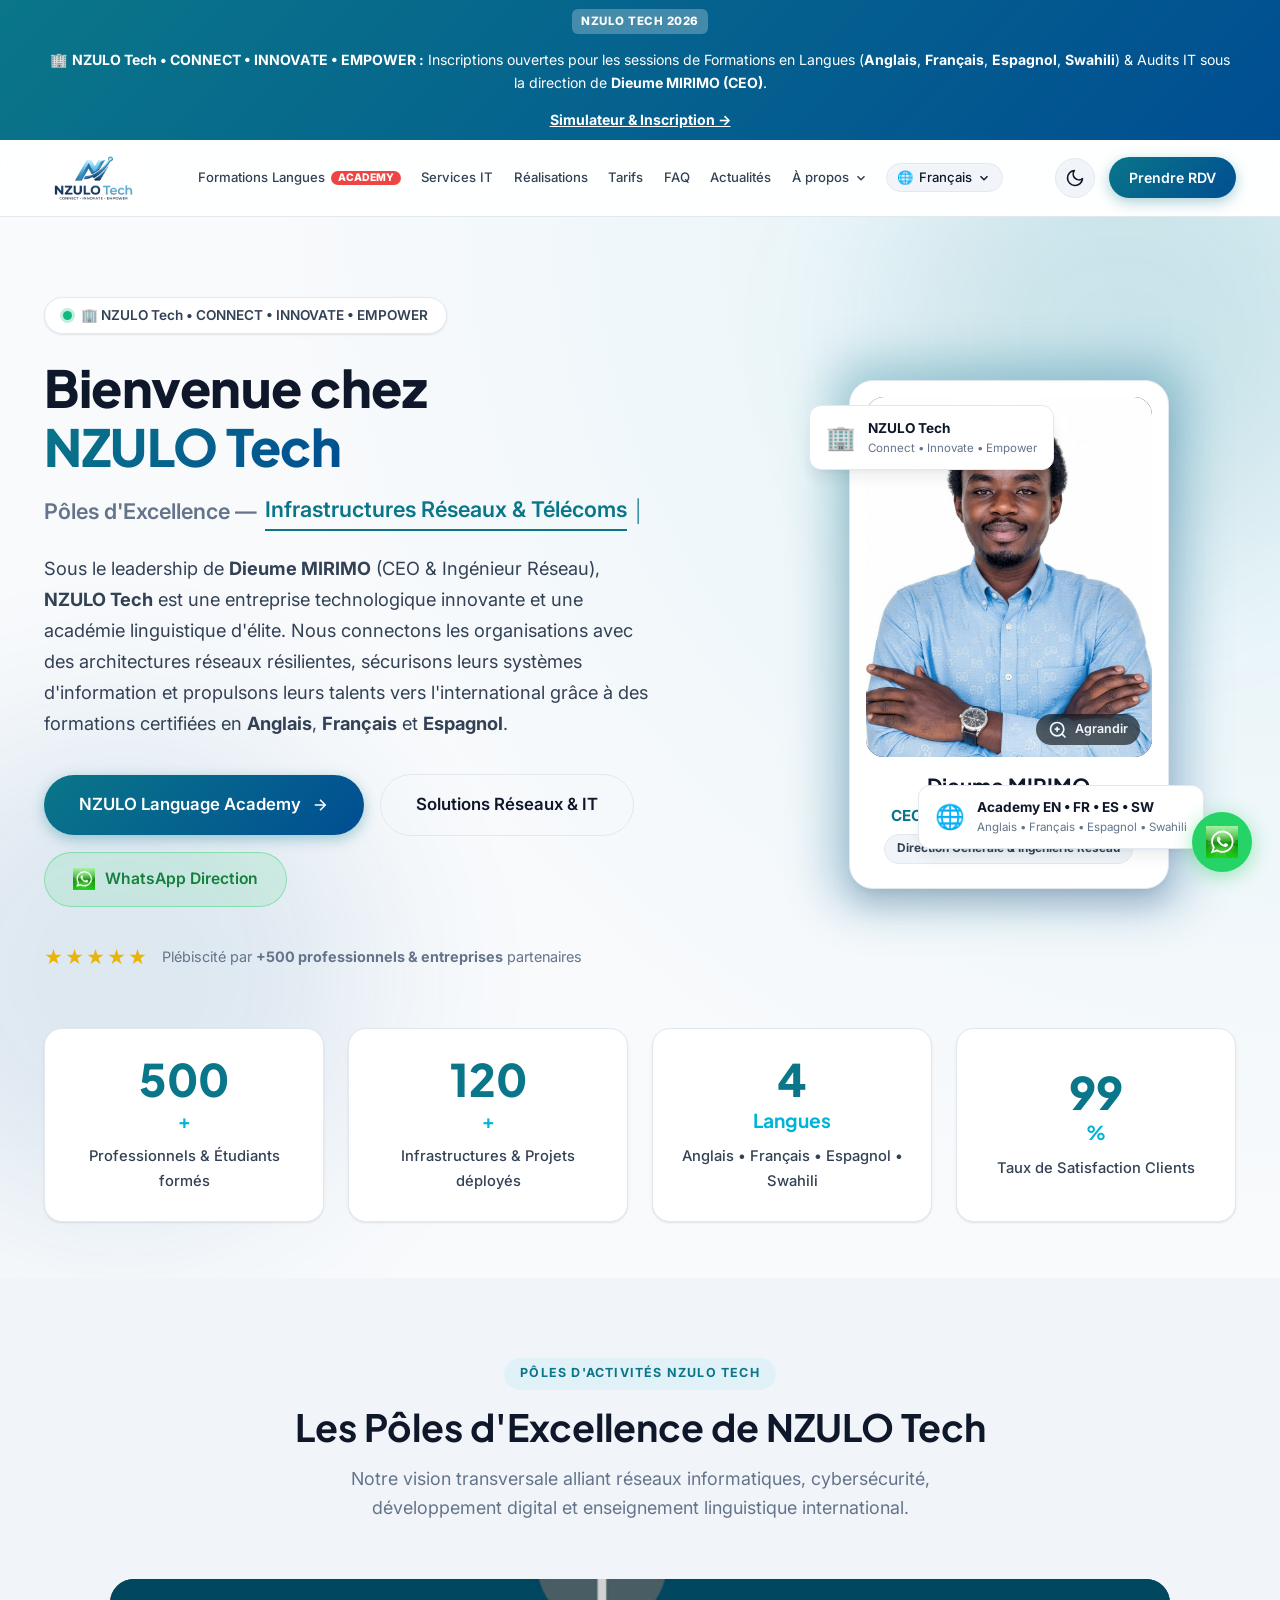
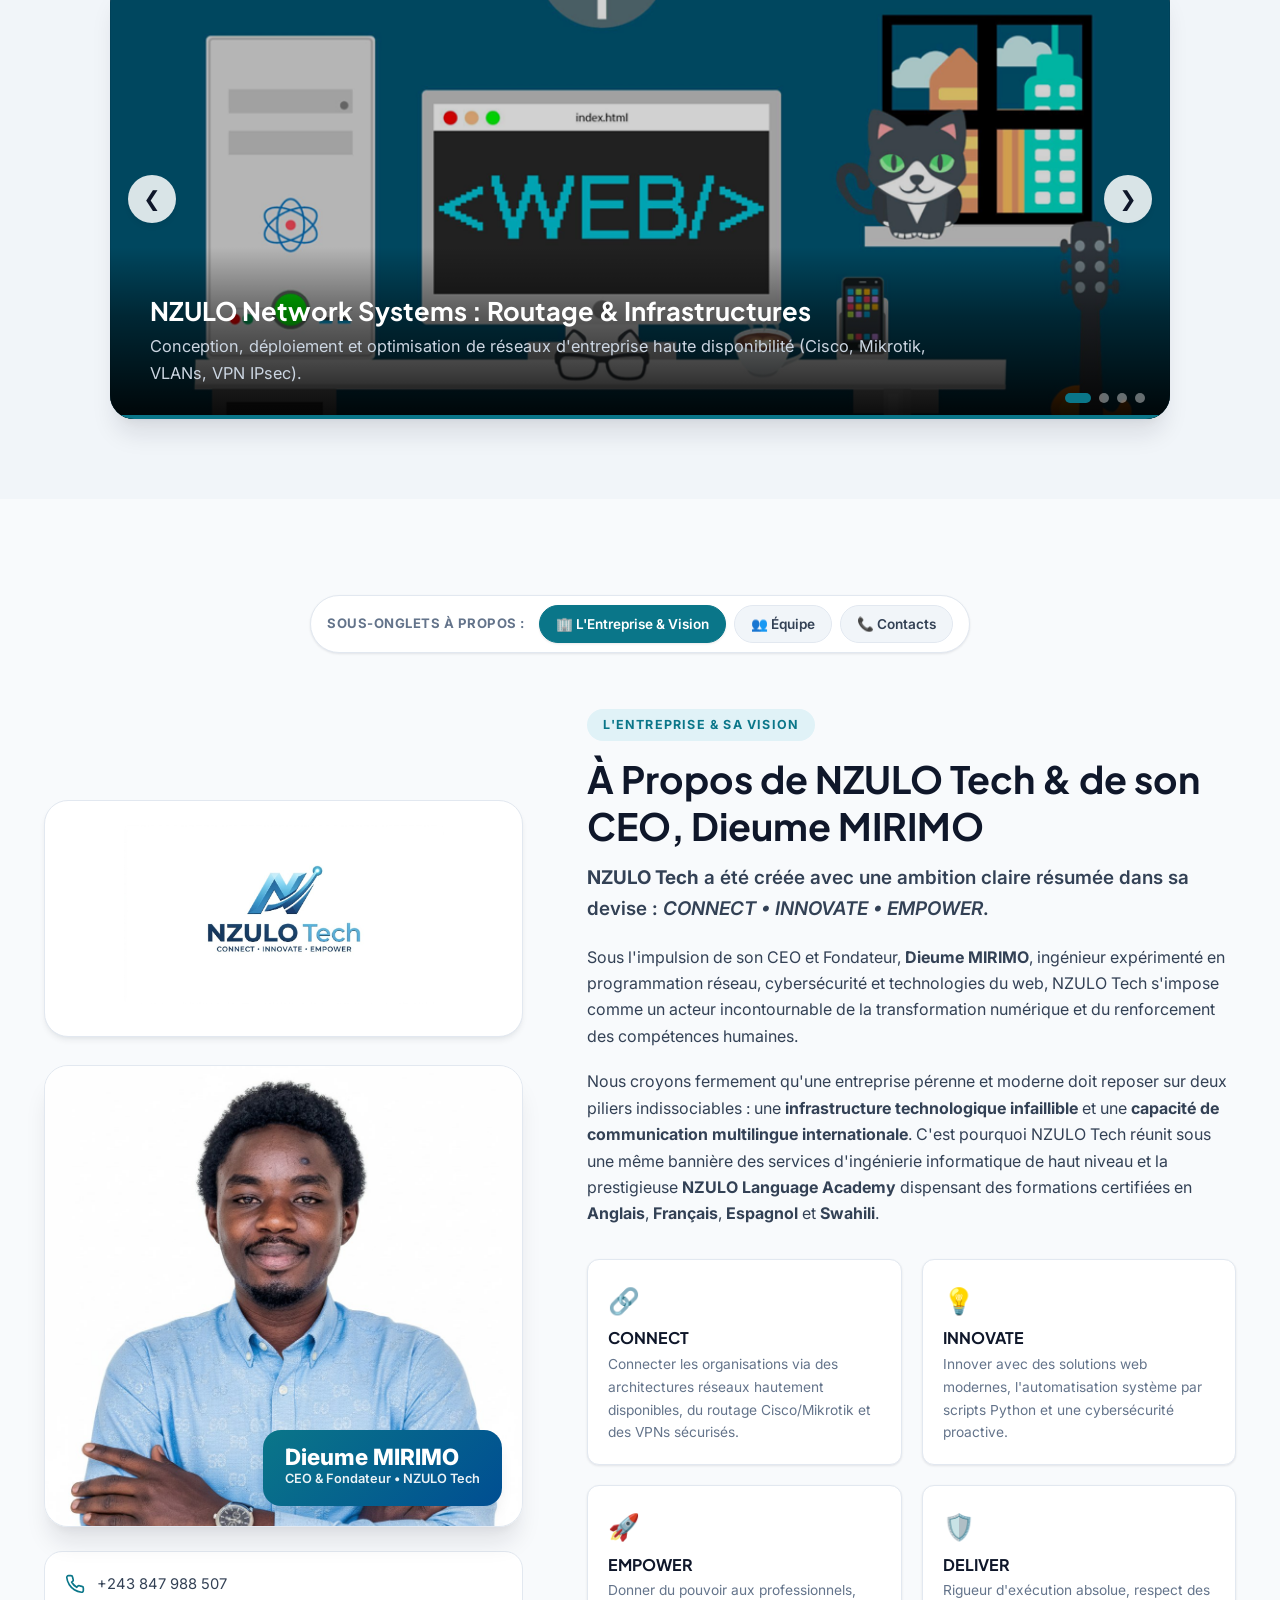
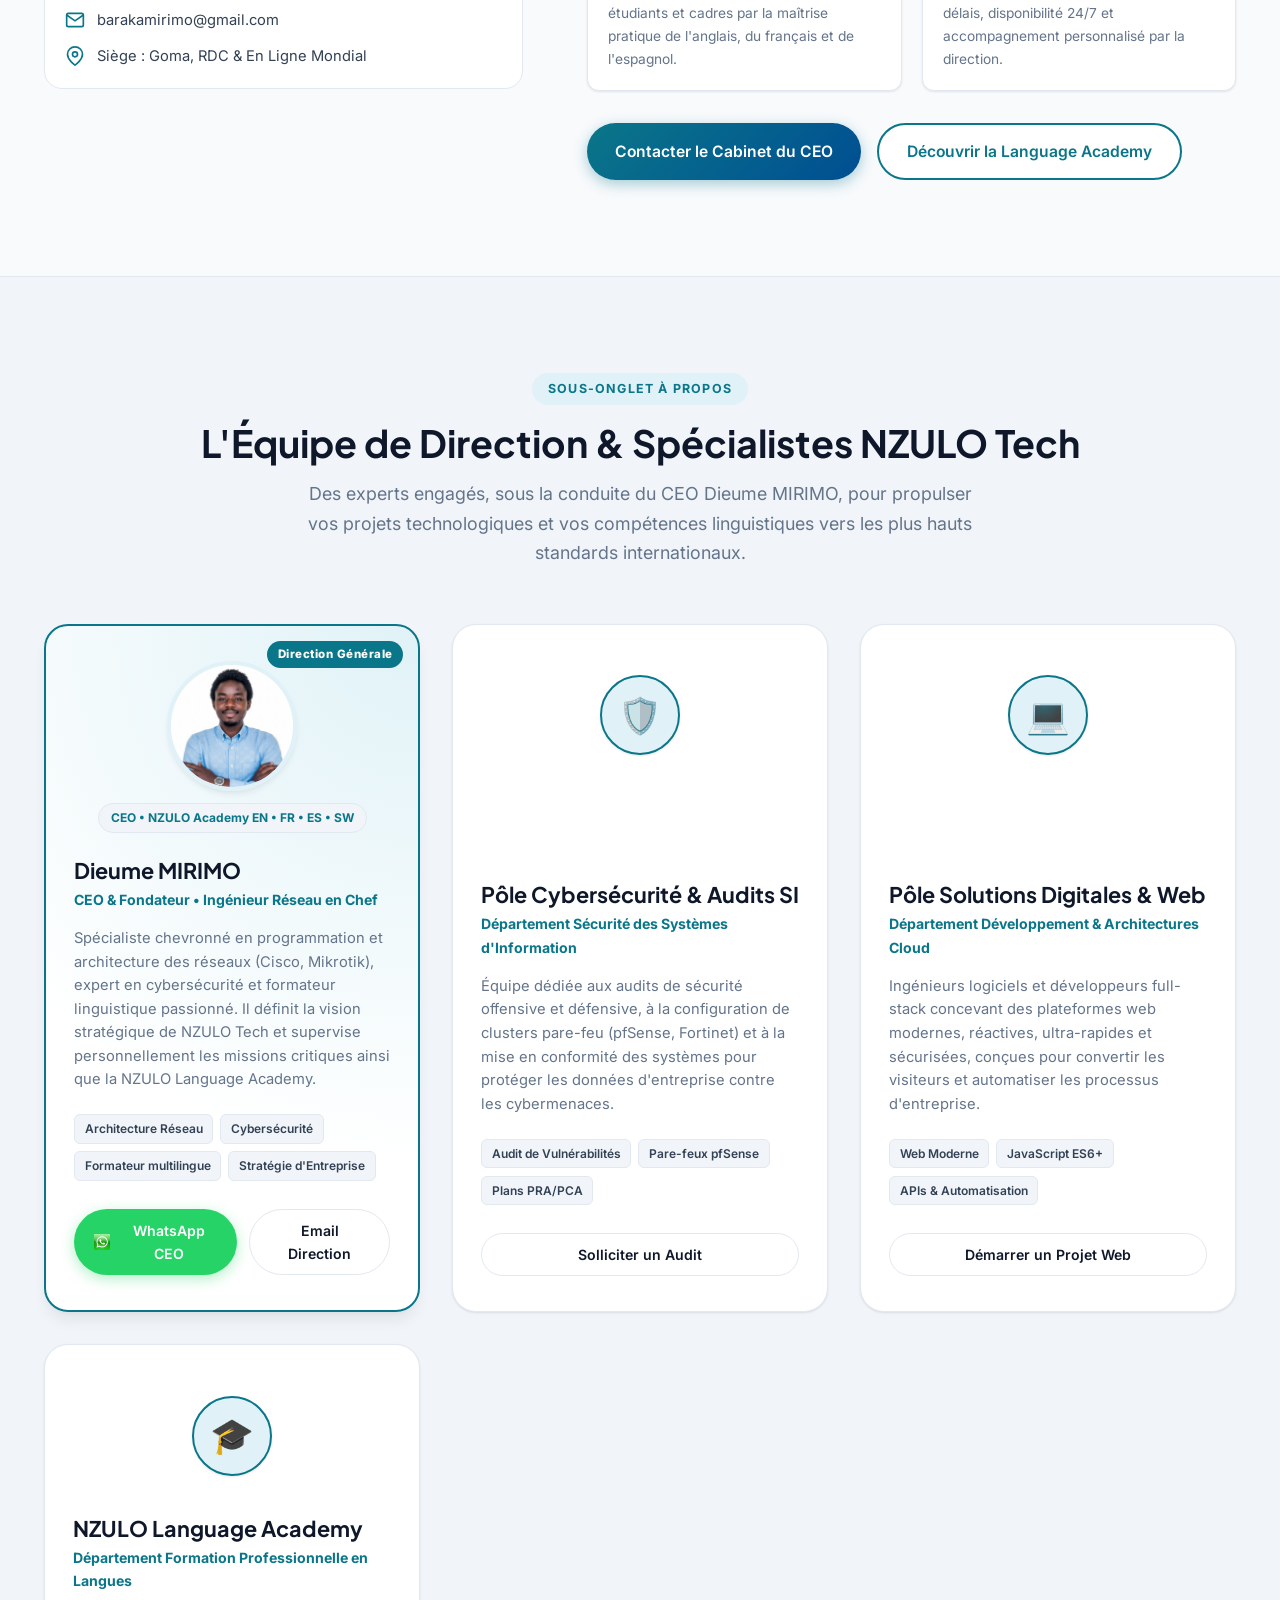
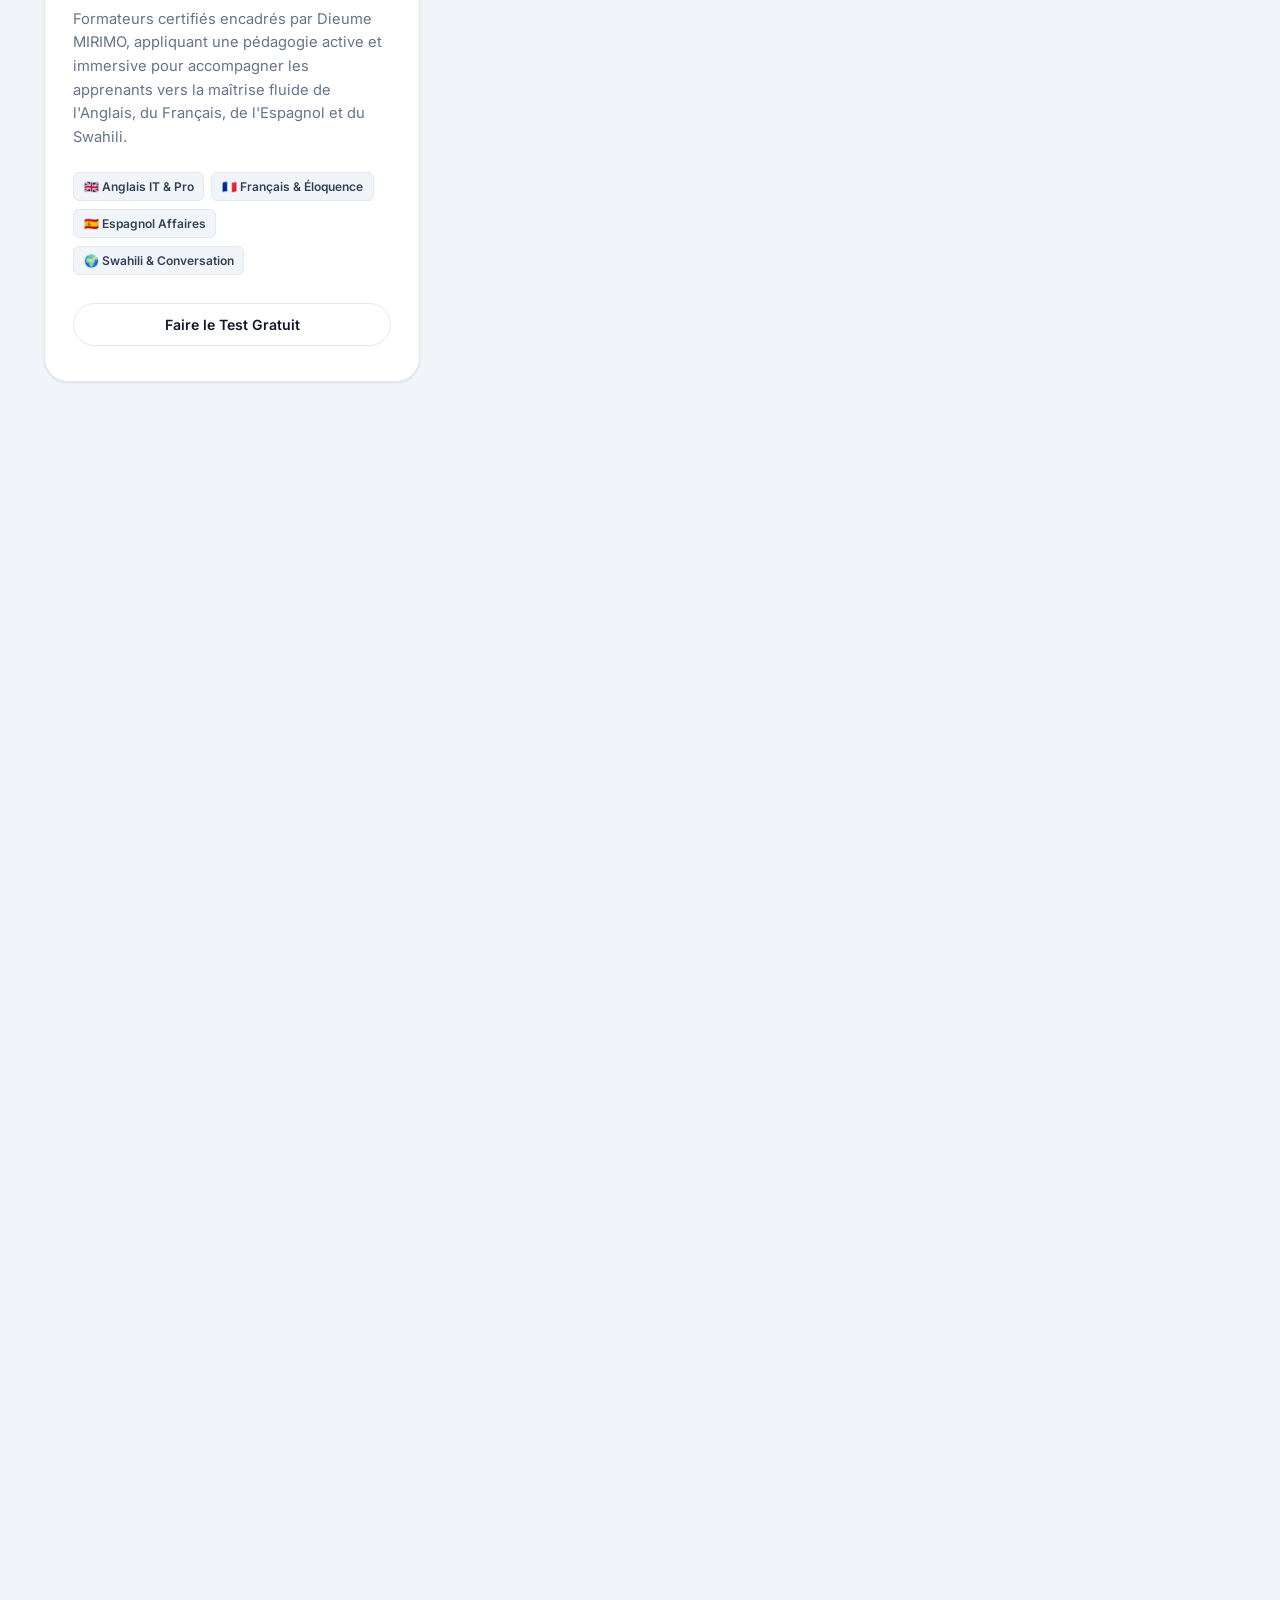
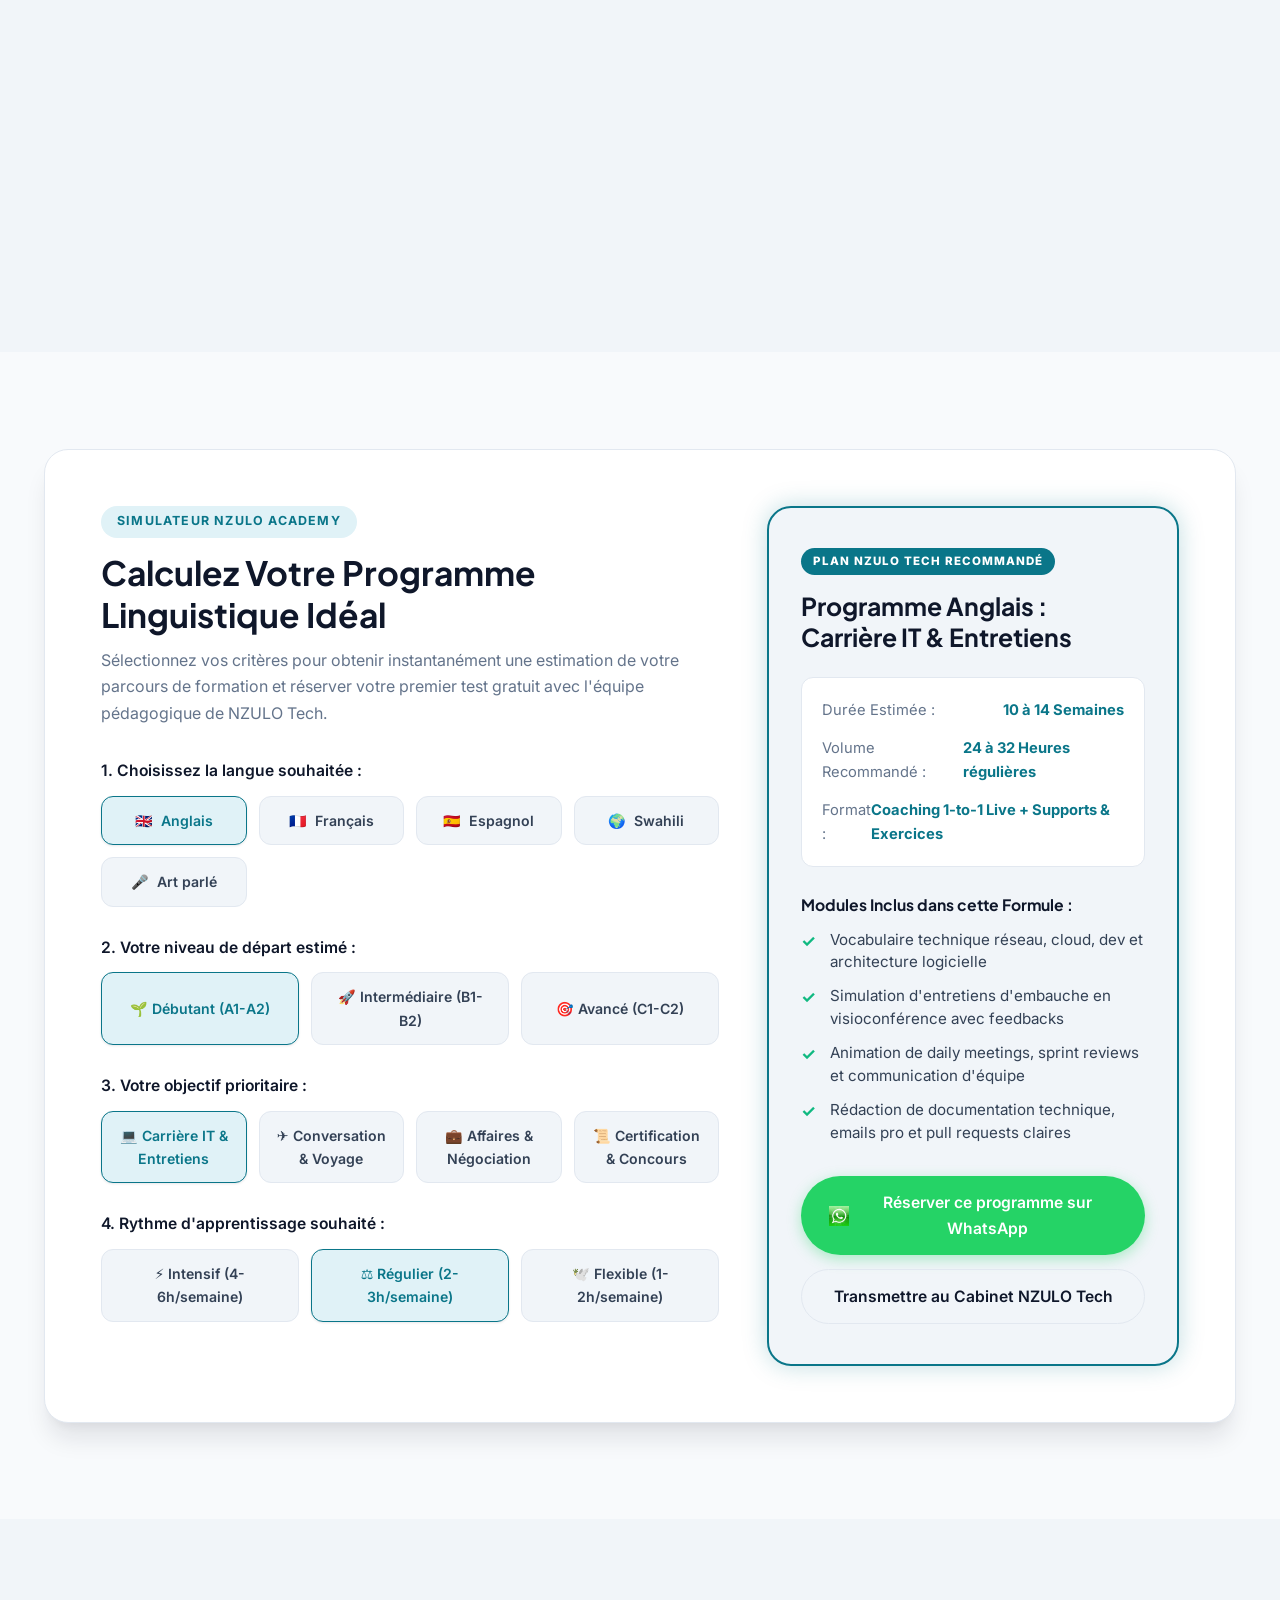
<file: index.html>
<!DOCTYPE html>
<html lang="fr" data-theme="light">

<head>
    <meta charset="UTF-8" />
    <meta name="viewport" content="width=device-width, initial-scale=1.0, maximum-scale=5.0" />
    <meta http-equiv="X-UA-Compatible" content="IE=edge" />
    <meta name="description"
        content="Site officiel de NZULO Tech - Entreprise technologique leader en solutions informatiques (réseaux, cybersécurité, développement web) et académie de formation en langues (Anglais, Français, Espagnol, Swahili). CEO : Dieume MIRIMO." />
    <meta name="author" content="NZULO Tech - Dieume MIRIMO (CEO)" />
    <meta name="keywords"
        content="NZULO Tech, Dieume MIRIMO, CEO NZULO Tech, formation langues, anglais tech, francais pro, espagnol affaires, cours swahili, kiswahili, programmation reseau, cybersecurite, developpeur web, IT Goma, RDC" />
    <meta name="robots" content="index, follow" />

    <!-- Open Graph / Meta pour réseaux sociaux -->
    <meta property="og:type" content="website" />
    <meta property="og:title" content="NZULO Tech | Connect • Innovate • Empower — CEO: Dieume MIRIMO" />
    <meta property="og:description"
        content="Solutions informatiques de pointe (Réseaux, Cybersécurité, Web) et Formations d'excellence en Langues (Anglais, Français, Espagnol, Swahili) avec NZULO Tech." />
    <meta property="og:image" content="nzulo-tech-logo.jpg" />

    <title>NZULO Tech</title>

    <!-- Optimisation DNS & Préconnexions -->
    <link rel="preconnect" href="https://fonts.googleapis.com" />
    <link rel="preconnect" href="https://fonts.gstatic.com" crossorigin />
    <link rel="dns-prefetch" href="https://fonts.googleapis.com" />
    <link rel="dns-prefetch" href="https://fonts.gstatic.com" />

    <!-- Google Fonts optimisé non-bloquant -->
    <link rel="preload" as="style"
        href="https://fonts.googleapis.com/css2?family=Plus+Jakarta+Sans:wght@500;600;700;800&family=Inter:wght@400;500;600;700&display=swap" />
    <link rel="stylesheet"
        href="https://fonts.googleapis.com/css2?family=Plus+Jakarta+Sans:wght@500;600;700;800&family=Inter:wght@400;500;600;700&display=swap"
        media="print" onload="this.media='all'" />
    <noscript>
        <link rel="stylesheet"
            href="https://fonts.googleapis.com/css2?family=Plus+Jakarta+Sans:wght@500;600;700;800&family=Inter:wght@400;500;600;700&display=swap" />
    </noscript>

    <link rel="stylesheet" href="style.css" />
    <link rel="icon" href="logo.png" type="image/png" sizes="32x32" />
    <link rel="shortcut icon" href="logo.png" type="image/png" />
    <link rel="apple-touch-icon" href="logo.png" />

    <!-- Préchargement uniquement du logo d'en-tête critique -->
    <link rel="preload" href="nzulo-logo-clean.png" as="image" fetchpriority="high" />
    <!-- Initialisation immédiate du Mode Clair comme thème principal -->
    <script>
        (function () {
            try {
                if (localStorage.getItem('dieume_theme')) localStorage.removeItem('dieume_theme');
                var saved = localStorage.getItem('nzulo_theme');
                if (saved === 'dark') {
                    document.documentElement.setAttribute('data-theme', 'dark');
                } else {
                    document.documentElement.setAttribute('data-theme', 'light');
                }
            } catch (e) {
                document.documentElement.setAttribute('data-theme', 'light');
            }
        })();
    </script>
</head>

<body>

    <!-- TOP ANNOUNCEMENT BAR -->
    <aside class="announcement-bar" aria-label="Annonce">
        <div class="container announcement-content">
            <span class="announcement-badge">NZULO TECH 2026</span>
            <p>🏢 <strong>NZULO Tech &bull; CONNECT &bull; INNOVATE &bull; EMPOWER :</strong> Inscriptions ouvertes pour
                les sessions de Formations en Langues (<strong>Anglais</strong>, <strong>Français</strong>,
                <strong>Espagnol</strong>, <strong>Swahili</strong>) & Audits IT sous la direction de <strong>Dieume MIRIMO (CEO)</strong>.</p>
            <a href="#simulator" class="announcement-link">Simulateur & Inscription &rarr;</a>
        </div>
    </aside>

    <!-- HEADER & NAVBAR -->
    <header id="main-header" class="site-header">
        <div class="container header-container">
            <a href="#hero" class="brand-logo" aria-label="Accueil NZULO Tech">
                <img src="nzulo-logo-clean.png" alt="Logo Officiel NZULO Tech" class="logo-img" fetchpriority="high"
                    decoding="async" width="155" height="48" />
            </a>

            <nav class="main-nav" aria-label="Navigation principale">
                <ul class="nav-links" id="desktop-nav">
                    <li id="nav-item-home" class="nav-item-home hidden-home"><a href="#hero"
                            class="nav-link active">Accueil</a></li>
                    <li>
                        <a href="#formations" class="nav-link highlight-nav">
                            Formations Langues
                            <span class="nav-pill">Academy</span>
                        </a>
                    </li>
                    <li><a href="#services" class="nav-link">Services IT</a></li>
                    <li><a href="#projects" class="nav-link">Réalisations</a></li>
                    <li><a href="#tarifs" class="nav-link">Tarifs</a></li>
                    <li><a href="#faq" class="nav-link">FAQ</a></li>
                    <li><a href="#actualites" class="nav-link">Actualités</a></li>
                    <li class="nav-dropdown">
                        <a href="#about" class="nav-link dropdown-toggle" id="about-dropdown-btn" aria-haspopup="true"
                            aria-expanded="false">
                            <span>À propos</span>
                            <svg class="dropdown-chevron" viewBox="0 0 24 24" width="14" height="14" fill="none"
                                stroke="currentColor" stroke-width="2.5">
                                <polyline points="6 9 12 15 18 9"></polyline>
                            </svg>
                        </a>
                        <ul class="dropdown-menu dropdown-menu-right" aria-label="Sous-menu À propos">
                            <li>
                                <a href="#team" class="dropdown-link">
                                    <span class="dropdown-icon">👥</span>
                                    <div class="dropdown-link-text">
                                        <strong>Équipe</strong>
                                        <small>Direction & Spécialistes NZULO Tech</small>
                                    </div>
                                </a>
                            </li>
                            <li>
                                <a href="#contact" class="dropdown-link">
                                    <span class="dropdown-icon">📞</span>
                                    <div class="dropdown-link-text">
                                        <strong>Contacts</strong>
                                        <small>Coordonnées officielles & RDV</small>
                                    </div>
                                </a>
                            </li>
                        </ul>
                    </li>
                    <li class="nav-dropdown language-dropdown">
                        <button type="button" class="nav-link dropdown-toggle language-toggle" aria-haspopup="true"
                            aria-expanded="false">
                            <span class="language-icon">🌐</span>
                            <span class="language-current">Français</span>
                            <svg class="dropdown-chevron" viewBox="0 0 24 24" width="14" height="14" fill="none"
                                stroke="currentColor" stroke-width="2.5">
                                <polyline points="6 9 12 15 18 9"></polyline>
                            </svg>
                        </button>
                        <ul class="dropdown-menu dropdown-menu-right language-menu" aria-label="Choisir la langue">
                            <li><button type="button" class="dropdown-link language-option active" data-language="fr"
                                    data-label="Français"><span class="dropdown-icon">🇫🇷</span><span
                                        class="dropdown-link-text"><strong>Français</strong></span></button></li>
                            <li><button type="button" class="dropdown-link language-option" data-language="en"
                                    data-label="English"><span class="dropdown-icon">🇬🇧</span><span
                                        class="dropdown-link-text"><strong>English</strong></span></button></li>
                            <li><button type="button" class="dropdown-link language-option" data-language="es"
                                    data-label="Español"><span class="dropdown-icon">🇪🇸</span><span
                                        class="dropdown-link-text"><strong>Español</strong></span></button></li>
                            <li><button type="button" class="dropdown-link language-option" data-language="sw"
                                    data-label="Swahili"><span class="dropdown-icon">🌍</span><span
                                        class="dropdown-link-text"><strong>Swahili</strong></span></button></li>
                        </ul>
                    </li>
                </ul>
            </nav>

            <div class="header-actions">
                <button id="theme-toggle" class="icon-btn theme-toggle" aria-label="Changer de thème clair/sombre"
                    title="Mode Sombre / Clair">
                    <svg class="sun-icon" viewBox="0 0 24 24" width="20" height="20" stroke="currentColor"
                        stroke-width="2" fill="none" stroke-linecap="round" stroke-linejoin="round">
                        <circle cx="12" cy="12" r="5"></circle>
                        <line x1="12" y1="1" x2="12" y2="3"></line>
                        <line x1="12" y1="21" x2="12" y2="23"></line>
                        <line x1="4.22" y1="4.22" x2="5.64" y2="5.64"></line>
                        <line x1="18.36" y1="18.36" x2="19.78" y2="19.78"></line>
                        <line x1="1" y1="12" x2="3" y2="12"></line>
                        <line x1="21" y1="12" x2="23" y2="12"></line>
                        <line x1="4.22" y1="19.78" x2="5.64" y2="18.36"></line>
                        <line x1="18.36" y1="5.64" x2="19.78" y2="4.22"></line>
                    </svg>
                    <svg class="moon-icon" viewBox="0 0 24 24" width="20" height="20" stroke="currentColor"
                        stroke-width="2" fill="none" stroke-linecap="round" stroke-linejoin="round">
                        <path d="M21 12.79A9 9 0 1 1 11.21 3 7 7 0 0 0 21 12.79z"></path>
                    </svg>
                </button>

                <a href="#contact" class="btn btn-sm btn-primary header-cta-btn">Prendre RDV</a>

                <button id="mobile-toggle" class="hamburger-btn" aria-label="Ouvrir le menu de navigation"
                    aria-expanded="false">
                    <span class="bar"></span>
                    <span class="bar"></span>
                    <span class="bar"></span>
                </button>
            </div>
        </div>

        <div id="mobile-menu" class="mobile-nav-drawer" aria-hidden="true">
            <div class="mobile-nav-inner">
                <div class="mobile-nav-brand">
                    <img src="nzulo-logo-clean.png" alt="Logo NZULO Tech" class="mobile-logo-img" loading="lazy"
                        decoding="async" width="150" height="44" />
                </div>
                <ul class="mobile-nav-list">
                    <li id="mobile-nav-item-home" class="mobile-nav-item-home hidden-home"><a href="#hero"
                            class="mobile-nav-link active">Accueil</a></li>
                    <li><a href="#formations" class="mobile-nav-link highlight-mobile">🎓 NZULO Language Academy
                            (EN • FR • ES • SW)</a></li>
                    <li><a href="#services" class="mobile-nav-link">Solutions IT & Réseaux</a></li>
                    <li><a href="#projects" class="mobile-nav-link">Missions & Études de Cas</a></li>
                    <li><a href="#tarifs" class="mobile-nav-link">Formules d'Entreprise</a></li>
                    <li><a href="#faq" class="mobile-nav-link">Foire Aux Questions</a></li>
                    <li><a href="#actualites" class="mobile-nav-link">Actualités</a></li>
                    <li class="mobile-nav-item-dropdown">
                        <div class="mobile-dropdown-header">
                            <a href="#about" class="mobile-nav-link">À propos</a>
                            <button type="button" class="mobile-subnav-toggle" aria-expanded="false"
                                aria-label="Afficher les sous-onglets"><span>▾</span></button>
                        </div>
                        <ul class="mobile-subnav-list">
                            <li><a href="#team" class="mobile-subnav-link"><span class="subnav-bullet">👥</span><span>Équipe</span></a></li>
                            <li><a href="#contact" class="mobile-subnav-link"><span class="subnav-bullet">📞</span><span>Contacts</span></a></li>
                        </ul>
                    </li>
                    <li class="mobile-nav-item-dropdown mobile-language-dropdown">
                        <div class="mobile-dropdown-header">
                            <button type="button" class="mobile-nav-link language-mobile-toggle" aria-expanded="false">
                                <span>🌐 Langue : <span class="language-current-mobile">Français</span></span>
                            </button>
                            <button type="button" class="mobile-subnav-toggle mobile-language-toggle"
                                aria-expanded="false" aria-label="Afficher les langues"><span>▾</span></button>
                        </div>
                        <ul class="mobile-subnav-list mobile-language-menu">
                            <li><button type="button" class="mobile-subnav-link language-option" data-language="fr"
                                    data-label="Français"><span class="subnav-bullet">🇫🇷</span><span>Français</span></button></li>
                            <li><button type="button" class="mobile-subnav-link language-option" data-language="en"
                                    data-label="English"><span class="subnav-bullet">🇬🇧</span><span>English</span></button></li>
                            <li><button type="button" class="mobile-subnav-link language-option" data-language="es"
                                    data-label="Español"><span class="subnav-bullet">🇪🇸</span><span>Español</span></button></li>
                            <li><button type="button" class="mobile-subnav-link language-option" data-language="sw"
                                    data-label="Swahili"><span class="subnav-bullet">🌍</span><span>Swahili</span></button></li>
                        </ul>
                    </li>
                </ul>
                <div class="mobile-nav-footer">
                    <a href="https://wa.me/243847988507" class="btn btn-whatsapp w-100" target="_blank" rel="noopener">
                        <img src="whatsapp.png" alt="WhatsApp" class="btn-icon-img" loading="lazy" decoding="async"
                            width="20" height="20" />
                        WhatsApp Direction (+243 847 988 507)
                    </a>
                </div>
            </div>
        </div>
    </header>

    <!-- MAIN CONTENT -->
    <main>

        <!-- HERO SECTION -->
        <section id="hero" class="hero-section">
            <div class="hero-bg-shapes" aria-hidden="true">
                <div class="shape shape-1"></div>
                <div class="shape shape-2"></div>
                <div class="shape shape-grid"></div>
            </div>

            <div class="container hero-container">
                <div class="hero-content">
                    <div class="hero-badge">
                        <span class="badge-dot"></span>
                        <span>🏢 NZULO Tech &bull; CONNECT &bull; INNOVATE &bull; EMPOWER</span>
                    </div>

                    <h1 class="hero-title">
                        Bienvenue chez <span class="highlight-text">NZULO Tech</span>
                    </h1>

                    <div class="hero-typed-wrapper">
                        <span class="typed-prefix">Pôles d'Excellence &mdash;</span>
                        <span id="typed-output" class="typed-text"></span>
                        <span class="typed-cursor">|</span>
                    </div>

                    <p class="hero-desc">
                        Sous le leadership de <strong>Dieume MIRIMO</strong> (CEO & Ingénieur Réseau), <strong>NZULO
                            Tech</strong> est une entreprise technologique innovante et une académie linguistique
                        d'élite. Nous connectons les organisations avec des architectures réseaux résilientes,
                        sécurisons leurs systèmes d'information et propulsons leurs talents vers l'international grâce à
                        des formations certifiées en <strong>Anglais</strong>, <strong>Français</strong> et
                        <strong>Espagnol</strong>.
                    </p>

                    <div class="hero-actions">
                        <a href="#formations" class="btn btn-primary btn-lg">
                            <span>NZULO Language Academy</span>
                            <svg viewBox="0 0 24 24" width="18" height="18" fill="none" stroke="currentColor"
                                stroke-width="2"><path d="M5 12h14M12 5l7 7-7 7" /></svg>
                        </a>
                        <a href="#services" class="btn btn-outline btn-lg">
                            <span>Solutions Réseaux & IT</span>
                        </a>
                        <a href="https://wa.me/243847988507?text=Bonjour%20NZULO%20Tech,%20je%20souhaite%20contacter%20votre%20direction%20pour%20un%20projet"
                            class="btn btn-whatsapp-hero" target="_blank" rel="noopener"
                            title="Échanger directement avec la direction sur WhatsApp">
                            <img src="whatsapp.png" alt="WhatsApp" width="22" height="22" loading="lazy"
                                decoding="async" />
                            <span>WhatsApp Direction</span>
                        </a>
                    </div>

                    <div class="hero-trust">
                        <div class="trust-stars">★★★★★</div>
                        <span class="trust-text">Plébiscité par <strong>+500 professionnels & entreprises</strong>
                            partenaires</span>
                    </div>
                </div>

                <div class="hero-media">
                    <div class="profile-card-wrapper">
                        <div class="profile-glow"></div>
                        <div class="profile-card">
                            <div class="photo-container">
                                <img src="Dieume.jpg" alt="Dieume MIRIMO - CEO de NZULO Tech" id="profile-photo"
                                    class="clickable-photo" fetchpriority="high" decoding="async" width="300"
                                    height="320" title="Cliquez pour agrandir la photo de Dieume MIRIMO" />
                                <div class="photo-overlay-hint">
                                    <svg viewBox="0 0 24 24" width="20" height="20" stroke="currentColor" fill="none"
                                        stroke-width="2">
                                        <circle cx="11" cy="11" r="8"></circle>
                                        <line x1="21" y1="21" x2="16.65" y2="16.65"></line>
                                        <line x1="11" y1="8" x2="11" y2="14"></line>
                                        <line x1="8" y1="11" x2="14" y2="11"></line>
                                    </svg>
                                    <span>Agrandir</span>
                                </div>
                            </div>
                            <div class="profile-meta">
                                <h3>Dieume MIRIMO</h3>
                                <p class="ceo-title">CEO & Fondateur &bull; NZULO Tech</p>
                                <span class="ceo-badge">Direction Générale & Ingénierie Réseau</span>
                            </div>
                        </div>

                        <div class="floating-badge badge-top-left">
                            <span class="badge-icon">🏢</span>
                            <div class="badge-text">
                                <strong>NZULO Tech</strong>
                                <span>Connect • Innovate • Empower</span>
                            </div>
                        </div>

                        <div class="floating-badge badge-bottom-right">
                            <span class="badge-icon">🌐</span>
                            <div class="badge-text">
                                <strong>Academy EN • FR • ES • SW</strong>
                                <span>Anglais • Français • Espagnol • Swahili</span>
                            </div>
                        </div>
                    </div>
                </div>
            </div>

            <div class="container hero-stats-container">
                <div class="stats-grid">
                    <div class="stat-card">
                        <div class="stat-number" data-target="500">0</div>
                        <div class="stat-plus">+</div>
                        <p class="stat-label">Professionnels & Étudiants formés</p>
                    </div>
                    <div class="stat-card">
                        <div class="stat-number" data-target="120">0</div>
                        <div class="stat-plus">+</div>
                        <p class="stat-label">Infrastructures & Projets déployés</p>
                    </div>
                    <div class="stat-card">
                        <div class="stat-number" data-target="4">0</div>
                        <div class="stat-plus">Langues</div>
                        <p class="stat-label">Anglais • Français • Espagnol • Swahili</p>
                    </div>
                    <div class="stat-card">
                        <div class="stat-number" data-target="99">0</div>
                        <div class="stat-plus">%</div>
                        <p class="stat-label">Taux de Satisfaction Clients</p>
                    </div>
                </div>
            </div>
        </section>

        <!-- VISUAL SHOWCASE / CAROUSEL -->
        <section id="showcase" class="showcase-section">
            <div class="container">
                <div class="section-header text-center">
                    <span class="section-tag">PÔLES D'ACTIVITÉS NZULO TECH</span>
                    <h2 class="section-title">Les Pôles d'Excellence de NZULO Tech</h2>
                    <p class="section-subtitle">Notre vision transversale alliant réseaux informatiques, cybersécurité,
                        développement digital et enseignement linguistique international.</p>
                </div>

                <div class="carousel-container" id="home-carousel">
                    <div class="carousel-track">
                        <div class="carousel-slide active">
                            <img src="animation1.png" alt="NZULO Network Systems" fetchpriority="high" decoding="async"
                                width="1000" height="627" />
                            <div class="slide-caption">
                                <h3>NZULO Network Systems : Routage & Infrastructures</h3>
                                <p>Conception, déploiement et optimisation de réseaux d'entreprise haute disponibilité
                                    (Cisco, Mikrotik, VLANs, VPN IPsec).</p>
                            </div>
                        </div>
                        <div class="carousel-slide">
                            <img src="animation2.png" alt="NZULO CyberDefense" loading="lazy" decoding="async"
                                width="1000" height="407" />
                            <div class="slide-caption">
                                <h3>NZULO CyberDefense : Sécurité & Audit des Systèmes</h3>
                                <p>Audits rigoureux, protection pare-feu pfSense/Fortinet, détection proactive des
                                    vulnérabilités et plans de continuité d'activité (PRA).</p>
                            </div>
                        </div>
                        <div class="carousel-slide">
                            <img src="animation3.png" alt="NZULO Digital Solutions" loading="lazy" decoding="async"
                                width="473" height="314" />
                            <div class="slide-caption">
                                <h3>NZULO Digital : Développement Web & Systèmes Cloud</h3>
                                <p>Création d'interfaces web réactives, ultra-rapides et sécurisées pour propulser votre
                                    visibilité et vos processus d'affaires.</p>
                            </div>
                        </div>
                        <div class="carousel-slide">
                            <img src="animation4.png" alt="NZULO Language Academy" loading="lazy" decoding="async"
                                width="866" height="316" />
                            <div class="slide-caption">
                                <h3>NZULO Language Academy : Anglais • Français • Espagnol • Swahili</h3>
                                <p>Apprentissage immersif axé sur la pratique orale, l'anglais technique pour l'IT,
                                    l'art oratoire français, la négociation en espagnol et la communication en swahili.</p>
                            </div>
                        </div>
                    </div>

                    <button class="carousel-arrow prev" aria-label="Diapositive précédente">&#10094;</button>
                    <button class="carousel-arrow next" aria-label="Diapositive suivante">&#10095;</button>

                    <div class="carousel-indicators">
                        <button class="dot active" aria-label="Aller à la diapositive 1"></button>
                        <button class="dot" aria-label="Aller à la diapositive 2"></button>
                        <button class="dot" aria-label="Aller à la diapositive 3"></button>
                        <button class="dot" aria-label="Aller à la diapositive 4"></button>
                    </div>

                    <div class="carousel-progress-bar">
                        <div class="progress-fill"></div>
                    </div>
                </div>
            </div>
        </section>

        <!-- ABOUT SECTION -->
        <section id="about" class="about-section">
            <div class="container">

                <!-- Navigation des Sous-onglets À Propos (Équipe & Contacts) -->
                <div class="about-subtabs-bar">
                    <span class="subtabs-label">Sous-onglets À propos :</span>
                    <div class="subtabs-group">
                        <a href="#about" class="subtab-pill active">🏢 L'Entreprise & Vision</a>
                        <a href="#team" class="subtab-pill">👥 Équipe</a>
                        <a href="#contact" class="subtab-pill">📞 Contacts</a>
                    </div>
                </div>

                <div class="about-grid">
                    <div class="about-image-col">
                        <!-- Logo officiel de l'entreprise mis en valeur -->
                        <div class="company-logo-card">
                            <img src="nzulo-tech-logo.jpg" alt="Logo Officiel NZULO Tech" class="company-showcase-img"
                                loading="lazy" decoding="async" width="320" height="178" />
                        </div>

                        <div class="about-card-visual">
                            <img src="Dieume.jpg" alt="Dieume MIRIMO - CEO de NZULO Tech" class="about-img"
                                loading="lazy" decoding="async" width="400" height="425" />
                            <div class="experience-badge">
                                <span class="exp-number">Dieume MIRIMO</span>
                                <span class="exp-text">CEO & Fondateur • NZULO Tech</span>
                            </div>
                        </div>

                        <div class="about-contact-quick">
                            <div class="quick-item">
                                <svg viewBox="0 0 24 24" width="20" height="20" fill="none" stroke="currentColor"
                                    stroke-width="2">
                                    <path
                                        d="M22 16.92v3a2 2 0 0 1-2.18 2 19.79 19.79 0 0 1-8.63-3.07 19.5 19.5 0 0 1-6-6 19.79 19.79 0 0 1-3.07-8.67A2 2 0 0 1 4.11 2h3a2 2 0 0 1 2 1.72 12.84 12.84 0 0 0 .7 2.81 2 2 0 0 1-.45 2.11L8.09 9.91a16 16 0 0 0 6 6l1.27-1.27a2 2 0 0 1 2.11-.45 12.84 12.84 0 0 0 2.81.7A2 2 0 0 1 22 16.92z">
                                    </path>
                                </svg>
                                <span>+243 847 988 507</span>
                            </div>
                            <div class="quick-item">
                                <svg viewBox="0 0 24 24" width="20" height="20" fill="none" stroke="currentColor"
                                    stroke-width="2">
                                    <path
                                        d="M4 4h16c1.1 0 2 .9 2 2v12c0 1.1-.9 2-2 2H4c-1.1 0-2-.9-2-2V6c0-1.1.9-2 2-2z">
                                    </path>
                                    <polyline points="22,6 12,13 2,6"></polyline>
                                </svg>
                                <span>barakamirimo@gmail.com</span>
                            </div>
                            <div class="quick-item">
                                <svg viewBox="0 0 24 24" width="20" height="20" fill="none" stroke="currentColor"
                                    stroke-width="2">
                                    <path d="M21 10c0 7-9 13-9 13s-9-6-9-13a9 9 0 0 1 18 0z"></path>
                                    <circle cx="12" cy="10" r="3"></circle>
                                </svg>
                                <span>Siège : Goma, RDC & En Ligne Mondial</span>
                            </div>
                        </div>
                    </div>

                    <div class="about-text-col">
                        <span class="section-tag">L'ENTREPRISE & SA VISION</span>
                        <h2 class="section-title">À Propos de NZULO Tech & de son CEO, Dieume MIRIMO</h2>

                        <p class="lead-text">
                            <strong>NZULO Tech</strong> a été créée avec une ambition claire résumée dans sa devise :
                            <em>CONNECT • INNOVATE • EMPOWER</em>.
                        </p>

                        <p>
                            Sous l'impulsion de son CEO et Fondateur, <strong>Dieume MIRIMO</strong>, ingénieur
                            expérimenté en programmation réseau, cybersécurité et technologies du web, NZULO Tech
                            s'impose comme un acteur incontournable de la transformation numérique et du renforcement
                            des compétences humaines.
                        </p>

                        <p>
                            Nous croyons fermement qu'une entreprise pérenne et moderne doit reposer sur deux piliers
                            indissociables : une <strong>infrastructure technologique infaillible</strong> et une
                            <strong>capacité de communication multilingue internationale</strong>. C'est pourquoi NZULO
                            Tech réunit sous une même bannière des services d'ingénierie informatique de haut niveau et
                            la prestigieuse <strong>NZULO Language Academy</strong> dispensant des formations certifiées
                            en <strong>Anglais</strong>, <strong>Français</strong>, <strong>Espagnol</strong> et
                            <strong>Swahili</strong>.
                        </p>

                        <div class="about-pillars">
                            <div class="pillar-card">
                                <div class="pillar-icon">🔗</div>
                                <h4>CONNECT</h4>
                                <p>Connecter les organisations via des architectures réseaux hautement disponibles, du
                                    routage Cisco/Mikrotik et des VPNs sécurisés.</p>
                            </div>
                            <div class="pillar-card">
                                <div class="pillar-icon">💡</div>
                                <h4>INNOVATE</h4>
                                <p>Innover avec des solutions web modernes, l'automatisation système par scripts Python
                                    et une cybersécurité proactive.</p>
                            </div>
                            <div class="pillar-card">
                                <div class="pillar-icon">🚀</div>
                                <h4>EMPOWER</h4>
                                <p>Donner du pouvoir aux professionnels, étudiants et cadres par la maîtrise pratique de
                                    l'anglais, du français et de l'espagnol.</p>
                            </div>
                            <div class="pillar-card">
                                <div class="pillar-icon">🛡️</div>
                                <h4>DELIVER</h4>
                                <p>Rigueur d'exécution absolue, respect des délais, disponibilité 24/7 et accompagnement
                                    personnalisé par la direction.</p>
                            </div>
                        </div>

                        <div class="about-cta-row">
                            <a href="#contact" class="btn btn-primary">Contacter le Cabinet du CEO</a>
                            <a href="#formations" class="btn btn-secondary">Découvrir la Language Academy</a>
                        </div>
                    </div>
                </div>
            </div>
        </section>

        <!-- SECTION ÉQUIPE (SOUS-ONGLET À PROPOS) -->
        <section id="team" class="team-section">
            <div class="container">
                <div class="section-header text-center">
                    <span class="section-tag">SOUS-ONGLET À PROPOS</span>
                    <h2 class="section-title">L'Équipe de Direction & Spécialistes NZULO Tech</h2>
                    <p class="section-subtitle">
                        Des experts engagés, sous la conduite du CEO Dieume MIRIMO, pour propulser vos projets
                        technologiques et vos compétences linguistiques vers les plus hauts standards internationaux.
                    </p>
                </div>

                <div class="team-grid">

                    <!-- Membre 1 : CEO Dieume MIRIMO (Featured Leader) -->
                    <div class="team-card team-card-ceo">
                        <div class="team-card-badge">Direction Générale</div>
                        <div class="team-avatar-box">
                            <img src="Dieume.jpg" alt="Dieume MIRIMO - CEO NZULO Tech" class="team-img clickable-photo"
                                id="team-ceo-photo" loading="lazy" decoding="async" width="320" height="340"
                                title="Cliquer pour agrandir la photo de Dieume MIRIMO" />
                            <div class="team-flag-pill">CEO &bull; NZULO Academy EN • FR • ES • SW</div>
                        </div>
                        <div class="team-info">
                            <h3>Dieume MIRIMO</h3>
                            <p class="team-role">CEO & Fondateur • Ingénieur Réseau en Chef</p>
                            <p class="team-bio">
                                Spécialiste chevronné en programmation et architecture des réseaux (Cisco, Mikrotik),
                                expert en cybersécurité et formateur linguistique passionné. Il définit la vision
                                stratégique de NZULO Tech et supervise personnellement les missions critiques ainsi que
                                la NZULO Language Academy.
                            </p>
                            <div class="team-tags">
                                <span>Architecture Réseau</span>
                                <span>Cybersécurité</span>
                                <span>Formateur multilingue</span>
                                <span>Stratégie d'Entreprise</span>
                            </div>
                            <div class="team-contact-actions">
                                <a href="https://wa.me/243847988507" class="btn btn-sm btn-whatsapp" target="_blank"
                                    rel="noopener">
                                    <img src="whatsapp.png" alt="WhatsApp" width="16" height="16" loading="lazy"
                                        decoding="async" />
                                    <span>WhatsApp CEO</span>
                                </a>
                                <a href="mailto:barakamirimo@gmail.com" class="btn btn-sm btn-outline">
                                    <span>Email Direction</span>
                                </a>
                            </div>
                        </div>
                    </div>

                    <!-- Membre 2 : Lead Cybersécurité & Audits -->
                    <div class="team-card">
                        <div class="team-avatar-box placeholder-avatar">
                            <div class="avatar-icon-circle">🛡️</div>
                        </div>
                        <div class="team-info">
                            <h3>Pôle Cybersécurité & Audits SI</h3>
                            <p class="team-role">Département Sécurité des Systèmes d'Information</p>
                            <p class="team-bio">
                                Équipe dédiée aux audits de sécurité offensive et défensive, à la configuration de
                                clusters pare-feu (pfSense, Fortinet) et à la mise en conformité des systèmes pour
                                protéger les données d'entreprise contre les cybermenaces.
                            </p>
                            <div class="team-tags">
                                <span>Audit de Vulnérabilités</span>
                                <span>Pare-feux pfSense</span>
                                <span>Plans PRA/PCA</span>
                            </div>
                            <div class="team-contact-actions">
                                <a href="#contact" class="btn btn-sm btn-outline w-100">Solliciter un Audit</a>
                            </div>
                        </div>
                    </div>

                    <!-- Membre 3 : Lead Développement Web & Cloud -->
                    <div class="team-card">
                        <div class="team-avatar-box placeholder-avatar">
                            <div class="avatar-icon-circle">💻</div>
                        </div>
                        <div class="team-info">
                            <h3>Pôle Solutions Digitales & Web</h3>
                            <p class="team-role">Département Développement & Architectures Cloud</p>
                            <p class="team-bio">
                                Ingénieurs logiciels et développeurs full-stack concevant des plateformes web modernes,
                                réactives, ultra-rapides et sécurisées, conçues pour convertir les visiteurs et
                                automatiser les processus d'entreprise.
                            </p>
                            <div class="team-tags">
                                <span>Web Moderne</span>
                                <span>JavaScript ES6+</span>
                                <span>APIs & Automatisation</span>
                            </div>
                            <div class="team-contact-actions">
                                <a href="#contact" class="btn btn-sm btn-outline w-100">Démarrer un Projet Web</a>
                            </div>
                        </div>
                    </div>

                    <!-- Membre 4 : Pôle Pédagogique NZULO Academy -->
                    <div class="team-card">
                        <div class="team-avatar-box placeholder-avatar">
                            <div class="avatar-icon-circle">🎓</div>
                        </div>
                        <div class="team-info">
                            <h3>NZULO Language Academy</h3>
                            <p class="team-role">Département Formation Professionnelle en Langues</p>
                            <p class="team-bio">
                                Formateurs certifiés encadrés par Dieume MIRIMO, appliquant une pédagogie active et
                                immersive pour accompagner les apprenants vers la maîtrise fluide de l'Anglais, du
                                Français, de l'Espagnol et du Swahili.
                            </p>
                            <div class="team-tags">
                                <span>🇬🇧 Anglais IT & Pro</span>
                                <span>🇫🇷 Français & Éloquence</span>
                                <span>🇪🇸 Espagnol Affaires</span>
                                <span>🌍 Swahili & Conversation</span>
                            </div>
                            <div class="team-contact-actions">
                                <a href="#simulator" class="btn btn-sm btn-outline w-100">Faire le Test Gratuit</a>
                            </div>
                        </div>
                    </div>

                </div>
            </div>
        </section>

        <!-- MAJOR HIGHLIGHT: NZULO LANGUAGE ACADEMY SECTION -->
        <section id="formations" class="formations-section">
            <div class="container">
                <div class="section-header text-center">
                    <span class="section-tag highlight-tag">NZULO LANGUAGE ACADEMY</span>
                    <h2 class="section-title">Formations en Langues : Anglais • Français • Espagnol • Swahili</h2>
                    <p class="section-subtitle">
                        La branche formation d'élite de NZULO Tech dédiée à propulser votre carrière, réussir vos
                        entretiens et communiquer sans frontières à l'international.
                    </p>
                </div>

                <!-- Detailed Language Pillars -->
                <div class="languages-grid">

                    <!-- ANGLAIS -->
                    <div class="language-card card-en">
                        <div class="lang-card-header">
                            <div class="lang-flag-badge">🇬🇧</div>
                            <div class="lang-title-group">
                                <span class="lang-level-badge">Niveaux A1 à C2</span>
                                <h3>NZULO English Institute</h3>
                                <p class="lang-sub">English for Tech, Business & Global Careers</p>
                            </div>
                        </div>
                        <p class="lang-description">
                            Maîtrisez la langue universelle de la tech et des affaires. Que vous soyez développeur,
                            ingénieur ou dirigeant, gagnez en fluidité pour animer des réunions Scrum, négocier des
                            contrats et passer des entretiens d'embauche en anglais sans stress.
                        </p>
                        <div class="lang-modules">
                            <h4>Modules Phares Inclus :</h4>
                            <ul class="check-list">
                                <li><strong>Anglais Technique & IT :</strong> Vocabulaire réseau, code, DevOps,
                                    documentation et stand-ups Agile.</li>
                                <li><strong>Business English & Négociation :</strong> Emails professionnels percutants,
                                    argumentation commerciale et animation de meetings.</li>
                                <li><strong>Prononciation & Accent Reduction :</strong> Fluidité orale, confiance en soi
                                    et réduction des blocages psychologiques.</li>
                                <li><strong>Préparation Examens :</strong> IELTS, TOEFL, TOEIC, Duolingo et simulation
                                    d'entretiens d'embauche anglophones.</li>
                            </ul>
                        </div>
                        <div class="lang-meta-footer">
                            <div class="meta-item">
                                <span class="meta-label">Format :</span>
                                <span class="meta-val">Live 1-to-1 ou Groupe</span>
                            </div>
                            <div class="meta-item">
                                <span class="meta-label">Supports :</span>
                                <span class="meta-val">Syllabus & Audio NZULO Tech</span>
                            </div>
                        </div>
                        <div class="lang-card-actions">
                            <a href="#simulator" class="btn btn-primary w-100 btn-select-lang"
                                data-lang="Anglais">Choisir l'Anglais &rarr;</a>
                        </div>
                    </div>

                    <!-- FRANÇAIS -->
                    <div class="language-card card-fr featured-card">
                        <div class="featured-ribbon">⭐ Forte Demande</div>
                        <div class="lang-card-header">
                            <div class="lang-flag-badge">🇫🇷</div>
                            <div class="lang-title-group">
                                <span class="lang-level-badge">Perfectionnement & Pro</span>
                                <h3>NZULO French Mastery</h3>
                                <p class="lang-sub">Excellence Rédactionnelle & Éloquence Professionnelle</p>
                            </div>
                        </div>
                        <p class="lang-description">
                            Perfectionnez votre syntaxe, dominez l'art oratoire et rédigez des documents irréprochables.
                            Idéal pour les professionnels, cadres et étudiants souhaitant acquérir une communication
                            écrite et orale remarquable dans l'espace francophone.
                        </p>
                        <div class="lang-modules">
                            <h4>Modules Phares Inclus :</h4>
                            <ul class="check-list">
                                <li><strong>Maîtrise de la Grammaire & Orthographe :</strong> Accords délicats, zéro
                                    faute, rigueur stylistique et élégance.</li>
                                <li><strong>Rédaction Administrative & Technique :</strong> Rapports d'audit, cahiers
                                    des charges, synthèses exécutives et comptes-rendus.</li>
                                <li><strong>Art Oratoire & Prise de Parole :</strong> Structuration de l'argumentation,
                                    gestion du trac, voix et persuasion.</li>
                                <li><strong>Français sur Objectifs Spécifiques (FOS) :</strong> Accompagnement pour
                                    expatriés, diplomates et préparation DELF/DALF.</li>
                            </ul>
                        </div>
                        <div class="lang-meta-footer">
                            <div class="meta-item">
                                <span class="meta-label">Format :</span>
                                <span class="meta-val">Particuliers & Entreprises</span>
                            </div>
                            <div class="meta-item">
                                <span class="meta-label">Certificat :</span>
                                <span class="meta-val">Attestation certifiée NZULO Tech</span>
                            </div>
                        </div>
                        <div class="lang-card-actions">
                            <a href="#simulator" class="btn btn-primary w-100 btn-select-lang"
                                data-lang="Français">Choisir le Français &rarr;</a>
                        </div>
                    </div>

                    <!-- ESPAGNOL -->
                    <div class="language-card card-es">
                        <div class="lang-card-header">
                            <div class="lang-flag-badge">🇪🇸</div>
                            <div class="lang-title-group">
                                <span class="lang-level-badge">Niveaux A1 à C1</span>
                                <h3>NZULO Spanish Center</h3>
                                <p class="lang-sub">Español Práctico, Conversacional y de Negocios</p>
                            </div>
                        </div>
                        <p class="lang-description">
                            Ouvrez-vous à plus de 500 millions de locuteurs en apprenant l'espagnol grâce à la méthode
                            communicative NZULO Tech basée sur le dialogue, l'écoute active et des mises en situation
                            réelles des affaires et du voyage.
                        </p>
                        <div class="lang-modules">
                            <h4>Modules Phares Inclus :</h4>
                            <ul class="check-list">
                                <li><strong>Espagnol Général (Débutant à Avancé) :</strong> Bases solides, conjugaison
                                    intuitive, expressions idiomatiques courantes.</li>
                                <li><strong>Español de los Negocios :</strong> Vocabulaire commercial, import-export,
                                    échanges avec l'Espagne et l'Amérique Latine.</li>
                                <li><strong>Immersion Conversationnelle :</strong> Jeux de rôles, débats d'actualité et
                                    compréhension auditive sans sous-titres.</li>
                                <li><strong>Espagnol du Voyageur & DELE :</strong> Autonomie totale pour voyager,
                                    étudier ou négocier dans un pays hispanophone.</li>
                            </ul>
                        </div>
                        <div class="lang-meta-footer">
                            <div class="meta-item">
                                <span class="meta-label">Format :</span>
                                <span class="meta-val">Séances Live interactives</span>
                            </div>
                            <div class="meta-item">
                                <span class="meta-label">Pratique :</span>
                                <span class="meta-val">70% de pratique orale</span>
                            </div>
                        </div>
                        <div class="lang-card-actions">
                            <a href="#simulator" class="btn btn-primary w-100 btn-select-lang"
                                data-lang="Espagnol">Choisir l'Espagnol &rarr;</a>
                        </div>
                    </div>

                    <!-- SWAHILI -->
                    <div class="language-card card-sw">
                        <div class="lang-card-header">
                            <div class="lang-flag-badge">🌍</div>
                            <div class="lang-title-group">
                                <span class="lang-level-badge">Débutant à avancé</span>
                                <h3>NZULO Swahili Academy</h3>
                                <p class="lang-sub">Kiswahili pratique, conversation et culture</p>
                            </div>
                        </div>
                        <p class="lang-description">
                            Apprenez le swahili pour communiquer au quotidien et échanger avec les communautés
                            d'Afrique centrale et orientale, grâce à des leçons progressives et des mises en situation.
                        </p>
                        <div class="lang-modules">
                            <h4>Modules Phares Inclus :</h4>
                            <ul class="check-list">
                                <li><strong>Swahili général :</strong> Salutations, vocabulaire essentiel et bases de
                                    grammaire.</li>
                                <li><strong>Conversation quotidienne :</strong> Dialogues pratiques, compréhension et
                                    expression orale.</li>
                                <li><strong>Communication professionnelle :</strong> Vocabulaire utile au travail et
                                    échanges avec les clients.</li>
                                <li><strong>Culture et expressions :</strong> Usages, expressions courantes et
                                    communication interculturelle.</li>
                            </ul>
                        </div>
                        <div class="lang-meta-footer">
                            <div class="meta-item">
                                <span class="meta-label">Format :</span>
                                <span class="meta-val">Cours interactifs individuels ou en groupe</span>
                            </div>
                            <div class="meta-item">
                                <span class="meta-label">Pratique :</span>
                                <span class="meta-val">Conversation et mises en situation</span>
                            </div>
                        </div>
                        <div class="lang-card-actions">
                            <a href="#simulator" class="btn btn-primary w-100 btn-select-lang"
                                data-lang="Swahili">Choisir le Swahili &rarr;</a>
                        </div>
                    </div>

                    <!-- ART PARLÉ -->
                    <div class="language-card card-art-parle">
                        <div class="lang-card-header">
                            <div class="lang-flag-badge">🎤</div>
                            <div class="lang-title-group">
                                <span class="lang-level-badge">Anglais • Espagnol • Swahili • Français</span>
                                <h3>Art Parlé & Prise de Parole</h3>
                                <p class="lang-sub">Éloquence, diction et communication professionnelle</p>
                            </div>
                        </div>
                        <p class="lang-description">
                            Développez une voix claire, assurée et persuasive dans les quatre langues proposées. Cette
                            formation vous aide à mieux parler en public, gérer le trac, structurer vos idées et
                            convaincre votre auditoire.
                        </p>
                        <div class="lang-modules">
                            <h4>Modules Phares Inclus :</h4>
                            <ul class="check-list">
                                <li><strong>Prise de parole en anglais :</strong> Présentations, réunions
                                    professionnelles, entretiens et conférences.</li>
                                <li><strong>Éloquence en espagnol :</strong> Expression naturelle, argumentation et
                                    communication avec les publics hispanophones.</li>
                                <li><strong>Art parlé en swahili :</strong> Diction, vocabulaire oral, débats et
                                    échanges dans l'espace d'Afrique centrale et orientale.</li>
                                <li><strong>Oratoire en français :</strong> Discours, débats, persuasion, gestion de la
                                    voix et du langage corporel.</li>
                            </ul>
                        </div>
                        <div class="lang-meta-footer">
                            <div class="meta-item">
                                <span class="meta-label">Format :</span>
                                <span class="meta-val">Ateliers pratiques & conférences</span>
                            </div>
                            <div class="meta-item">
                                <span class="meta-label">Langues :</span>
                                <span class="meta-val">Multilingue</span>
                            </div>
                        </div>
                        <div class="lang-card-actions">
                            <a href="#simulator" class="btn btn-primary w-100 btn-select-lang"
                                data-lang="Art parlé">Choisir l'Art Parlé &rarr;</a>
                        </div>
                    </div>

                </div>

                <!-- Avantages & Méthode Pédagogique -->
                <div class="pedagogy-box">
                    <div class="pedagogy-header">
                        <h3>La Méthode Pédagogique NZULO Tech</h3>
                        <p>Un encadrement d'excellence supervisé par le CEO Dieume MIRIMO pour des résultats rapides et
                            mesurables :</p>
                    </div>
                    <div class="pedagogy-steps">
                        <div class="pedagogy-step">
                            <div class="step-num">01</div>
                            <h4>Évaluation Initiale Gratuite</h4>
                            <p>Diagnostic oral et écrit de 20 minutes pour cerner vos points forts, lacunes et objectifs
                                prioritaires.</p>
                        </div>
                        <div class="pedagogy-step">
                            <div class="step-num">02</div>
                            <h4>Plan d'Étude Personnalisé</h4>
                            <p>Création d'un syllabus taillé sur mesure selon vos disponibilités (soir, week-end ou
                                journée) et votre domaine professionnel.</p>
                        </div>
                        <div class="pedagogy-step">
                            <div class="step-num">03</div>
                            <h4>Séances Immersives Live</h4>
                            <p>Cours interactifs en direct via Google Meet, Zoom ou WhatsApp avec exercices pratiques et
                                mises en situation réelles.</p>
                        </div>
                        <div class="pedagogy-step">
                            <div class="step-num">04</div>
                            <h4>Certification NZULO Tech</h4>
                            <p>Quiz continus, feedbacks personnalisés et remise d'une attestation valorisant votre
                                progression sur votre CV et LinkedIn.</p>
                        </div>
                    </div>
                </div>
            </div>
        </section>

        <!-- INTERACTIVE LANGUAGE SIMULATOR & TEST -->
        <section id="simulator" class="simulator-section">
            <div class="container">
                <div class="simulator-wrapper">
                    <div class="simulator-intro">
                        <span class="section-tag">SIMULATEUR NZULO ACADEMY</span>
                        <h2>Calculez Votre Programme Linguistique Idéal</h2>
                        <p>Sélectionnez vos critères pour obtenir instantanément une estimation de votre parcours de
                            formation et réserver votre premier test gratuit avec l'équipe pédagogique de NZULO Tech.
                        </p>

                        <div class="simulator-form">
                            <!-- Étape 1 : Langue -->
                            <div class="form-group-sim">
                                <label class="sim-label">1. Choisissez la langue souhaitée :</label>
                                <div class="sim-options-grid" id="sim-lang-options">
                                    <button type="button" class="sim-opt-btn active" data-value="Anglais">
                                        <span class="opt-flag">🇬🇧</span>
                                        <span class="opt-text">Anglais</span>
                                    </button>
                                    <button type="button" class="sim-opt-btn" data-value="Français">
                                        <span class="opt-flag">🇫🇷</span>
                                        <span class="opt-text">Français</span>
                                    </button>
                                    <button type="button" class="sim-opt-btn" data-value="Espagnol">
                                        <span class="opt-flag">🇪🇸</span>
                                        <span class="opt-text">Espagnol</span>
                                    </button>
                                    <button type="button" class="sim-opt-btn" data-value="Swahili">
                                        <span class="opt-flag">🌍</span>
                                        <span class="opt-text">Swahili</span>
                                    </button>
                                    <button type="button" class="sim-opt-btn" data-value="Art parlé">
                                        <span class="opt-flag">🎤</span>
                                        <span class="opt-text">Art parlé</span>
                                    </button>
                                </div>
                            </div>

                            <!-- Étape 2 : Niveau actuel -->
                            <div class="form-group-sim">
                                <label class="sim-label">2. Votre niveau de départ estimé :</label>
                                <div class="sim-options-grid" id="sim-level-options">
                                    <button type="button" class="sim-opt-btn active" data-value="Débutant (A1-A2)">
                                        <span class="opt-text">🌱 Débutant (A1-A2)</span>
                                    </button>
                                    <button type="button" class="sim-opt-btn" data-value="Intermédiaire (B1-B2)">
                                        <span class="opt-text">🚀 Intermédiaire (B1-B2)</span>
                                    </button>
                                    <button type="button" class="sim-opt-btn" data-value="Avancé (C1-C2)">
                                        <span class="opt-text">🎯 Avancé (C1-C2)</span>
                                    </button>
                                </div>
                            </div>

                            <!-- Étape 3 : Objectif -->
                            <div class="form-group-sim">
                                <label class="sim-label">3. Votre objectif prioritaire :</label>
                                <div class="sim-options-grid" id="sim-goal-options">
                                    <button type="button" class="sim-opt-btn active"
                                        data-value="Carrière IT & Entretiens">
                                        <span class="opt-text">💻 Carrière IT & Entretiens</span>
                                    </button>
                                    <button type="button" class="sim-opt-btn" data-value="Conversation Fluide & Voyage">
                                        <span class="opt-text">✈️ Conversation & Voyage</span>
                                    </button>
                                    <button type="button" class="sim-opt-btn" data-value="Affaires & Négociation Pro">
                                        <span class="opt-text">💼 Affaires & Négociation</span>
                                    </button>
                                    <button type="button" class="sim-opt-btn" data-value="Certification & Concours">
                                        <span class="opt-text">📜 Certification & Concours</span>
                                    </button>
                                </div>
                            </div>

                            <!-- Étape 4 : Rythme -->
                            <div class="form-group-sim">
                                <label class="sim-label">4. Rythme d'apprentissage souhaité :</label>
                                <div class="sim-options-grid" id="sim-pace-options">
                                    <button type="button" class="sim-opt-btn" data-value="Intensif (4h à 6h / semaine)">
                                        <span class="opt-text">⚡ Intensif (4-6h/semaine)</span>
                                    </button>
                                    <button type="button" class="sim-opt-btn active"
                                        data-value="Régulier (2h à 3h / semaine)">
                                        <span class="opt-text">⚖️ Régulier (2-3h/semaine)</span>
                                    </button>
                                    <button type="button" class="sim-opt-btn" data-value="Flexible (1h à 2h / semaine)">
                                        <span class="opt-text">🕊️ Flexible (1-2h/semaine)</span>
                                    </button>
                                </div>
                            </div>
                        </div>
                    </div>

                    <!-- Résultat dynamique du simulateur -->
                    <div class="simulator-result-card" id="sim-result-box">
                        <div class="result-badge">PLAN NZULO TECH RECOMMANDÉ</div>
                        <h3 class="result-title" id="sim-result-title">Programme Anglais IT & Carrière</h3>

                        <div class="result-stats">
                            <div class="r-stat">
                                <span class="r-label">Durée Estimée :</span>
                                <strong id="sim-result-duration">8 à 12 Semaines</strong>
                            </div>
                            <div class="r-stat">
                                <span class="r-label">Volume Recommandé :</span>
                                <strong id="sim-result-hours">24 à 36 Heures de cours live</strong>
                            </div>
                            <div class="r-stat">
                                <span class="r-label">Format :</span>
                                <strong id="sim-result-format">Coaching 1-to-1 Live + Supports NZULO Tech</strong>
                            </div>
                        </div>

                        <div class="result-curriculum">
                            <h4>Modules Inclus dans cette Formule :</h4>
                            <ul id="sim-result-modules" class="check-list">
                                <li>Vocabulaire technique et simulation d'entretiens d'embauche</li>
                                <li>Pratique orale intensive et aisance conversationnelle</li>
                                <li>Rédaction de correspondances et documentation technique</li>
                                <li>Accompagnement continu via WhatsApp et exercices hebdomadaires</li>
                            </ul>
                        </div>

                        <div class="result-cta-actions">
                            <button id="sim-whatsapp-btn" class="btn btn-whatsapp w-100">
                                <img src="whatsapp.png" alt="WhatsApp" width="20" height="20" loading="lazy"
                                    decoding="async" />
                                <span>Réserver ce programme sur WhatsApp</span>
                            </button>
                            <a href="#contact" class="btn btn-outline w-100 btn-apply-sim">
                                Transmettre au Cabinet NZULO Tech
                            </a>
                        </div>
                    </div>
                </div>
            </div>
        </section>

        <!-- SERVICES IT & RÉSEAUX -->
        <section id="services" class="services-section">
            <div class="container">
                <div class="section-header text-center">
                    <span class="section-tag">NZULO ENGINEERING SOLUTIONS</span>
                    <h2 class="section-title">Solutions Informatiques, Réseaux & Cybersécurité</h2>
                    <p class="section-subtitle">
                        Des infrastructures robustes, sécurisées et évolutives déployées par NZULO Tech sous la
                        supervision du CEO Dieume MIRIMO.
                    </p>
                </div>

                <!-- Filtres Services IT -->
                <div class="filter-tabs">
                    <button class="filter-btn active" data-filter="all">Tous les Services</button>
                    <button class="filter-btn" data-filter="reseau">Programmation & Réseaux</button>
                    <button class="filter-btn" data-filter="securite">Cybersécurité & Audits</button>
                    <button class="filter-btn" data-filter="web">Développement Web</button>
                    <button class="filter-btn" data-filter="support">Maintenance & Support</button>
                </div>

                <div class="services-grid">

                    <!-- Service 1 -->
                    <div class="service-card" data-category="reseau">
                        <div class="service-icon-box">
                            <svg viewBox="0 0 24 24" width="32" height="32" stroke="currentColor" fill="none"
                                stroke-width="2">
                                <rect x="2" y="2" width="20" height="8" rx="2" ry="2"></rect>
                                <rect x="2" y="14" width="20" height="8" rx="2" ry="2"></rect>
                                <line x1="6" y1="6" x2="6.01" y2="6"></line>
                                <line x1="6" y1="18" x2="6.01" y2="18"></line>
                            </svg>
                        </div>
                        <h3>Architecture & Programmation Réseau</h3>
                        <p>Conception, implémentation et configuration avancée d'équipements réseaux (Cisco, Mikrotik,
                            HP). Déploiement de protocoles de routage (OSPF, BGP) et segmentation VLAN.</p>
                        <ul class="service-bullets">
                            <li>Topologies LAN / WAN haute disponibilité</li>
                            <li>Automatisation réseau (Python & Bash scripting)</li>
                            <li>Interconnexions sécurisées et tunnels VPN IPsec</li>
                        </ul>
                        <a href="#contact" class="service-link">Demander un devis NZULO Tech &rarr;</a>
                    </div>

                    <!-- Service 2 -->
                    <div class="service-card" data-category="securite">
                        <div class="service-icon-box">
                            <svg viewBox="0 0 24 24" width="32" height="32" stroke="currentColor" fill="none"
                                stroke-width="2">
                                <path d="M12 22s8-4 8-10V5l-8-3-8 3v7c0 6 8 10 8 10z"></path>
                            </svg>
                        </div>
                        <h3>Cybersécurité & Audit des Systèmes</h3>
                        <p>Évaluation rigoureuse des vulnérabilités de votre réseau, tests d'intrusion, durcissement des
                            accès et déploiement de pare-feu de nouvelle génération (pfSense, Fortinet).</p>
                        <ul class="service-bullets">
                            <li>Audits d'infrastructure et analyse de risques</li>
                            <li>Configuration IDS/IPS et filtrage applicatif</li>
                            <li>Sensibilisation anti-phishing pour le personnel</li>
                        </ul>
                        <a href="#contact" class="service-link">Sécuriser mon entreprise &rarr;</a>
                    </div>

                    <!-- Service 3 -->
                    <div class="service-card" data-category="support">
                        <div class="service-icon-box">
                            <svg viewBox="0 0 24 24" width="32" height="32" stroke="currentColor" fill="none"
                                stroke-width="2">
                                <circle cx="12" cy="12" r="10"></circle>
                                <polyline points="12 6 12 12 16 14"></polyline>
                            </svg>
                        </div>
                        <h3>Maintenance & Surveillance Réseau 24/7</h3>
                        <p>Surveillance continue, diagnostic préventif et résolution rapide des pannes de connectivité
                            pour éliminer tout temps d'arrêt coûteux de vos activités.</p>
                        <ul class="service-bullets">
                            <li>Monitoring de la bande passante et de l'état des liens</li>
                            <li>Mises à jour des firmwares et sauvegardes des configs</li>
                            <li>Assistance technique sur site et télémaintenance</li>
                        </ul>
                        <a href="#contact" class="service-link">Mettre en place un contrat &rarr;</a>
                    </div>

                    <!-- Service 4 -->
                    <div class="service-card" data-category="web">
                        <div class="service-icon-box">
                            <svg viewBox="0 0 24 24" width="32" height="32" stroke="currentColor" fill="none"
                                stroke-width="2">
                                <polyline points="16 18 22 12 16 6"></polyline>
                                <polyline points="8 6 2 12 8 18"></polyline>
                            </svg>
                        </div>
                        <h3>Développement Web Moderne & Sur-Mesure</h3>
                        <p>Création de sites vitrines professionnels, plateformes web interactives et applications
                            métiers adaptées aux ordinateurs, tablettes et smartphones.</p>
                        <ul class="service-bullets">
                            <li>Interfaces utilisateur modernes (UI/UX soignée)</li>
                            <li>Optimisation de la vitesse et référencement SEO</li>
                            <li>Intégration d'API, bases de données et formulaires</li>
                        </ul>
                        <a href="#contact" class="service-link">Lancer un projet web &rarr;</a>
                    </div>

                    <!-- Service 5 -->
                    <div class="service-card" data-category="reseau">
                        <div class="service-icon-box">
                            <svg viewBox="0 0 24 24" width="32" height="32" stroke="currentColor" fill="none"
                                stroke-width="2">
                                <circle cx="12" cy="12" r="3"></circle>
                                <path
                                    d="M19.4 15a1.65 1.65 0 0 0 .33 1.82l.06.06a2 2 0 0 1 0 2.83 2 2 0 0 1-2.83 0l-.06-.06a1.65 1.65 0 0 0-1.82-.33 1.65 1.65 0 0 0-1 1.51V21a2 2 0 0 1-2 2 2 2 0 0 1-2-2v-.09A1.65 1.65 0 0 0 9 19.4a1.65 1.65 0 0 0-1.82.33l-.06.06a2 2 0 0 1-2.83 0 2 2 0 0 1 0-2.83l.06-.06a1.65 1.65 0 0 0 .33-1.82 1.65 1.65 0 0 0-1.51-1H3a2 2 0 0 1-2-2 2 2 0 0 1 2-2h.09A1.65 1.65 0 0 0 4.6 9a1.65 1.65 0 0 0-.33-1.82l-.06-.06a2 2 0 0 1 0-2.83 2 2 0 0 1 2.83 0l.06.06a1.65 1.65 0 0 0 1.82.33H9a1.65 1.65 0 0 0 1-1.51V3a2 2 0 0 1 2-2 2 2 0 0 1 2 2v.09a1.65 1.65 0 0 0 1 1.51 1.65 1.65 0 0 0 1.82-.33l.06-.06a2 2 0 0 1 2.83 0 2 2 0 0 1 0 2.83l-.06.06a1.65 1.65 0 0 0-.33 1.82V9a1.65 1.65 0 0 0 1.51 1H21a2 2 0 0 1 2 2 2 2 0 0 1-2 2h-.09a1.65 1.65 0 0 0-1.51 1z">
                                </path>
                            </svg>
                        </div>
                        <h3>Automatisation & Intégration Systèmes</h3>
                        <p>Optimisation des flux de travail grâce au scripting de tâches répétitives, gestion
                            automatisée des configurations et alertes instantanées sur incidents.</p>
                        <ul class="service-bullets">
                            <li>Sauvegarde automatique des switchs & routeurs</li>
                            <li>Alertes Telegram / Email en cas de coupure de liaison</li>
                            <li>Scripts de reporting de consommation réseau</li>
                        </ul>
                        <a href="#contact" class="service-link">Automatiser mes tâches &rarr;</a>
                    </div>

                    <!-- Service 6 -->
                    <div class="service-card" data-category="securite">
                        <div class="service-icon-box">
                            <svg viewBox="0 0 24 24" width="32" height="32" stroke="currentColor" fill="none"
                                stroke-width="2">
                                <path d="M19 21H5a2 2 0 0 1-2-2V5a2 2 0 0 1 2-2h11l5 5v11a2 2 0 0 1-2 2z"></path>
                                <polyline points="17 21 17 13 7 13 7 21"></polyline>
                                <polyline points="7 3 7 8 15 8"></polyline>
                            </svg>
                        </div>
                        <h3>Plan de Reprise d'Activité & Sauvegardes</h3>
                        <p>Mise en place de stratégies de sauvegarde 3-2-1 infaillibles, chiffrement des données
                            sensibles et protocoles de restauration d'urgence post-sinistre.</p>
                        <ul class="service-bullets">
                            <li>Stockage distant chiffré et redondant</li>
                            <li>Tests réguliers de restauration de données</li>
                            <li>Documentation d'urgence pour vos équipes IT</li>
                        </ul>
                        <a href="#contact" class="service-link">Protéger mes données &rarr;</a>
                    </div>

                    <!-- Service 7 -->
                    <div class="service-card" data-category="support">
                        <div class="service-icon-box">
                            <svg viewBox="0 0 24 24" width="32" height="32" stroke="currentColor" fill="none"
                                stroke-width="2">
                                <rect x="5" y="2" width="14" height="20" rx="2" ry="2"></rect>
                                <line x1="12" y1="18" x2="12" y2="18"></line>
                                <circle cx="12" cy="12" r="3"></circle>
                            </svg>
                        </div>
                        <h3>Décodage de Téléphones & Ordinateurs</h3>
                        <p>Prise en charge technique autorisée pour le déverrouillage, le diagnostic et la remise en
                            état de téléphones et de PC de toutes les marques.</p>
                        <ul class="service-bullets">
                            <li>Diagnostic matériel et logiciel de téléphones et ordinateurs</li>
                            <li>Décodage, déverrouillage et restauration selon les possibilités du fabricant</li>
                            <li>Réinstallation du système, mises à jour et récupération de données compatibles</li>
                        </ul>
                        <a href="#contact" class="service-link">Demander une assistance &rarr;</a>
                    </div>

                    <!-- Service 8 -->
                    <div class="service-card" data-category="securite">
                        <div class="service-icon-box">
                            <svg viewBox="0 0 24 24" width="32" height="32" stroke="currentColor" fill="none"
                                stroke-width="2">
                                <circle cx="12" cy="12" r="3"></circle>
                                <path
                                    d="M19.07 4.93a10 10 0 0 1 0 14.14M4.93 19.07a10 10 0 0 1 0-14.14M16.24 7.76a6 6 0 0 1 0 8.48M7.76 16.24a6 6 0 0 1 0-8.48">
                                </path>
                            </svg>
                        </div>
                        <h3>Traçage d'appareils perdus ou volés</h3>
                        <p>Accompagnement pour localiser et protéger les téléphones, ordinateurs et tablettes perdus ou
                            volés, dans le respect des procédures légales.</p>
                        <ul class="service-bullets">
                            <li>Utilisation des services officiels de localisation des fabricants</li>
                            <li>Aide au verrouillage à distance et à la protection des données</li>
                            <li>Conseil pour signaler l'appareil aux autorités compétentes</li>
                        </ul>
                        <a href="#contact" class="service-link">Signaler un appareil perdu &rarr;</a>
                    </div>

                </div>
            </div>
        </section>

        <!-- PORTFOLIO / CASE STUDIES -->
        <section id="projects" class="projects-section">
            <div class="container">
                <div class="section-header text-center">
                    <span class="section-tag">RÉALISATIONS NZULO TECH</span>
                    <h2 class="section-title">Missions & Études de Cas Réalisées</h2>
                    <p class="section-subtitle">Exemples concrets de déploiements d'infrastructures, de solutions
                        digitales et de programmes de formation menés avec succès par NZULO Tech.</p>
                </div>

                <div class="projects-filter-nav">
                    <button class="proj-filter-btn active" data-pfilter="all">Tous les Projets</button>
                    <button class="proj-filter-btn" data-pfilter="reseau">Réseau & Infra</button>
                    <button class="proj-filter-btn" data-pfilter="formation">Formations Langues</button>
                    <button class="proj-filter-btn" data-pfilter="web">Web & Digital</button>
                    <button class="proj-filter-btn" data-pfilter="securite">Cybersécurité</button>
                </div>

                <div class="projects-grid">

                    <!-- Projet 1 -->
                    <div class="project-card" data-pcat="reseau">
                        <div class="project-img-wrapper">
                            <img src="animation1.png" alt="Architecture Réseau Multi-Sites" loading="lazy"
                                decoding="async" width="1000" height="627" />
                            <div class="proj-tag-badge">Réseau</div>
                        </div>
                        <div class="project-body">
                            <h3>Interconnexion Sécurisée Multi-Sites d'Entreprise</h3>
                            <p>Déploiement d'une architecture réseau interconnectant 3 sites distants avec des tunnels
                                VPN IPsec chiffrés et basculement automatique des liens 4G/Fibre.</p>
                            <div class="project-tags">
                                <span>Cisco</span>
                                <span>Mikrotik</span>
                                <span>VPN IPsec</span>
                                <span>VLANs</span>
                            </div>
                            <button class="btn btn-sm btn-outline btn-project-modal" data-proj="1">Voir les
                                Détails</button>
                        </div>
                    </div>

                    <!-- Projet 2 -->
                    <div class="project-card" data-pcat="formation">
                        <div class="project-img-wrapper">
                            <img src="animation4.png" alt="Bootcamp Anglais IT pour Développeurs" loading="lazy"
                                decoding="async" width="866" height="316" />
                            <div class="proj-tag-badge">Formation</div>
                        </div>
                        <div class="project-body">
                            <h3>Bootcamp "English for Tech" pour 30 Développeurs</h3>
                            <p>Programme intensif de 10 semaines préparant des ingénieurs et développeurs africains à
                                réussir leurs entretiens techniques auprès d'entreprises internationales.</p>
                            <div class="project-tags">
                                <span>Anglais IT</span>
                                <span>Tech Interviews</span>
                                <span>Live Coaching</span>
                            </div>
                            <button class="btn btn-sm btn-outline btn-project-modal" data-proj="2">Voir les
                                Détails</button>
                        </div>
                    </div>

                    <!-- Projet 3 -->
                    <div class="project-card" data-pcat="securite">
                        <div class="project-img-wrapper">
                            <img src="animation2.png" alt="Audit et Sécurisation Réseau PME" loading="lazy"
                                decoding="async" width="1000" height="407" />
                            <div class="proj-tag-badge">Sécurité</div>
                        </div>
                        <div class="project-body">
                            <h3>Audit & Durcissement Sécurité d'une Infrastructure</h3>
                            <p>Analyse complète des vulnérabilités, mise en place d'un pare-feu pfSense avec filtrage
                                d'URL, blocage des attaques par force brute et segmentation des flux.</p>
                            <div class="project-tags">
                                <span>pfSense</span>
                                <span>Audit Sécurité</span>
                                <span>Anti-DDoS</span>
                                <span>IDS/IPS</span>
                            </div>
                            <button class="btn btn-sm btn-outline btn-project-modal" data-proj="3">Voir les
                                Détails</button>
                        </div>
                    </div>

                    <!-- Projet 4 -->
                    <div class="project-card" data-pcat="web">
                        <div class="project-img-wrapper">
                            <img src="animation3.png" alt="Plateforme Web Professionnelle" loading="lazy"
                                decoding="async" width="473" height="314" />
                            <div class="proj-tag-badge">Web</div>
                        </div>
                        <div class="project-body">
                            <h3>Plateforme Web Responsive & Optimisation SEO</h3>
                            <p>Conception d'une vitrine web ultra-rapide (score de performance 99 sur Google Lighthouse)
                                avec mode sombre, animations fluides et formulaire intelligent.</p>
                            <div class="project-tags">
                                <span>HTML5/CSS3</span>
                                <span>JavaScript ES6</span>
                                <span>Responsive</span>
                                <span>SEO</span>
                            </div>
                            <button class="btn btn-sm btn-outline btn-project-modal" data-proj="4">Voir les
                                Détails</button>
                        </div>
                    </div>

                    <!-- Projet 5 -->
                    <div class="project-card" data-pcat="formation">
                        <div class="project-img-wrapper">
                            <img src="animation4.png" alt="Español Comercial pour Cadres" loading="lazy"
                                decoding="async" width="866" height="316" />
                            <div class="proj-tag-badge">Formation</div>
                        </div>
                        <div class="project-body">
                            <h3>Programme "Español de los Negocios" pour Négociateurs</h3>
                            <p>Formation accélérée de 8 semaines en espagnol des affaires pour une équipe commerciale
                                travaillant avec des partenaires d'Amérique Latine.</p>
                            <div class="project-tags">
                                <span>Espagnol Pro</span>
                                <span>Commerce International</span>
                                <span>Négociation</span>
                            </div>
                            <button class="btn btn-sm btn-outline btn-project-modal" data-proj="5">Voir les
                                Détails</button>
                        </div>
                    </div>

                    <!-- Projet 6 -->
                    <div class="project-card" data-pcat="reseau">
                        <div class="project-img-wrapper">
                            <img src="animation1.png" alt="Automatisation des Sauvegardes Réseau" loading="lazy"
                                decoding="async" width="1000" height="627" />
                            <div class="proj-tag-badge">Réseau</div>
                        </div>
                        <div class="project-body">
                            <h3>Sauvegarde Automatisée des Équipements Réseau</h3>
                            <p>Script Python autonome extrayant chaque nuit la configuration de 25 switchs et routeurs
                                avec envoi de rapports chiffrés et alertes instantanées.</p>
                            <div class="project-tags">
                                <span>Python</span>
                                <span>Netmiko</span>
                                <span>SSH</span>
                                <span>Telegram Bot</span>
                            </div>
                            <button class="btn btn-sm btn-outline btn-project-modal" data-proj="6">Voir les
                                Détails</button>
                        </div>
                    </div>

                </div>
            </div>
        </section>

        <!-- FORMULES & TARIFS -->
        <section id="tarifs" class="tarifs-section">
            <div class="container">
                <div class="section-header text-center">
                    <span class="section-tag">TARIFS & FORMULES D'ENTREPRISE</span>
                    <h2 class="section-title">Des Formules Claires et Adaptées à Vos Ambitions</h2>
                    <p class="section-subtitle">Investissez dans votre avenir ou sécurisez votre organisation avec des
                        forfaits transparents signés NZULO Tech.</p>
                </div>

                <div class="tarifs-grid">

                    <!-- Pack Langue 1 -->
                    <div class="tarif-card">
                        <div class="tarif-header">
                            <span class="tarif-badge">Individuel</span>
                            <h3>Formule Langue "Découverte"</h3>
                            <p>Idéal pour démarrer ou préparer un voyage (Anglais, Français, Espagnol ou Swahili)</p>
                            <div class="tarif-price">
                                <span class="price-val">Sur Mesure</span>
                                <span class="price-period">/ pack 10h ou 20h</span>
                            </div>
                        </div>
                        <ul class="tarif-features check-list">
                            <li>100% Cours individuels en visioconférence</li>
                            <li>Horaires flexibles (soir / week-end)</li>
                            <li>Test de niveau initial gratuit</li>
                            <li>Supports de cours numériques NZULO Tech fournis</li>
                            <li>Exercices et corrections personnalisées</li>
                        </ul>
                        <div class="tarif-footer">
                            <a href="#contact" class="btn btn-outline w-100 btn-select-tarif"
                                data-formula="Formule Langue Découverte">Demander un Devis</a>
                        </div>
                    </div>

                    <!-- Pack Langue 2 (Featured) -->
                    <div class="tarif-card featured-tarif">
                        <div class="featured-ribbon">⭐ Recommandé</div>
                        <div class="tarif-header">
                            <span class="tarif-badge">Pro & Carrière</span>
                            <h3>Formule Langue "Pro & Business"</h3>
                            <p>Pour ingénieurs, cadres et candidats visant des opportunités internationales</p>
                            <div class="tarif-price">
                                <span class="price-val">Pack Intensif</span>
                                <span class="price-period">/ 30h à 50h de coaching</span>
                            </div>
                        </div>
                        <ul class="tarif-features check-list">
                            <li>Anglais IT, Business English ou Espagnol Pro</li>
                            <li>Simulation intensive d'entretiens d'embauche</li>
                            <li>Rédaction de CV et profil LinkedIn international</li>
                            <li>Assistance directe WhatsApp avec le formateur en chef</li>
                            <li>Attestation certifiée NZULO Tech remise en fin de cursus</li>
                            <li>Garantie de progression mesurée</li>
                        </ul>
                        <div class="tarif-footer">
                            <a href="#contact" class="btn btn-primary w-100 btn-select-tarif"
                                data-formula="Formule Langue Pro & Business">Postuler à cette Formule</a>
                        </div>
                    </div>

                    <!-- Pack IT 1 -->
                    <div class="tarif-card">
                        <div class="tarif-header">
                            <span class="tarif-badge">Entreprises</span>
                            <h3>Pack "Audit & Sécurité Réseau"</h3>
                            <p>Pour les PME, écoles et organisations souhaitant un réseau fiable</p>
                            <div class="tarif-price">
                                <span class="price-val">Sur Devis</span>
                                <span class="price-period">/ selon l'infrastructure</span>
                            </div>
                        </div>
                        <ul class="tarif-features check-list">
                            <li>Audit complet des failles et performances</li>
                            <li>Configuration firewall & segmentation VLAN</li>
                            <li>Interconnexion VPN multi-sites sécurisée</li>
                            <li>Rapport technique détaillé et recommandations</li>
                            <li>Support post-déploiement 30 jours inclus</li>
                        </ul>
                        <div class="tarif-footer">
                            <a href="#contact" class="btn btn-outline w-100 btn-select-tarif"
                                data-formula="Pack Audit & Sécurité Réseau">Demander une Évaluation</a>
                        </div>
                    </div>

                    <!-- Pack Web -->
                    <div class="tarif-card">
                        <div class="tarif-header">
                            <span class="tarif-badge">Digital</span>
                            <h3>Pack "Création Web & Présence"</h3>
                            <p>Site web moderne, responsive et optimisé pour générer des clients</p>
                            <div class="tarif-price">
                                <span class="price-val">Forfait Web</span>
                                <span class="price-period">/ clé en main</span>
                            </div>
                        </div>
                        <ul class="tarif-features check-list">
                            <li>Site moderne responsive 100% mobile-friendly</li>
                            <li>Mode sombre / clair & animations soignées</li>
                            <li>Formulaire de contact relié à WhatsApp & Email</li>
                            <li>Optimisation SEO & vitesse de chargement &lt; 1s</li>
                            <li>Formation à l'administration du site</li>
                        </ul>
                        <div class="tarif-footer">
                            <a href="#contact" class="btn btn-outline w-100 btn-select-tarif"
                                data-formula="Pack Création Web">Lancer mon Projet Web</a>
                        </div>
                    </div>

                </div>
            </div>
        </section>

        <!-- TESTIMONIALS SECTION -->
        <section id="testimonials" class="testimonials-section">
            <div class="container">
                <div class="section-header text-center">
                    <span class="section-tag">TÉMOIGNAGES & AVIS</span>
                    <h2 class="section-title">Ce Que Disent les Partenaires de NZULO Tech</h2>
                    <p class="section-subtitle">La satisfaction de nos apprenants et entreprises partenaires est notre
                        plus grande fierté.</p>
                </div>

                <div class="testimonials-grid">

                    <div class="testimonial-card">
                        <div class="testi-rating">★★★★★</div>
                        <p class="testi-text">
                            « Grâce à la formation en Anglais Technique de la NZULO Language Academy, j'ai surmonté mon
                            blocage à l'oral. Trois semaines plus tard, j'ai passé mon entretien en anglais pour une
                            boîte tech canadienne et j'ai été retenu ! Dieume MIRIMO a une approche pédagogique
                            extraordinaire. »
                        </p>
                        <div class="testi-author">
                            <div class="avatar-letter">MK</div>
                            <div class="author-info">
                                <strong>Michel K.</strong>
                                <span>Développeur Full-Stack & Apprenant Anglais</span>
                            </div>
                        </div>
                    </div>

                    <div class="testimonial-card">
                        <div class="testi-rating">★★★★★</div>
                        <p class="testi-text">
                            « NZULO Tech a complètement restructuré le réseau de notre entreprise. Nous subissions des
                            coupures incessantes et des lenteurs de connectivité. Dieume MIRIMO a personnellement
                            supervisé la configuration de nos routeurs Mikrotik et séparé les flux avec des VLANs.
                            Depuis, zéro panne. »
                        </p>
                        <div class="testi-author">
                            <div class="avatar-letter">AB</div>
                            <div class="author-info">
                                <strong>Alain B.</strong>
                                <span>Directeur des Opérations (PME)</span>
                            </div>
                        </div>
                    </div>

                    <div class="testimonial-card">
                        <div class="testi-rating">★★★★★</div>
                        <p class="testi-text">
                            « Le cours d'Espagnol des Affaires dispensé par NZULO Tech m'a permis d'initier des échanges
                            commerciaux directs avec des fournisseurs en Espagne sans passer par un interprète. Les
                            cours en visioconférence sont fluides, dynamiques et concrets. »
                        </p>
                        <div class="testi-author">
                            <div class="avatar-letter">SC</div>
                            <div class="author-info">
                                <strong>Sandra C.</strong>
                                <span>Responsable Import-Export</span>
                            </div>
                        </div>
                    </div>

                </div>
            </div>
        </section>

        <!-- ACTUALITES SECTION -->
        <section id="actualites" class="actualites-section">
            <div class="container">
                <div class="section-header text-center">
                    <span class="section-tag">ACTUALITÉS NZULO TECH</span>
                    <h2 class="section-title">Dernières nouvelles</h2>
                    <p class="section-subtitle">
                        Retrouvez les annonces officielles, nouvelles formations et informations importantes de
                        NZULO Tech directement sur notre site.
                    </p>
                </div>

                <div class="actualites-grid">
                    <article class="actualite-card">
                        <div class="actualite-meta">
                            <span class="actualite-category">Académie</span>
                            <time datetime="2026-11-19">19 novembre 2026</time>
                        </div>
                        <h3>Inscriptions ouvertes aux formations linguistiques</h3>
                        <p>
                            Les nouveaux groupes d'Anglais, Français, Espagnol et Swahili sont ouverts. Test de niveau gratuit
                            et accompagnement personnalisé disponibles.
                        </p>
                        <a href="#simulator" class="actualite-link">Voir les inscriptions &rarr;</a>
                    </article>

                    <article class="actualite-card">
                        <div class="actualite-meta">
                            <span class="actualite-category">Solutions IT</span>
                            <time datetime="2026-11-19">19 novembre 2026</time>
                        </div>
                        <h3>Nouvelles prestations réseaux et cybersécurité</h3>
                        <p>
                            NZULO Tech accompagne les entreprises dans l'audit, la sécurisation et l'optimisation de
                            leurs infrastructures informatiques.
                        </p>
                        <a href="#services" class="actualite-link">Découvrir les services &rarr;</a>
                    </article>

                    <article class="actualite-card">
                        <div class="actualite-meta">
                            <span class="actualite-category">Entreprise</span>
                            <time datetime="2026-11-19">19 novembre 2026</time>
                        </div>
                        <h3>Une expertise locale au service de projets internationaux</h3>
                        <p>
                            Retrouvez les solutions technologiques et les programmes de formation conçus pour répondre
                            aux besoins professionnels à Goma et à distance.
                        </p>
                        <a href="#projects" class="actualite-link">Voir les réalisations &rarr;</a>
                    </article>
                </div>
            </div>
        </section>

        <!-- FAQ SECTION -->
        <section id="faq" class="faq-section">
            <div class="container">
                <div class="section-header text-center">
                    <h2 class="section-title">Tout Ce Que Vous Devez Savoir sur NZULO Tech</h2>
                    <p class="section-subtitle">Vous avez des interrogations sur nos services IT ou nos formations en
                        langues ? Trouvez les réponses immédiates ci-dessous.</p>
                </div>

                <div class="faq-accordion" id="faq-accordion">

                    <div class="faq-item active">
                        <button class="faq-question" aria-expanded="true">
                            <span>Qu'est-ce que NZULO Tech et qui est son CEO ?</span>
                            <span class="faq-icon">&plus;</span>
                        </button>
                        <div class="faq-answer">
                            <p>NZULO Tech est une entreprise technologique et un centre d'enseignement fondé et dirigé
                                par Dieume MIRIMO (CEO & Ingénieur Réseau). Notre mission se résume par notre devise «
                                CONNECT • INNOVATE • EMPOWER » : concevoir des infrastructures réseaux fiables,
                                sécuriser les données et former les futurs leaders aux langues internationales (Anglais,
                                Français, Espagnol et Swahili).</p>
                        </div>
                    </div>

                    <div class="faq-item">
                        <button class="faq-question" aria-expanded="false">
                            <span>Comment se déroulent les formations en langues (Anglais, Français, Espagnol, Swahili) ?</span>
                            <span class="faq-icon">&plus;</span>
                        </button>
                        <div class="faq-answer">
                            <p>Les cours se déroulent en direct par visioconférence (Google Meet, Zoom ou WhatsApp) avec
                                partage d'écran et support interactif. Chaque session comprend des mises en situation
                                orales, des fiches de synthèse NZULO Tech, des exercices audio et un suivi personnalisé
                                après le cours.</p>
                        </div>
                    </div>

                    <div class="faq-item">
                        <button class="faq-question" aria-expanded="false">
                            <span>Le test de niveau initial est-il réellement gratuit ?</span>
                            <span class="faq-icon">&plus;</span>
                        </button>
                        <div class="faq-answer">
                            <p>Oui, absolument. Nous organisons un échange préliminaire sans engagement de 20 minutes
                                pour évaluer votre niveau d'expression et de compréhension orale, déterminer vos
                                objectifs spécifiques et vous recommander le volume d'heures adéquat.</p>
                        </div>
                    </div>

                    <div class="faq-item">
                        <button class="faq-question" aria-expanded="false">
                            <span>Délivrez-vous une attestation officielle à la fin de la formation ?</span>
                            <span class="faq-icon">&plus;</span>
                        </button>
                        <div class="faq-answer">
                            <p>Oui. À l'issue de votre cursus et après validation du bilan final, une attestation
                                officielle délivrée par NZULO Tech (selon l'échelle internationale du CECRL : A1, A2,
                                B1, B2, C1) vous est remise pour enrichir votre CV ou justifier de vos compétences
                                auprès de votre employeur.</p>
                        </div>
                    </div>

                    <div class="faq-item">
                        <button class="faq-question" aria-expanded="false">
                            <span>NZULO Tech intervient-elle à distance pour les services réseaux et informatiques
                                ?</span>
                            <span class="faq-icon">&plus;</span>
                        </button>
                        <div class="faq-answer">
                            <p>Oui, une grande majorité des configurations réseaux (Cisco, Mikrotik, pfSense), audits de
                                sécurité, automatisations de scripts et créations de sites web sont gérées à distance
                                via accès sécurisés (SSH, VPN, AnyDesk/TeamViewer). Pour les interventions physiques
                                (câblage, installation sur site), notre équipe se déplace dans la région de Goma et
                                environs.</p>
                        </div>
                    </div>

                    <div class="faq-item">
                        <button class="faq-question" aria-expanded="false">
                            <span>Quels sont les modes de paiement acceptés par NZULO Tech ?</span>
                            <span class="faq-icon">&plus;</span>
                        </button>
                        <div class="faq-answer">
                            <p>Nous acceptons les paiements via Mobile Money (M-Pesa, Airtel Money, Orange Money),
                                virements bancaires professionnels, ainsi que les plateformes de transfert international
                                (Western Union, MoneyGram, PayPal) selon votre localisation.</p>
                        </div>
                    </div>

                </div>
            </div>
        </section>

        <!-- CONTACT SECTION -->
        <section id="contact" class="contact-section">
            <div class="container">
                <div class="section-header text-center">
                    <span class="section-tag">CONTACT & PRISE DE RENDEZ-VOUS</span>
                    <h2 class="section-title">Contactez le Cabinet de la Direction NZULO Tech</h2>
                    <p class="section-subtitle">Un projet informatique à déployer ? Une inscription à notre académie de
                        langues ? Contactez Dieume MIRIMO (CEO) et l'équipe de NZULO Tech dès aujourd'hui.</p>
                </div>

                <div class="contact-layout">

                    <!-- Coordonnées directes -->
                    <div class="contact-info-panel">
                        <h3>Coordonnées Officielles</h3>
                        <p class="panel-desc">La direction de NZULO Tech vous répond rapidement pour étudier vos besoins
                            et vous proposer des solutions concrètes.</p>

                        <div class="contact-items-list">

                            <a href="https://wa.me/243847988507" class="contact-card whatsapp-card" target="_blank"
                                rel="noopener">
                                <div class="c-icon">
                                    <img src="whatsapp.png" alt="WhatsApp" width="28" height="28" loading="lazy"
                                        decoding="async" />
                                </div>
                                <div class="c-detail">
                                    <span class="c-title">WhatsApp Direction</span>
                                    <strong class="c-val">+243 847 988 507</strong>
                                    <span class="c-sub">Échanger en direct (Réponse en &lt; 15 min)</span>
                                </div>
                            </a>

                            <a href="mailto:barakamirimo@gmail.com" id="link-email" class="contact-card email-card">
                                <div class="c-icon">
                                    <svg viewBox="0 0 24 24" width="28" height="28" stroke="currentColor" fill="none"
                                        stroke-width="2">
                                        <path
                                            d="M4 4h16c1.1 0 2 .9 2 2v12c0 1.1-.9 2-2 2H4c-1.1 0-2-.9-2-2V6c0-1.1.9-2 2-2z">
                                        </path>
                                        <polyline points="22,6 12,13 2,6"></polyline>
                                    </svg>
                                </div>
                                <div class="c-detail">
                                    <span class="c-title">Email Professionnel</span>
                                    <strong class="c-val">barakamirimo@gmail.com</strong>
                                    <span class="c-sub">Pour devis d'entreprise & syllabus</span>
                                </div>
                            </a>

                            <a href="https://instagram.com/barakamirimonzulo" id="link-instagram"
                                class="contact-card instagram-card" target="_blank" rel="noopener">
                                <div class="c-icon">
                                    <img src="instagram.png" alt="Instagram" width="28" height="28" loading="lazy"
                                        decoding="async" />
                                </div>
                                <div class="c-detail">
                                    <span class="c-title">Instagram Officiel</span>
                                    <strong class="c-val">@barakamirimonzulo</strong>
                                    <span class="c-sub">Actualités NZULO Tech & Conseils</span>
                                </div>
                            </a>

                            <div class="contact-card location-card">
                                <div class="c-icon">
                                    <svg viewBox="0 0 24 24" width="28" height="28" stroke="currentColor" fill="none"
                                        stroke-width="2">
                                        <path d="M21 10c0 7-9 13-9 13s-9-6-9-13a9 9 0 0 1 18 0z"></path>
                                        <circle cx="12" cy="10" r="3"></circle>
                                    </svg>
                                </div>
                                <div class="c-detail">
                                    <span class="c-title">Siège & Déplacements</span>
                                    <strong class="c-val">Goma, RDC & À Distance International</strong>
                                    <span class="c-sub">Missions sur site et interventions internationales</span>
                                </div>
                            </div>

                        </div>

                        <div class="availability-badge">
                            <span class="status-indicator"></span>
                            <span>Statut NZULO Tech : <strong>Ouvert aux nouveaux contrats & admissions
                                    2026</strong></span>
                        </div>
                    </div>

                    <!-- Formulaire de Contact Intelligent -->
                    <div class="contact-form-panel">
                        <div class="form-wrapper">
                            <h3>Transmettre une Demande Officielle</h3>
                            <p>Remplissez ce formulaire pour recevoir un devis d'entreprise ou réserver votre test de
                                niveau en langue :</p>

                            <form id="portfolio-contact-form" novalidate>
                                <div class="form-row">
                                    <div class="form-col">
                                        <label for="contact-name">Votre Nom Complet / Entreprise *</label>
                                        <input type="text" id="contact-name" name="name"
                                            placeholder="Ex: Jean Mukendi (Directeur IT)" required />
                                    </div>
                                    <div class="form-col">
                                        <label for="contact-email">Votre Adresse Email *</label>
                                        <input type="email" id="contact-email" name="email"
                                            placeholder="Ex: jean@entreprise.com" required />
                                    </div>
                                </div>

                                <div class="form-row">
                                    <div class="form-col">
                                        <label for="contact-phone">Téléphone / WhatsApp *</label>
                                        <input type="tel" id="contact-phone" name="phone"
                                            placeholder="Ex: +243 847 000 000" required />
                                    </div>
                                    <div class="form-col">
                                        <label for="contact-service">Pôle ou Service Souhaité *</label>
                                        <select id="contact-service" name="service" required>
                                            <option value="" disabled selected>Sélectionnez un service...</option>
                                            <optgroup label="NZULO Language Academy">
                                                <option value="Formation en Anglais">Formation en Anglais (English for
                                                    Tech & Business)</option>
                                                <option value="Formation en Français">Formation en Français (Rédaction &
                                                    Éloquence)</option>
                                                <option value="Formation en Espagnol">Formation en Espagnol (Affaires &
                                                    Voyage)</option>
                                                <option value="Formation en Swahili">Formation en Swahili (Conversation
                                                    & Communication)</option>
                                                <option value="Test de niveau multilingue">Test de niveau multilingue
                                                    gratuit</option>
                                            </optgroup>
                                            <optgroup label="NZULO Engineering Solutions">
                                                <option value="Programmation & Configuration Réseau">Architecture &
                                                    Programmation Réseau</option>
                                                <option value="Maintenance Réseau & Support IT">Maintenance Réseau &
                                                    Support IT</option>
                                                <option value="Cybersécurité & Audit de Système">Cybersécurité & Audit
                                                    de Système</option>
                                                <option value="Création de Site Web Moderne">Création de Site Web &
                                                    Solution Cloud</option>
                                                <option value="Autre projet spécifique">Autre projet spécifique
                                                    d'entreprise</option>
                                            </optgroup>
                                        </select>
                                    </div>
                                </div>

                                <div class="form-group">
                                    <label for="contact-level">Niveau Actuel ou Envergure du Projet (Optionnel)</label>
                                    <input type="text" id="contact-level" name="level"
                                        placeholder="Ex: Débutant en anglais / Entreprise de 50 collaborateurs / Refonte réseau" />
                                </div>

                                <div class="form-group">
                                    <label for="contact-message">Votre Message / Cahier des Charges *</label>
                                    <textarea id="contact-message" name="message" rows="5"
                                        placeholder="Décrivez votre besoin, vos objectifs ou vos délais souhaités..."
                                        required></textarea>
                                </div>

                                <div class="form-actions">
                                    <button type="submit" class="btn btn-primary btn-lg w-100" id="btn-submit-form">
                                        <span>Envoyer au Cabinet NZULO Tech</span>
                                        <svg viewBox="0 0 24 24" width="18" height="18" fill="none"
                                            stroke="currentColor" stroke-width="2">
                                            <line x1="22" y1="2" x2="11" y2="13"></line>
                                            <polygon points="22 2 15 22 11 13 2 9 22 2"></polygon>
                                        </svg>
                                    </button>
                                </div>

                                <div class="form-fallback-note">
                                    <span>⚡ Préférez-vous échanger immédiatement avec le CEO ?</span>
                                    <button type="button" id="btn-direct-whatsapp-send" class="link-btn">
                                        Envoyer directement ce message sur WhatsApp &rarr;
                                    </button>
                                </div>

                                <div id="form-alert" class="form-feedback" style="display:none;"></div>
                            </form>
                        </div>
                    </div>

                </div>
            </div>
        </section>

    </main>

    <!-- FOOTER -->
    <footer class="site-footer">
        <div class="container footer-container">
            <div class="footer-top-grid">

                <div class="footer-col brand-col">
                    <div class="brand-logo footer-logo">
                        <img src="nzulo-logo-clean.png" alt="Logo NZULO Tech" class="logo-img" loading="lazy"
                            decoding="async" width="180" height="56" />
                    </div>
                    <p class="footer-desc">
                        Entreprise d'ingénierie technologique et académie de formation professionnelle en langues,
                        fondée et dirigée par <strong>Dieume MIRIMO</strong> (CEO). Nous propulsons les organisations
                        vers l'excellence digitale et internationale.
                    </p>
                    <div class="footer-socials">
                        <a href="https://wa.me/243847988507" class="footer-social-icon" target="_blank" rel="noopener"
                            aria-label="WhatsApp Direction">
                            <img src="whatsapp.png" alt="WhatsApp" width="20" height="20" loading="lazy"
                                decoding="async" />
                        </a>
                        <a href="https://instagram.com/barakamirimonzulo" class="footer-social-icon" target="_blank"
                            rel="noopener" aria-label="Instagram">
                            <img src="instagram.png" alt="Instagram" width="20" height="20" loading="lazy"
                                decoding="async" />
                        </a>
                        <a href="mailto:barakamirimo@gmail.com" class="footer-social-icon" aria-label="Email">
                            <svg viewBox="0 0 24 24" width="18" height="18" fill="none" stroke="currentColor"
                                stroke-width="2">
                                <path d="M4 4h16c1.1 0 2 .9 2 2v12c0 1.1-.9 2-2 2H4c-1.1 0-2-.9-2-2V6c0-1.1.9-2 2-2z">
                                </path>
                                <polyline points="22,6 12,13 2,6"></polyline>
                            </svg>
                        </a>
                    </div>
                </div>

                <div class="footer-col">
                    <h4>NZULO Language Academy</h4>
                    <ul class="footer-links">
                        <li><a href="#formations">🇬🇧 Formation en Anglais (Tech & Business)</a></li>
                        <li><a href="#formations">🇫🇷 Formation en Français (Rédaction & Éloquence)</a></li>
                        <li><a href="#formations">🇪🇸 Formation en Espagnol (Affaires & Voyage)</a></li>
                        <li><a href="#formations">🌍 Formation en Swahili (Conversation & Communication)</a></li>
                        <li><a href="#simulator">Simulateur & Test de Niveau Gratuit</a></li>
                        <li><a href="#tarifs">Forfaits d'Apprentissage Certifiés</a></li>
                    </ul>
                </div>

                <div class="footer-col">
                    <h4>NZULO Engineering Solutions</h4>
                    <ul class="footer-links">
                        <li><a href="#services">Architecture & Programmation Réseau</a></li>
                        <li><a href="#services">Cybersécurité & Audits de Systèmes</a></li>
                        <li><a href="#services">Maintenance Réseau & Support 24/7</a></li>
                        <li><a href="#services">Développement Web & Systèmes Cloud</a></li>
                        <li><a href="#projects">Missions Réalisées & Études de Cas</a></li>
                    </ul>
                </div>

                <div class="footer-col">
                    <h4>Direction & Siège</h4>
                    <p class="footer-contact-line"><strong>CEO :</strong> Dieume MIRIMO</p>
                    <p class="footer-contact-line">📍 Goma, République Démocratique du Congo</p>
                    <p class="footer-contact-line">🌐 Interventions & Formations Mondiales en Ligne</p>
                    <p class="footer-contact-line">📞 WhatsApp : +243 847 988 507</p>
                    <p class="footer-contact-line">✉️ barakamirimo@gmail.com</p>
                    <a href="#contact" class="btn btn-sm btn-primary mt-3">Prendre Contact avec le CEO</a>
                </div>

            </div>

            <div class="footer-bottom-bar">
                <p>&copy; 2026 <strong>NZULO Tech</strong>. Tous droits réservés. <em>CONNECT • INNOVATE • EMPOWER</em>
                </p>
                <div class="footer-bottom-links">
                    <a href="#hero">Retour en Haut &uarr;</a>
                </div>
            </div>
        </div>
    </footer>

    <!-- FLOATING WHATSAPP BUTTON -->
    <a href="https://wa.me/243847988507?text=Bonjour%20NZULO%20Tech,%20je%20souhaite%20contacter%20votre%20direction."
        class="floating-whatsapp" target="_blank" rel="noopener"
        aria-label="Discuter directement sur WhatsApp avec NZULO Tech" title="Discuter avec NZULO Tech">
        <img src="whatsapp.png" alt="WhatsApp Icon" loading="lazy" decoding="async" width="30" height="30" />
        <span class="whatsapp-tooltip">NZULO Tech en ligne • Échangez avec le CEO</span>
    </a>

    <!-- BACK TO TOP BUTTON -->
    <button id="back-to-top" class="back-to-top-btn" aria-label="Retourner en haut de la page" title="Haut de page">
        <svg viewBox="0 0 24 24" width="22" height="22" fill="none" stroke="currentColor" stroke-width="2.5">
            <polyline points="18 15 12 9 6 15"></polyline>
        </svg>
    </button>

    <!-- MODAL PHOTO ZOOM -->
    <div id="photo-modal" class="modal" role="dialog" aria-modal="true" aria-label="Photo de profil en grand">
        <div class="modal-content">
            <button class="close close-photo" aria-label="Fermer la photo">&times;</button>
            <img src="Dieume.jpg" alt="Dieume MIRIMO - CEO & Fondateur de NZULO Tech" id="modal-photo" loading="lazy"
                decoding="async" width="500" height="530" />
            <p class="modal-caption">Dieume MIRIMO &mdash; CEO & Fondateur &bull; NZULO Tech</p>
        </div>
    </div>

    <!-- MODAL PROJETS DÉTAILS -->
    <div id="project-modal" class="modal" role="dialog" aria-modal="true" aria-label="Détails du projet">
        <div class="modal-content modal-project-content">
            <button class="close close-project" aria-label="Fermer les détails">&times;</button>
            <div id="project-modal-body">
                <!-- Rempli dynamiquement par JavaScript -->
            </div>
        </div>
    </div>

    <!-- SUCCESS TOAST NOTIFICATION -->
    <div id="toast-notification" class="toast" role="alert" aria-live="polite">
        <div class="toast-icon">✓</div>
        <div class="toast-message" id="toast-message">Demande transmise avec succès à NZULO Tech !</div>
    </div>

    <div id="google_translate_element" style="display:none"></div>
    <script defer src="script.js"></script>
    <script defer src="//translate.google.com/translate_a/element.js?cb=googleTranslateElementInit"></script>
</body>

</html>
</file>
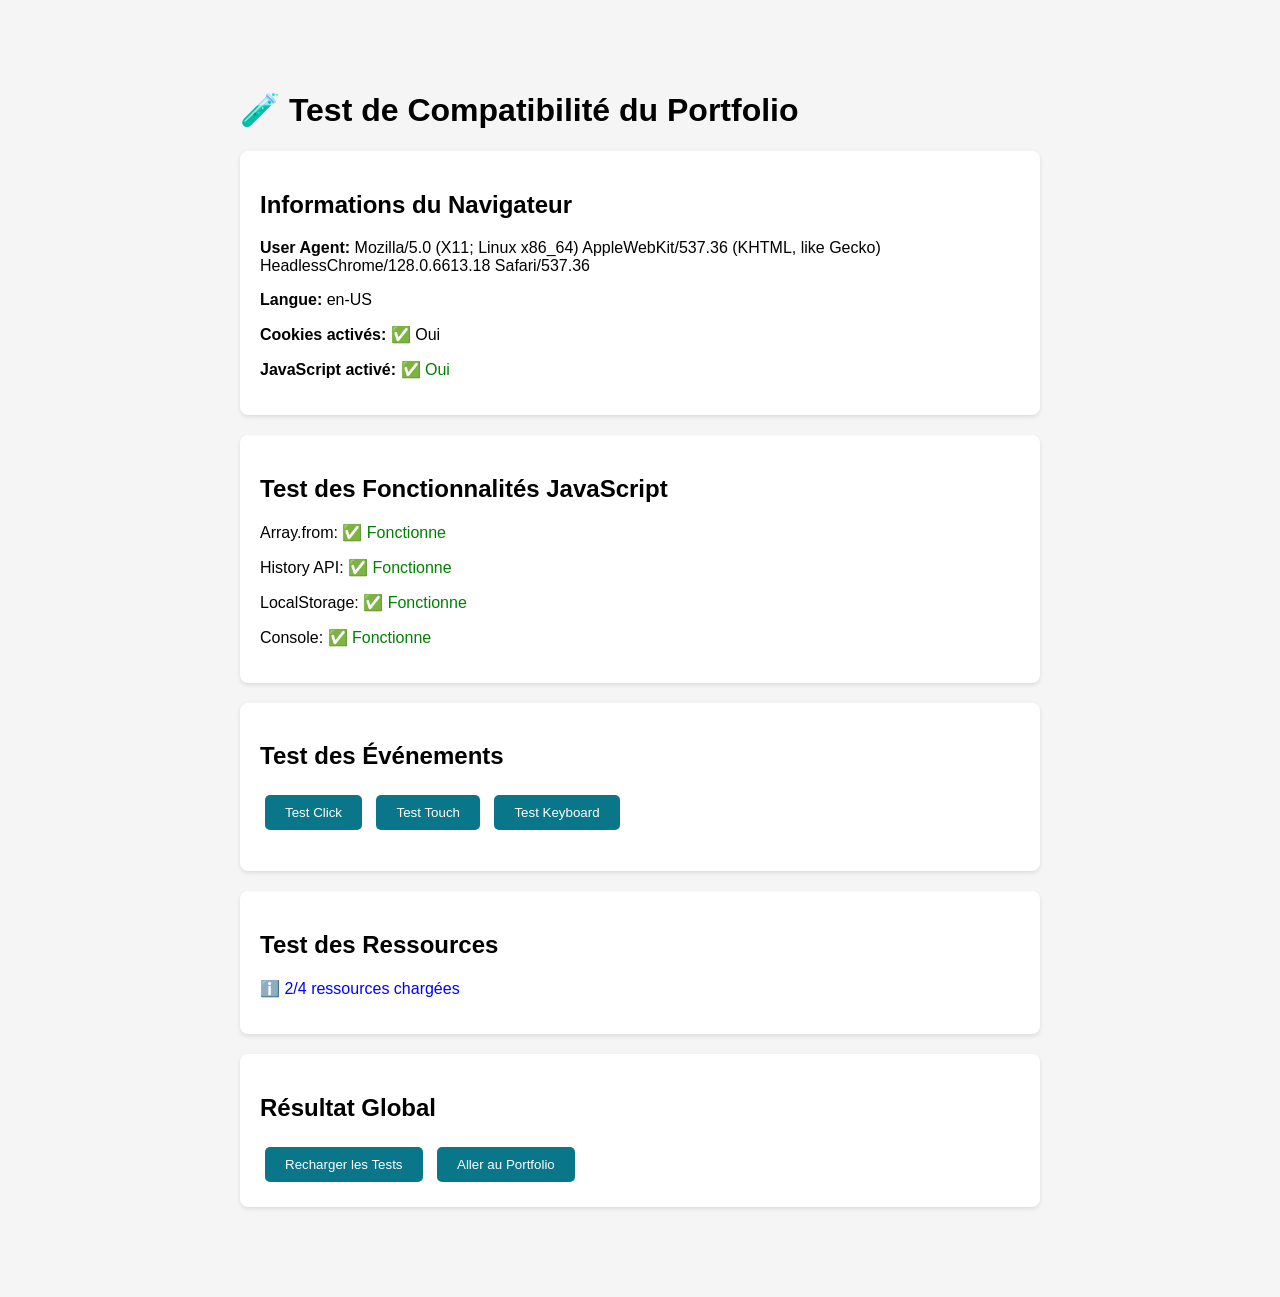
<file: test.html>
<!DOCTYPE html>
<html lang="fr">
<head>
    <meta charset="UTF-8">
    <meta name="viewport" content="width=device-width, initial-scale=1.0">
    <title>Test de Compatibilité - Portfolio</title>
    <style>
        body {
            font-family: Arial, sans-serif;
            max-width: 800px;
            margin: 50px auto;
            padding: 20px;
            background: #f5f5f5;
        }
        .test-section {
            background: white;
            padding: 20px;
            margin: 20px 0;
            border-radius: 8px;
            box-shadow: 0 2px 4px rgba(0,0,0,0.1);
        }
        .success { color: green; }
        .error { color: red; }
        .info { color: blue; }
        button {
            background: #0a7689;
            color: white;
            border: none;
            padding: 10px 20px;
            border-radius: 5px;
            cursor: pointer;
            margin: 5px;
        }
        button:hover {
            background: #004e92;
        }
    </style>
</head>
<body>
    <h1>🧪 Test de Compatibilité du Portfolio</h1>
    
    <div class="test-section">
        <h2>Informations du Navigateur</h2>
        <p><strong>User Agent:</strong> <span id="userAgent"></span></p>
        <p><strong>Langue:</strong> <span id="language"></span></p>
        <p><strong>Cookies activés:</strong> <span id="cookies"></span></p>
        <p><strong>JavaScript activé:</strong> <span class="success">✅ Oui</span></p>
    </div>

    <div class="test-section">
        <h2>Test des Fonctionnalités JavaScript</h2>
        <p id="testArray">Array.from: <span class="info">Test en cours...</span></p>
        <p id="testHistory">History API: <span class="info">Test en cours...</span></p>
        <p id="testLocalStorage">LocalStorage: <span class="info">Test en cours...</span></p>
        <p id="testConsole">Console: <span class="info">Test en cours...</span></p>
    </div>

    <div class="test-section">
        <h2>Test des Événements</h2>
        <button onclick="testClick()">Test Click</button>
        <button onclick="testTouch()">Test Touch</button>
        <button onclick="testKeyboard()">Test Keyboard</button>
        <p id="eventResult"></p>
    </div>

    <div class="test-section">
        <h2>Test des Ressources</h2>
        <p id="resourceTest"></p>
    </div>

    <div class="test-section">
        <h2>Résultat Global</h2>
        <p id="globalResult"></p>
        <button onclick="location.reload()">Recharger les Tests</button>
        <button onclick="window.location.href='index.html'">Aller au Portfolio</button>
    </div>

    <script>
        // Test des informations du navigateur
        document.getElementById('userAgent').textContent = navigator.userAgent;
        document.getElementById('language').textContent = navigator.language || navigator.userLanguage;
        document.getElementById('cookies').textContent = navigator.cookieEnabled ? '✅ Oui' : '❌ Non';

        // Test Array.from
        try {
            const testArray = Array.from('test');
            document.getElementById('testArray').innerHTML = 'Array.from: <span class="success">✅ Fonctionne</span>';
        } catch(e) {
            document.getElementById('testArray').innerHTML = 'Array.from: <span class="error">❌ Non supporté</span>';
        }

        // Test History API
        try {
            if (typeof history !== 'undefined' && history.pushState) {
                document.getElementById('testHistory').innerHTML = 'History API: <span class="success">✅ Fonctionne</span>';
            } else {
                document.getElementById('testHistory').innerHTML = 'History API: <span class="error">❌ Non supporté</span>';
            }
        } catch(e) {
            document.getElementById('testHistory').innerHTML = 'History API: <span class="error">❌ Erreur</span>';
        }

        // Test LocalStorage
        try {
            localStorage.setItem('test', 'ok');
            localStorage.removeItem('test');
            document.getElementById('testLocalStorage').innerHTML = 'LocalStorage: <span class="success">✅ Fonctionne</span>';
        } catch(e) {
            document.getElementById('testLocalStorage').innerHTML = 'LocalStorage: <span class="error">❌ Non supporté</span>';
        }

        // Test Console
        try {
            console.log('Test console');
            document.getElementById('testConsole').innerHTML = 'Console: <span class="success">✅ Fonctionne</span>';
        } catch(e) {
            document.getElementById('testConsole').innerHTML = 'Console: <span class="error">❌ Non disponible</span>';
        }

        // Test des événements
        function testClick() {
            document.getElementById('eventResult').innerHTML = '<span class="success">✅ Événement click fonctionne</span>';
        }

        function testTouch() {
            if ('ontouchstart' in window) {
                document.getElementById('eventResult').innerHTML = '<span class="success">✅ Événements tactiles supportés</span>';
            } else {
                document.getElementById('eventResult').innerHTML = '<span class="info">ℹ️ Événements tactiles non supportés (normal sur desktop)</span>';
            }
        }

        function testKeyboard() {
            document.getElementById('eventResult').innerHTML = '<span class="success">✅ Événement keyboard fonctionne</span>';
        }

        // Test des ressources
        const resources = ['logo.png', 'Dieume.jpg', 'style.css', 'script.js'];
        let loadedResources = 0;
        
        resources.forEach(resource => {
            const img = new Image();
            img.onload = function() {
                loadedResources++;
                updateResourceTest();
            };
            img.onerror = function() {
                updateResourceTest();
            };
            img.src = resource;
        });

        function updateResourceTest() {
            const result = document.getElementById('resourceTest');
            if (loadedResources === resources.length) {
                result.innerHTML = '<span class="success">✅ Toutes les ressources sont accessibles</span>';
            } else {
                result.innerHTML = `<span class="info">ℹ️ ${loadedResources}/${resources.length} ressources chargées</span>`;
            }
        }

        // Résultat global
        setTimeout(() => {
            const allTests = document.querySelectorAll('.success').length;
            const allElements = document.querySelectorAll('.success, .error').length;
            const percentage = Math.round((allTests / allElements) * 100);
            
            let resultText = '';
            if (percentage >= 90) {
                resultText = `<span class="success">✅ Excellent (${percentage}%) - Le site devrait fonctionner parfaitement</span>`;
            } else if (percentage >= 70) {
                resultText = `<span class="info">ℹ️ Bon (${percentage}%) - Le site devrait fonctionner avec quelques limitations</span>`;
            } else {
                resultText = `<span class="error">❌ Faible (${percentage}%) - Il peut y avoir des problèmes de compatibilité</span>`;
            }
            
            document.getElementById('globalResult').innerHTML = resultText;
        }, 2000);

        // Écouter les événements clavier
        document.addEventListener('keydown', function(e) {
            if (e.key === 'Escape') {
                document.getElementById('eventResult').innerHTML = '<span class="success">✅ Touche Échap détectée</span>';
            }
        });
    </script>
</body>
</html>
</file>
<file: style.css>
/* ==========================================================================
   DIEUME MIRIMO - PORTFOLIO PROFESSIONNEL & FORMATION EN LANGUES
   Design System Moderne, Élégant, Évolutif & 100% Responsive
   ========================================================================== */

/* -------------------- 1. CSS VARIABLES (THÈMES CLAIR & SOMBRE) -------------------- */
:root {
    /* Palette Principale (Mode Clair) */
    --bg-body: #f8fafc;
    --bg-surface: #ffffff;
    --bg-surface-alt: #f1f5f9;
    --bg-card: #ffffff;
    --bg-glass: rgba(255, 255, 255, 0.85);
    --border-color: #e2e8f0;
    --border-hover: #cbd5e1;

    --text-primary: #0f172a;
    --text-secondary: #334155;
    --text-muted: #64748b;
    --text-inverse: #ffffff;

    /* Accents de Marque */
    --primary: #0a7689;
    --primary-hover: #086171;
    --primary-light: #e0f2f7;
    --primary-gradient: linear-gradient(135deg, #0a7689 0%, #004e92 100%);
    
    --secondary: #004e92;
    --secondary-hover: #003a6d;
    --secondary-light: #e6f0fa;

    --accent-teal: #00b4d8;
    --accent-blue: #0284c7;
    --accent-amber: #f59e0b;
    --accent-green: #10b981;
    --whatsapp-green: #25d366;
    --whatsapp-dark: #128c7e;

    /* Accents des Langues */
    --lang-en: #2563eb;
    --lang-en-bg: #eff6ff;
    --lang-fr: #0284c7;
    --lang-fr-bg: #f0f9ff;
    --lang-es: #ea580c;
    --lang-es-bg: #fff7ed;
    --lang-sw: #15803d;

    /* Ombres & Élévation */
    --shadow-sm: 0 1px 3px rgba(15, 23, 42, 0.06), 0 1px 2px rgba(15, 23, 42, 0.04);
    --shadow-md: 0 4px 6px -1px rgba(15, 23, 42, 0.07), 0 2px 4px -2px rgba(15, 23, 42, 0.05);
    --shadow-lg: 0 10px 15px -3px rgba(15, 23, 42, 0.08), 0 4px 6px -4px rgba(15, 23, 42, 0.04);
    --shadow-xl: 0 20px 25px -5px rgba(15, 23, 42, 0.10), 0 8px 10px -6px rgba(15, 23, 42, 0.05);
    --shadow-glow: 0 0 25px rgba(10, 118, 137, 0.25);

    /* Rayons de bordure */
    --radius-sm: 6px;
    --radius-md: 12px;
    --radius-lg: 18px;
    --radius-xl: 24px;
    --radius-full: 9999px;

    /* Typographie */
    --font-heading: 'Plus Jakarta Sans', system-ui, -apple-system, sans-serif;
    --font-body: 'Inter', system-ui, -apple-system, sans-serif;

    /* Transitions */
    --transition-fast: 0.15s ease;
    --transition-base: 0.25s ease;
    --transition-smooth: 0.35s cubic-bezier(0.16, 1, 0.3, 1);
}

/* Thème Sombre */
[data-theme="dark"] {
    --bg-body: #0b1120;
    --bg-surface: #111827;
    --bg-surface-alt: #1e293b;
    --bg-card: #131c31;
    --bg-glass: rgba(17, 24, 39, 0.85);
    --border-color: #1e293b;
    --border-hover: #334155;

    --text-primary: #f8fafc;
    --text-secondary: #cbd5e1;
    --text-muted: #94a3b8;
    --text-inverse: #0f172a;

    --primary: #38bdf8;
    --primary-hover: #0284c7;
    --primary-light: rgba(56, 189, 248, 0.12);
    --primary-gradient: linear-gradient(135deg, #0284c7 0%, #38bdf8 100%);

    --secondary: #3b82f6;
    --secondary-hover: #60a5fa;
    --secondary-light: rgba(59, 130, 246, 0.15);

    --lang-en-bg: rgba(37, 99, 235, 0.15);
    --lang-fr-bg: rgba(2, 132, 199, 0.15);
    --lang-es-bg: rgba(234, 88, 12, 0.15);

    --shadow-sm: 0 1px 3px rgba(0, 0, 0, 0.3);
    --shadow-md: 0 4px 6px -1px rgba(0, 0, 0, 0.4);
    --shadow-lg: 0 10px 15px -3px rgba(0, 0, 0, 0.5);
    --shadow-xl: 0 20px 25px -5px rgba(0, 0, 0, 0.6);
    --shadow-glow: 0 0 30px rgba(56, 189, 248, 0.25);
}

/* -------------------- 2. RESET & BASE GLOBALE -------------------- */
*, *::before, *::after {
    box-sizing: border-box;
    margin: 0;
    padding: 0;
}

html {
    scroll-behavior: smooth;
    font-size: 16px;
    -webkit-text-size-adjust: 100%;
}

body {
    font-family: var(--font-body);
    background-color: var(--bg-body);
    color: var(--text-primary);
    line-height: 1.65;
    overflow-x: hidden;
    transition: background-color var(--transition-base), color var(--transition-base);
}

img, svg {
    display: block;
    max-width: 100%;
    height: auto;
}

a {
    color: inherit;
    text-decoration: none;
    transition: color var(--transition-fast);
}

button, input, select, textarea {
    font: inherit;
    color: inherit;
    outline: none;
    border: none;
}

button {
    cursor: pointer;
    background: none;
}

ul, ol {
    list-style: none;
}

/* Container */
.container {
    width: 100%;
    max-width: 1240px;
    margin: 0 auto;
    padding: 0 1.5rem;
}

/* Typographie Headings */
h1, h2, h3, h4, h5, h6 {
    font-family: var(--font-heading);
    color: var(--text-primary);
    line-height: 1.25;
    font-weight: 700;
}

/* -------------------- 3. COMPOSANTS RÉUTILISABLES -------------------- */
/* Boutons */
.btn {
    display: inline-flex;
    align-items: center;
    justify-content: center;
    gap: 0.6rem;
    padding: 0.85rem 1.75rem;
    border-radius: var(--radius-full);
    font-weight: 600;
    font-size: 0.98rem;
    transition: all var(--transition-smooth);
    position: relative;
    overflow: hidden;
    text-align: center;
}

.btn-sm {
    padding: 0.55rem 1.25rem;
    font-size: 0.88rem;
}

.btn-lg {
    padding: 1rem 2.2rem;
    font-size: 1.05rem;
}

.btn-primary {
    background: var(--primary-gradient);
    color: #ffffff !important;
    box-shadow: 0 4px 14px rgba(10, 118, 137, 0.35);
}

.btn-primary:hover {
    transform: translateY(-2px);
    box-shadow: 0 6px 20px rgba(10, 118, 137, 0.45);
    filter: brightness(1.05);
}

.btn-secondary {
    background: var(--bg-surface);
    color: var(--primary) !important;
    border: 2px solid var(--primary);
}

.btn-secondary:hover {
    background: var(--primary-light);
    transform: translateY(-2px);
}

.btn-outline {
    background: transparent;
    color: var(--text-primary) !important;
    border: 1.5px solid var(--border-color);
}

.btn-outline:hover {
    border-color: var(--primary);
    color: var(--primary) !important;
    background: var(--bg-surface);
    transform: translateY(-2px);
}

.btn-whatsapp {
    background: #25d366;
    color: #ffffff !important;
    box-shadow: 0 4px 14px rgba(37, 211, 102, 0.35);
}

.btn-whatsapp:hover {
    background: #20bd5a;
    transform: translateY(-2px);
    box-shadow: 0 6px 20px rgba(37, 211, 102, 0.45);
}

.btn-whatsapp-hero {
    background: rgba(37, 211, 102, 0.12);
    color: #15803d !important;
    border: 1.5px solid rgba(37, 211, 102, 0.4);
}

[data-theme="dark"] .btn-whatsapp-hero {
    color: #4ade80 !important;
    background: rgba(37, 211, 102, 0.15);
}

.btn-whatsapp-hero:hover {
    background: #25d366;
    color: #ffffff !important;
    border-color: #25d366;
    transform: translateY(-2px);
}

.w-100 {
    width: 100%;
}

/* Badges & Tags */
.section-tag {
    display: inline-block;
    padding: 0.35rem 1rem;
    background: var(--primary-light);
    color: var(--primary);
    border-radius: var(--radius-full);
    font-size: 0.78rem;
    font-weight: 700;
    letter-spacing: 1.2px;
    text-transform: uppercase;
    margin-bottom: 0.85rem;
}

.section-tag.highlight-tag {
    background: rgba(37, 99, 235, 0.12);
    color: #2563eb;
}

[data-theme="dark"] .section-tag.highlight-tag {
    background: rgba(56, 189, 248, 0.15);
    color: #38bdf8;
}

.section-header {
    margin-bottom: 3.5rem;
}

.section-header.text-center {
    text-align: center;
}

.section-title {
    font-size: 2.35rem;
    margin-bottom: 0.85rem;
    color: var(--text-primary);
}

.section-subtitle {
    font-size: 1.12rem;
    color: var(--text-muted);
    max-width: 680px;
    margin: 0 auto;
}

/* Checklists */
.check-list {
    display: flex;
    flex-direction: column;
    gap: 0.7rem;
}

.check-list li {
    position: relative;
    padding-left: 1.8rem;
    color: var(--text-secondary);
    font-size: 0.95rem;
    line-height: 1.5;
}

.check-list li::before {
    content: "✓";
    position: absolute;
    left: 0;
    top: 0;
    color: var(--accent-green);
    font-weight: bold;
    font-size: 1.05rem;
}

/* -------------------- 4. TOP ANNOUNCEMENT BAR -------------------- */
.announcement-bar {
    background: var(--primary-gradient);
    color: #ffffff;
    font-size: 0.88rem;
    padding: 0.55rem 0;
    position: relative;
    z-index: 1001;
}

.announcement-content {
    display: flex;
    align-items: center;
    justify-content: center;
    gap: 0.85rem;
    flex-wrap: wrap;
    text-align: center;
}

.announcement-badge {
    background: rgba(255, 255, 255, 0.25);
    color: #ffffff;
    font-size: 0.72rem;
    font-weight: 800;
    padding: 0.2rem 0.55rem;
    border-radius: var(--radius-sm);
    letter-spacing: 0.5px;
}

.announcement-link {
    font-weight: 700;
    color: #ffffff;
    text-decoration: underline;
    transition: opacity var(--transition-fast);
}

.announcement-link:hover {
    opacity: 0.85;
}

/* -------------------- 5. HEADER & NAVIGATION -------------------- */
.site-header {
    position: sticky;
    top: 0;
    z-index: 1000;
    background: var(--bg-glass);
    backdrop-filter: blur(16px);
    -webkit-backdrop-filter: blur(16px);
    border-bottom: 1px solid var(--border-color);
    transition: background-color var(--transition-base), box-shadow var(--transition-base);
}

.site-header.scrolled {
    box-shadow: var(--shadow-md);
}

.header-container {
    display: flex;
    align-items: center;
    justify-content: space-between;
    height: 76px;
    gap: 0.75rem;
    flex-wrap: nowrap;
}

/* Logo */
.brand-logo {
    display: inline-flex;
    align-items: center;
    text-decoration: none;
    background: transparent;
    border: none;
    padding: 0;
}

.header-container > .brand-logo {
    background: #ffffff;
    border-radius: 6px;
    padding: 4px 8px;
}

.logo-img {
    height: 48px;
    width: auto;
    max-width: 155px;
    object-fit: contain;
    border: none;
    outline: none;
    background: transparent;
    box-shadow: none;
    padding: 0;
    margin: 0;
    border-radius: 0;
    transition: transform var(--transition-fast), opacity var(--transition-fast);
}

.brand-logo:hover .logo-img {
    transform: scale(1.04);
    box-shadow: none;
}

[data-theme="dark"] .brand-logo .logo-img {
    filter: none;
}

.brand-text {
    display: flex;
    flex-direction: column;
}

.brand-name {
    font-family: var(--font-heading);
    font-weight: 800;
    font-size: 1.3rem;
    color: var(--text-primary);
    letter-spacing: -0.3px;
    line-height: 1.1;
}

.brand-tagline {
    font-size: 0.72rem;
    font-weight: 700;
    color: var(--primary);
    text-transform: uppercase;
    letter-spacing: 0.8px;
}

/* Navigation Links Desktop */
.main-nav {
    display: flex;
    align-items: center;
    flex: 1 1 auto;
    justify-content: center;
    min-width: 0;
}

.nav-links {
    display: flex;
    align-items: center;
    flex-wrap: nowrap;
    white-space: nowrap;
    gap: clamp(0.45rem, 1.1vw, 1.35rem);
    margin: 0;
    padding: 0;
    list-style: none;
}

.nav-links > li {
    display: inline-flex;
    align-items: center;
    flex-shrink: 0;
}

/* Onglet Accueil dynamique : masqué dans Accueil, visible sur les autres sections */
.nav-item-home.hidden-home,
.mobile-nav-item-home.hidden-home {
    display: none !important;
}

.nav-item-home {
    display: inline-flex;
    align-items: center;
    transition: opacity var(--transition-fast);
}

.nav-link {
    font-size: clamp(0.82rem, 0.88vw, 0.94rem);
    font-weight: 500;
    color: var(--text-secondary);
    padding: 0.4rem 0.2rem;
    position: relative;
    white-space: nowrap;
    flex-shrink: 0;
    display: inline-flex;
    align-items: center;
    line-height: 1;
    transition: color var(--transition-fast);
}

.nav-link:hover, .nav-link.active {
    color: var(--primary);
}

.nav-link::after {
    content: '';
    position: absolute;
    bottom: -2px;
    left: 0;
    width: 100%;
    height: 2px;
    background: var(--primary);
    transform: scaleX(0);
    transform-origin: right;
    transition: transform var(--transition-base);
}

.nav-link:hover::after, .nav-link.active::after {
    transform: scaleX(1);
    transform-origin: left;
}

/* Dropdown Menu Desktop pour À propos (Équipe & Contacts) */
.nav-dropdown {
    position: relative;
    display: inline-flex;
    align-items: center;
}

.dropdown-toggle {
    display: inline-flex;
    align-items: center;
    gap: 0.35rem;
    cursor: pointer;
}

.dropdown-chevron {
    transition: transform var(--transition-fast);
}

.nav-dropdown:hover .dropdown-chevron,
.nav-dropdown:focus-within .dropdown-chevron,
.nav-dropdown.open .dropdown-chevron {
    transform: rotate(180deg);
}

.dropdown-menu {
    position: absolute;
    top: calc(100% + 10px);
    left: -10px;
    min-width: 260px;
    background: var(--bg-surface);
    border: 1px solid var(--border-color);
    border-radius: var(--radius-lg);
    box-shadow: var(--shadow-xl);
    padding: 0.6rem;
    display: flex;
    flex-direction: column;
    gap: 0.4rem;
    opacity: 0;
    visibility: hidden;
    transform: translateY(10px);
    transition: opacity var(--transition-base), transform var(--transition-base), visibility var(--transition-base);
    z-index: 1010;
}

.dropdown-menu-right {
    left: auto;
    right: 0;
}

.nav-dropdown:hover .dropdown-menu,
.nav-dropdown:focus-within .dropdown-menu,
.nav-dropdown.open .dropdown-menu {
    opacity: 1;
    visibility: visible;
    transform: translateY(0);
}

.dropdown-link {
    display: flex;
    align-items: center;
    gap: 0.85rem;
    padding: 0.65rem 0.9rem;
    border-radius: var(--radius-md);
    transition: background-color var(--transition-fast), color var(--transition-fast);
}

.dropdown-link:hover {
    background: var(--primary-light);
    color: var(--primary);
}

.language-dropdown .language-toggle {
    border: 1px solid var(--border-color);
    border-radius: var(--radius-full);
    padding: 0.4rem 0.65rem;
    background: var(--bg-surface-alt);
    color: var(--text-primary);
    white-space: nowrap;
    flex-shrink: 0;
}

.language-dropdown .language-menu {
    min-width: 190px;
}

.language-option {
    width: 100%;
    border: 0;
    text-align: left;
    color: var(--text-primary);
}

.language-option.active {
    background: var(--primary-light);
}

.language-option.active .dropdown-link-text strong {
    color: var(--primary);
}

.dropdown-icon {
    font-size: 1.25rem;
    flex-shrink: 0;
}

.dropdown-link-text {
    display: flex;
    flex-direction: column;
}

.dropdown-link-text strong {
    font-size: 0.92rem;
    color: var(--text-primary);
    line-height: 1.2;
}

.dropdown-link:hover .dropdown-link-text strong {
    color: var(--primary);
}

.dropdown-link-text small {
    font-size: 0.74rem;
    color: var(--text-muted);
}

.highlight-nav {
    position: relative;
    display: inline-flex;
    align-items: center;
    gap: 0.35rem;
    white-space: nowrap;
    flex-shrink: 0;
}

.nav-pill {
    background: #ef4444;
    color: #ffffff;
    font-size: 0.65rem;
    font-weight: 800;
    padding: 0.12rem 0.45rem;
    border-radius: var(--radius-full);
    text-transform: uppercase;
    white-space: nowrap;
    flex-shrink: 0;
}

/* Actions Header */
.header-actions {
    display: flex;
    align-items: center;
    gap: 0.9rem;
}

/* Theme Toggle Button */
.theme-toggle {
    width: 40px;
    height: 40px;
    border-radius: 50%;
    display: flex;
    align-items: center;
    justify-content: center;
    background: var(--bg-surface-alt);
    border: 1px solid var(--border-color);
    color: var(--text-primary);
    transition: all var(--transition-fast);
}

.theme-toggle:hover {
    background: var(--border-color);
    transform: rotate(15deg);
}

[data-theme="light"] .moon-icon {
    display: block;
}
[data-theme="light"] .sun-icon {
    display: none;
}

[data-theme="dark"] .moon-icon {
    display: none;
}
[data-theme="dark"] .sun-icon {
    display: block;
}

/* Mobile Hamburger Toggle */
.hamburger-btn {
    display: none;
    flex-direction: column;
    justify-content: space-around;
    width: 32px;
    height: 24px;
    padding: 0;
    background: transparent;
    z-index: 1002;
}

.hamburger-btn .bar {
    width: 100%;
    height: 2.5px;
    background-color: var(--text-primary);
    border-radius: var(--radius-full);
    transition: all var(--transition-smooth);
}

.hamburger-btn.open .bar:nth-child(1) {
    transform: rotate(45deg) translate(6px, 6px);
}
.hamburger-btn.open .bar:nth-child(2) {
    opacity: 0;
}
.hamburger-btn.open .bar:nth-child(3) {
    transform: rotate(-45deg) translate(6px, -6px);
}

/* Mobile Drawer */
.mobile-nav-drawer {
    display: none;
    position: fixed;
    top: 76px;
    left: 0;
    right: 0;
    bottom: 0;
    background: var(--bg-glass);
    backdrop-filter: blur(20px);
    -webkit-backdrop-filter: blur(20px);
    z-index: 999;
    padding: 2rem 1.5rem;
    overflow-y: auto;
    border-top: 1px solid var(--border-color);
    opacity: 0;
    transform: translateY(-10px);
    transition: opacity var(--transition-smooth), transform var(--transition-smooth);
}

.mobile-nav-drawer.open {
    display: block;
    opacity: 1;
    transform: translateY(0);
}

.mobile-nav-list {
    display: flex;
    flex-direction: column;
    gap: 1.25rem;
    margin-bottom: 2rem;
}

.mobile-nav-link {
    font-size: 1.15rem;
    font-weight: 600;
    color: var(--text-primary);
    display: block;
    padding: 0.5rem 0;
    border-bottom: 1px solid var(--border-color);
}

.mobile-nav-link.active {
    color: var(--primary);
}

.highlight-mobile {
    color: #2563eb !important;
    font-weight: 700;
}

[data-theme="dark"] .highlight-mobile {
    color: #38bdf8 !important;
}

/* Mobile Dropdown Sub-menu */
.mobile-nav-item-dropdown {
    border-bottom: 1px solid var(--border-color);
}

.mobile-nav-item-dropdown .mobile-nav-link {
    border-bottom: none;
    flex-grow: 1;
}

.mobile-dropdown-header {
    display: flex;
    align-items: center;
    justify-content: space-between;
}

.mobile-subnav-toggle {
    width: 38px;
    height: 38px;
    border-radius: var(--radius-sm);
    background: var(--bg-surface-alt);
    color: var(--text-primary);
    font-size: 1.2rem;
    display: flex;
    align-items: center;
    justify-content: center;
    border: 1px solid var(--border-color);
    transition: transform var(--transition-fast), background var(--transition-fast);
}

.mobile-subnav-toggle.open {
    transform: rotate(180deg);
    background: var(--primary-light);
    color: var(--primary);
}

.mobile-subnav-list {
    display: flex;
    flex-direction: column;
    gap: 0.5rem;
    padding: 0.5rem 0 0.85rem 1.25rem;
    border-left: 2px solid var(--primary);
    margin: 0.25rem 0 0.5rem 0.5rem;
}

.mobile-language-toggle,
.language-mobile-toggle {
    border: 0;
}

.language-mobile-toggle {
    flex: 1;
    text-align: left;
    color: var(--text-primary);
}

.mobile-language-menu {
    display: none;
}

.mobile-subnav-link {
    display: flex;
    align-items: center;
    gap: 0.65rem;
    padding: 0.4rem 0.65rem;
    font-size: 0.98rem;
    font-weight: 600;
    color: var(--text-secondary);
    border-radius: var(--radius-sm);
    transition: color var(--transition-fast), background var(--transition-fast);
}

.mobile-subnav-link:hover, .mobile-subnav-link.active {
    color: var(--primary);
    background: var(--primary-light);
}

.subnav-bullet {
    font-size: 1.1rem;
}

.mobile-nav-footer {
    padding-top: 1rem;
}

/* -------------------- 6. HERO SECTION -------------------- */
.hero-section {
    position: relative;
    padding: 5rem 0 3.5rem 0;
    overflow: hidden;
    background: radial-gradient(circle at top right, var(--primary-light) 0%, transparent 60%);
}

.hero-bg-shapes .shape {
    position: absolute;
    border-radius: 50%;
    filter: blur(80px);
    pointer-events: none;
    z-index: 0;
}

.hero-bg-shapes .shape-1 {
    top: -10%;
    right: -5%;
    width: 450px;
    height: 450px;
    background: rgba(10, 118, 137, 0.12);
}

.hero-bg-shapes .shape-2 {
    bottom: 5%;
    left: -10%;
    width: 500px;
    height: 500px;
    background: rgba(0, 78, 146, 0.10);
}

.hero-container {
    display: grid;
    grid-template-columns: 1.2fr 0.8fr;
    align-items: center;
    gap: 3.5rem;
    position: relative;
    z-index: 1;
}

/* Hero Badge */
.hero-badge {
    display: inline-flex;
    align-items: center;
    gap: 0.6rem;
    padding: 0.4rem 1.1rem;
    border-radius: var(--radius-full);
    background: var(--bg-surface);
    border: 1px solid var(--border-color);
    box-shadow: var(--shadow-sm);
    font-size: 0.85rem;
    font-weight: 600;
    color: var(--text-secondary);
    margin-bottom: 1.5rem;
}

.badge-dot {
    width: 9px;
    height: 9px;
    background: var(--accent-green);
    border-radius: 50%;
    box-shadow: 0 0 0 3px rgba(16, 185, 129, 0.25);
    animation: pulseDot 2s infinite;
}

@keyframes pulseDot {
    0% { transform: scale(0.95); box-shadow: 0 0 0 0 rgba(16, 185, 129, 0.5); }
    70% { transform: scale(1); box-shadow: 0 0 0 8px rgba(16, 185, 129, 0); }
    100% { transform: scale(0.95); box-shadow: 0 0 0 0 rgba(16, 185, 129, 0); }
}

/* Titre Hero */
.hero-title {
    font-size: 3.2rem;
    font-weight: 800;
    line-height: 1.15;
    margin-bottom: 1rem;
    letter-spacing: -0.5px;
}

.highlight-text {
    background: var(--primary-gradient);
    -webkit-background-clip: text;
    -webkit-text-fill-color: transparent;
    display: inline-block;
}

/* Typewriter */
.hero-typed-wrapper {
    display: flex;
    align-items: center;
    gap: 0.5rem;
    font-size: 1.35rem;
    font-weight: 600;
    color: var(--primary);
    margin-bottom: 1.35rem;
    min-height: 2rem;
}

.typed-prefix {
    color: var(--text-muted);
}

.typed-text {
    color: var(--primary);
    border-bottom: 2px solid var(--primary);
    padding-bottom: 2px;
}

.typed-cursor {
    animation: blinkCursor 0.8s infinite;
    color: var(--primary);
    font-weight: 300;
}

@keyframes blinkCursor {
    0%, 100% { opacity: 1; }
    50% { opacity: 0; }
}

.hero-desc {
    font-size: 1.14rem;
    color: var(--text-secondary);
    line-height: 1.7;
    margin-bottom: 2.2rem;
    max-width: 620px;
}

.hero-actions {
    display: flex;
    align-items: center;
    gap: 1rem;
    flex-wrap: wrap;
    margin-bottom: 2.2rem;
}

.hero-trust {
    display: flex;
    align-items: center;
    gap: 0.8rem;
    font-size: 0.9rem;
    color: var(--text-muted);
}

.trust-stars {
    color: #eab308;
    font-size: 1.15rem;
    letter-spacing: 2px;
}

/* Hero Media & Profile Card */
.hero-media {
    position: relative;
    display: flex;
    justify-content: center;
}

.profile-card-wrapper {
    position: relative;
    width: 320px;
}

.profile-glow {
    position: absolute;
    inset: -15px;
    background: var(--primary-gradient);
    border-radius: var(--radius-xl);
    filter: blur(25px);
    opacity: 0.35;
    z-index: 0;
}

.profile-card {
    position: relative;
    z-index: 1;
    background: var(--bg-surface);
    border-radius: var(--radius-xl);
    padding: 1rem;
    box-shadow: var(--shadow-xl);
    border: 1px solid var(--border-color);
    text-align: center;
    transition: transform var(--transition-smooth);
}

.profile-card:hover {
    transform: translateY(-5px);
}

.photo-container {
    position: relative;
    border-radius: var(--radius-lg);
    overflow: hidden;
    cursor: pointer;
    background: #000;
}

.photo-container img {
    width: 100%;
    height: 360px;
    object-fit: cover;
    object-position: top center;
    transition: transform var(--transition-smooth);
}

.photo-container:hover img {
    transform: scale(1.04);
}

.photo-overlay-hint {
    position: absolute;
    bottom: 12px;
    right: 12px;
    background: rgba(0, 0, 0, 0.7);
    backdrop-filter: blur(6px);
    color: #ffffff;
    padding: 0.35rem 0.75rem;
    border-radius: var(--radius-full);
    display: flex;
    align-items: center;
    gap: 0.4rem;
    font-size: 0.78rem;
    font-weight: 600;
    opacity: 0.85;
    transition: opacity var(--transition-fast);
}

.photo-container:hover .photo-overlay-hint {
    opacity: 1;
}

.profile-meta {
    padding: 1rem 0.5rem 0.5rem 0.5rem;
}

.profile-meta h3 {
    font-size: 1.3rem;
    margin-bottom: 0.2rem;
}

.ceo-title {
    font-size: 0.95rem;
    font-weight: 700;
    color: var(--primary) !important;
    margin-bottom: 0.35rem !important;
}

.ceo-badge {
    display: inline-block;
    font-size: 0.74rem;
    font-weight: 700;
    color: var(--text-secondary);
    background: var(--bg-surface-alt);
    padding: 0.25rem 0.75rem;
    border-radius: var(--radius-full);
    border: 1px solid var(--border-color);
}

/* Floating Badges */
.floating-badge {
    position: absolute;
    z-index: 2;
    background: var(--bg-surface);
    border: 1px solid var(--border-color);
    box-shadow: var(--shadow-lg);
    border-radius: var(--radius-md);
    padding: 0.65rem 1rem;
    display: flex;
    align-items: center;
    gap: 0.75rem;
    animation: floatAnimation 4s ease-in-out infinite;
}

.badge-top-left {
    top: 25px;
    left: -40px;
}

.badge-bottom-right {
    bottom: 40px;
    right: -35px;
    animation-delay: 2s;
}

.floating-badge .badge-icon {
    font-size: 1.5rem;
}

.floating-badge .badge-text {
    display: flex;
    flex-direction: column;
}

.floating-badge .badge-text strong {
    font-size: 0.85rem;
    color: var(--text-primary);
}

.floating-badge .badge-text span {
    font-size: 0.72rem;
    color: var(--text-muted);
}

@keyframes floatAnimation {
    0%, 100% { transform: translateY(0); }
    50% { transform: translateY(-8px); }
}

/* -------------------- 7. STATS STRIP -------------------- */
.hero-stats-container {
    margin-top: 3.5rem;
    position: relative;
    z-index: 1;
}

.stats-grid {
    display: grid;
    grid-template-columns: repeat(4, 1fr);
    gap: 1.5rem;
}

.stat-card {
    background: var(--bg-surface);
    border: 1px solid var(--border-color);
    border-radius: var(--radius-lg);
    padding: 1.75rem 1.25rem;
    text-align: center;
    box-shadow: var(--shadow-sm);
    transition: transform var(--transition-base), box-shadow var(--transition-base);
    display: flex;
    flex-direction: column;
    align-items: center;
    justify-content: center;
}

.stat-card:hover {
    transform: translateY(-4px);
    box-shadow: var(--shadow-md);
    border-color: var(--primary);
}

.stat-number {
    font-family: var(--font-heading);
    font-size: 2.8rem;
    font-weight: 800;
    color: var(--primary);
    line-height: 1;
    display: inline-block;
}

.stat-plus {
    font-family: var(--font-heading);
    font-size: 1.2rem;
    font-weight: 700;
    color: var(--accent-teal);
    margin-top: 0.15rem;
}

.stat-label {
    font-size: 0.92rem;
    font-weight: 500;
    color: var(--text-secondary);
    margin-top: 0.5rem;
}

/* -------------------- 8. SHOWCASE CAROUSEL -------------------- */
.showcase-section {
    padding: 5rem 0;
    background: var(--bg-surface-alt);
}

.carousel-container {
    position: relative;
    width: 100%;
    max-width: 1060px;
    margin: 0 auto;
    border-radius: var(--radius-xl);
    overflow: hidden;
    box-shadow: var(--shadow-xl);
    background: #000000;
}

.carousel-track {
    display: flex;
    width: 100%;
    height: 440px;
    transition: transform 0.65s cubic-bezier(0.16, 1, 0.3, 1);
}

.carousel-slide {
    min-width: 100%;
    height: 100%;
    position: relative;
}

.carousel-slide img {
    width: 100%;
    height: 100%;
    object-fit: cover;
    object-position: center;
    display: block;
    opacity: 0.82;
}

.slide-caption {
    position: absolute;
    bottom: 0;
    left: 0;
    right: 0;
    padding: 3rem 2.5rem 2rem 2.5rem;
    background: linear-gradient(to top, rgba(0, 0, 0, 0.92) 0%, rgba(0, 0, 0, 0.45) 60%, transparent 100%);
    color: #ffffff;
    z-index: 2;
}

.slide-caption h3 {
    font-size: 1.6rem;
    color: #ffffff;
    margin-bottom: 0.4rem;
}

.slide-caption p {
    font-size: 1.02rem;
    color: #cbd5e1;
    max-width: 780px;
}

.carousel-arrow {
    position: absolute;
    top: 50%;
    transform: translateY(-50%);
    width: 48px;
    height: 48px;
    border-radius: 50%;
    background: rgba(255, 255, 255, 0.85);
    color: #0f172a;
    display: flex;
    align-items: center;
    justify-content: center;
    font-size: 1.3rem;
    z-index: 10;
    box-shadow: var(--shadow-md);
    transition: all var(--transition-fast);
}

.carousel-arrow:hover {
    background: #ffffff;
    transform: translateY(-50%) scale(1.1);
}

.carousel-arrow.prev { left: 18px; }
.carousel-arrow.next { right: 18px; }

.carousel-indicators {
    position: absolute;
    bottom: 16px;
    right: 25px;
    display: flex;
    gap: 8px;
    z-index: 10;
}

.carousel-indicators .dot {
    width: 10px;
    height: 10px;
    border-radius: 50%;
    background: rgba(255, 255, 255, 0.4);
    transition: all var(--transition-fast);
}

.carousel-indicators .dot.active {
    background: var(--primary);
    width: 26px;
    border-radius: var(--radius-full);
}

.carousel-progress-bar {
    position: absolute;
    bottom: 0;
    left: 0;
    width: 100%;
    height: 4px;
    background: rgba(255, 255, 255, 0.2);
    z-index: 11;
}

.progress-fill {
    height: 100%;
    width: 0%;
    background: var(--primary);
    transition: width 0.1s linear;
}

/* -------------------- 9. ABOUT SECTION -------------------- */
.about-section {
    padding: 6rem 0;
    background: var(--bg-body);
}

/* Barre de Navigation des Sous-onglets À Propos */
.about-subtabs-bar {
    display: flex;
    align-items: center;
    justify-content: center;
    gap: 0.85rem;
    margin-bottom: 3.5rem;
    flex-wrap: nowrap;
    white-space: nowrap;
    background: var(--bg-surface);
    border: 1px solid var(--border-color);
    padding: 0.55rem 1rem;
    border-radius: var(--radius-full);
    box-shadow: var(--shadow-sm);
    width: fit-content;
    max-width: 100%;
    margin-left: auto;
    margin-right: auto;
    overflow-x: auto;
    -webkit-overflow-scrolling: touch;
    scrollbar-width: none;
}

.about-subtabs-bar::-webkit-scrollbar {
    display: none;
}

.subtabs-label {
    font-size: 0.82rem;
    font-weight: 700;
    color: var(--text-muted);
    text-transform: uppercase;
    letter-spacing: 0.5px;
    white-space: nowrap;
    flex-shrink: 0;
}

.subtabs-group {
    display: inline-flex;
    align-items: center;
    gap: 0.5rem;
    flex-wrap: nowrap;
    white-space: nowrap;
    flex-shrink: 0;
}

.subtab-pill {
    padding: 0.45rem 1rem;
    border-radius: var(--radius-full);
    font-size: 0.85rem;
    font-weight: 600;
    color: var(--text-secondary);
    background: var(--bg-surface-alt);
    border: 1px solid var(--border-color);
    white-space: nowrap;
    flex-shrink: 0;
    display: inline-flex;
    align-items: center;
    gap: 0.35rem;
    transition: all var(--transition-fast);
}

.subtab-pill:hover {
    color: var(--primary);
    border-color: var(--primary);
    background: var(--primary-light);
}

.subtab-pill.active {
    background: var(--primary);
    color: #ffffff !important;
    border-color: var(--primary);
    box-shadow: var(--shadow-sm);
}

.about-grid {
    display: grid;
    grid-template-columns: 0.85fr 1.15fr;
    gap: 4rem;
    align-items: center;
}

/* Company Logo Card & Visual */
.company-logo-card {
    background: #ffffff;
    border: 1.5px solid var(--border-color);
    border-radius: var(--radius-xl);
    padding: 1.5rem 1.25rem 1.25rem 1.25rem;
    margin-bottom: 1.75rem;
    box-shadow: var(--shadow-md);
    text-align: center;
    transition: transform var(--transition-smooth), box-shadow var(--transition-smooth), border-color var(--transition-base);
}

.company-logo-card:hover {
    transform: translateY(-4px);
    box-shadow: var(--shadow-xl);
    border-color: var(--primary);
}

.company-showcase-img {
    width: 100%;
    max-width: 320px;
    height: auto;
    object-fit: contain;
    margin: 0 auto 0.75rem auto;
    border-radius: var(--radius-sm);
}

.logo-caption {
    display: flex;
    flex-direction: column;
    align-items: center;
    gap: 0.2rem;
    border-top: 1px solid var(--border-color);
    padding-top: 0.75rem;
}

.logo-caption strong {
    font-family: var(--font-heading);
    font-size: 1.25rem;
    color: #0f172a;
    letter-spacing: -0.2px;
}

.logo-caption span {
    font-size: 0.75rem;
    font-weight: 700;
    color: var(--primary);
    letter-spacing: 1.2px;
}

.mobile-nav-brand {
    display: flex;
    align-items: center;
    justify-content: center;
    padding-bottom: 1.25rem;
    margin-bottom: 1.25rem;
    border-bottom: 1px solid var(--border-color);
}

.mobile-logo-img {
    height: 44px;
    width: auto;
    max-width: 150px;
    object-fit: contain;
    background: transparent;
    border: none;
    box-shadow: none;
    padding: 0;
    border-radius: 0;
}

[data-theme="dark"] .mobile-nav-brand .mobile-logo-img {
    background: #ffffff;
    border-radius: 6px;
    padding: 4px 8px;
}

.about-card-visual {
    position: relative;
    border-radius: var(--radius-xl);
    overflow: hidden;
    box-shadow: var(--shadow-xl);
    border: 1px solid var(--border-color);
}

.about-img {
    width: 100%;
    height: 460px;
    object-fit: cover;
    object-position: top center;
}

.experience-badge {
    position: absolute;
    bottom: 20px;
    right: 20px;
    background: var(--primary-gradient);
    color: #ffffff;
    padding: 1rem 1.4rem;
    border-radius: var(--radius-lg);
    box-shadow: var(--shadow-lg);
    display: flex;
    flex-direction: column;
}

.exp-number {
    font-size: 1.4rem;
    font-weight: 800;
    line-height: 1;
}

.exp-text {
    font-size: 0.8rem;
    font-weight: 600;
    opacity: 0.92;
}

.about-contact-quick {
    margin-top: 1.5rem;
    display: flex;
    flex-direction: column;
    gap: 0.75rem;
    background: var(--bg-surface);
    padding: 1.25rem;
    border-radius: var(--radius-lg);
    border: 1px solid var(--border-color);
}

.quick-item {
    display: flex;
    align-items: center;
    gap: 0.75rem;
    font-size: 0.92rem;
    color: var(--text-secondary);
}

.quick-item svg {
    color: var(--primary);
    flex-shrink: 0;
}

.lead-text {
    font-size: 1.18rem;
    font-weight: 600;
    color: var(--text-primary);
    margin-bottom: 1.2rem;
}

.about-text-col p {
    color: var(--text-secondary);
    margin-bottom: 1.2rem;
}

.about-pillars {
    display: grid;
    grid-template-columns: repeat(2, 1fr);
    gap: 1.25rem;
    margin: 2rem 0;
}

.pillar-card {
    background: var(--bg-surface);
    border: 1px solid var(--border-color);
    padding: 1.25rem;
    border-radius: var(--radius-md);
    box-shadow: var(--shadow-sm);
    transition: transform var(--transition-base);
}

.pillar-card:hover {
    transform: translateY(-3px);
    border-color: var(--primary);
}

.pillar-icon {
    font-size: 1.6rem;
    margin-bottom: 0.4rem;
}

.pillar-card h4 {
    font-size: 1rem;
    margin-bottom: 0.3rem;
}

.pillar-card p {
    font-size: 0.86rem;
    color: var(--text-muted);
    margin-bottom: 0;
}

.about-cta-row {
    display: flex;
    gap: 1rem;
    flex-wrap: wrap;
    margin-top: 2rem;
}

/* -------------------- 9B. SECTION ÉQUIPE (SOUS-ONGLET À PROPOS) -------------------- */
.team-section {
    padding: 6rem 0;
    background: var(--bg-surface-alt);
    border-top: 1px solid var(--border-color);
    position: relative;
}

.team-grid {
    display: grid;
    grid-template-columns: repeat(auto-fit, minmax(280px, 1fr));
    gap: 2rem;
}

.team-card {
    background: var(--bg-surface);
    border: 1px solid var(--border-color);
    border-radius: var(--radius-xl);
    padding: 2.2rem 1.75rem;
    box-shadow: var(--shadow-sm);
    display: flex;
    flex-direction: column;
    justify-content: space-between;
    position: relative;
    transition: transform var(--transition-smooth), box-shadow var(--transition-smooth), border-color var(--transition-base);
}

.team-card:hover {
    transform: translateY(-6px);
    box-shadow: var(--shadow-xl);
    border-color: var(--primary);
}

.team-card-ceo {
    border: 2px solid var(--primary);
    background: radial-gradient(circle at top right, var(--primary-light) 0%, var(--bg-surface) 70%);
    box-shadow: var(--shadow-lg);
}

.team-card-badge {
    position: absolute;
    top: 15px;
    right: 15px;
    background: var(--primary);
    color: #ffffff;
    font-size: 0.72rem;
    font-weight: 800;
    padding: 0.25rem 0.65rem;
    border-radius: var(--radius-full);
    letter-spacing: 0.5px;
}

.team-avatar-box {
    margin-bottom: 1.5rem;
    text-align: center;
    position: relative;
}

.team-img {
    width: 130px;
    height: 130px;
    border-radius: 50%;
    object-fit: cover;
    object-position: top center;
    margin: 0 auto;
    border: 4px solid var(--primary-light);
    box-shadow: var(--shadow-md);
    transition: transform var(--transition-smooth);
}

.team-img:hover {
    transform: scale(1.06);
}

.team-flag-pill {
    display: inline-block;
    margin-top: 0.75rem;
    background: var(--bg-surface-alt);
    border: 1px solid var(--border-color);
    padding: 0.25rem 0.75rem;
    border-radius: var(--radius-full);
    font-size: 0.75rem;
    font-weight: 700;
    color: var(--primary);
}

.placeholder-avatar {
    height: 110px;
    display: flex;
    align-items: center;
    justify-content: center;
}

.avatar-icon-circle {
    width: 80px;
    height: 80px;
    border-radius: 50%;
    background: var(--primary-light);
    display: flex;
    align-items: center;
    justify-content: center;
    font-size: 2.2rem;
    border: 2px solid var(--primary);
    box-shadow: var(--shadow-sm);
    transition: transform var(--transition-fast);
}

.team-card:hover .avatar-icon-circle {
    transform: scale(1.1);
}

.team-info h3 {
    font-size: 1.35rem;
    margin-bottom: 0.25rem;
    color: var(--text-primary);
}

.team-role {
    font-size: 0.88rem;
    font-weight: 700;
    color: var(--primary);
    margin-bottom: 1rem;
}

.team-bio {
    font-size: 0.92rem;
    color: var(--text-muted);
    line-height: 1.6;
    margin-bottom: 1.4rem;
}

.team-tags {
    display: flex;
    flex-wrap: wrap;
    gap: 0.45rem;
    margin-bottom: 1.75rem;
}

.team-tags span {
    font-size: 0.75rem;
    font-weight: 600;
    padding: 0.25rem 0.6rem;
    border-radius: var(--radius-sm);
    background: var(--bg-surface-alt);
    color: var(--text-secondary);
    border: 1px solid var(--border-color);
}

.team-contact-actions {
    display: flex;
    gap: 0.75rem;
}

/* -------------------- 10. FORMATION EN LANGUES SECTION (MAJOR) -------------------- */
.formations-section {
    padding: 6rem 0;
    background: var(--bg-surface-alt);
    position: relative;
}

.languages-grid {
    display: grid;
    grid-template-columns: repeat(3, 1fr);
    gap: 2rem;
    margin-bottom: 4rem;
}

.language-card {
    background: var(--bg-surface);
    border: 1px solid var(--border-color);
    border-radius: var(--radius-xl);
    padding: 2.2rem 1.75rem;
    box-shadow: var(--shadow-md);
    display: flex;
    flex-direction: column;
    justify-content: space-between;
    position: relative;
    transition: transform var(--transition-smooth), box-shadow var(--transition-smooth), border-color var(--transition-base);
}

.language-card:hover {
    transform: translateY(-8px);
    box-shadow: var(--shadow-xl);
}

/* Bordures & Accents Spécifiques */
.card-en {
    border-top: 5px solid var(--lang-en);
}
.card-en:hover {
    border-color: var(--lang-en);
}

.card-fr {
    border-top: 5px solid var(--lang-fr);
}
.card-fr:hover {
    border-color: var(--lang-fr);
}

.card-es {
    border-top: 5px solid var(--lang-es);
}
.card-es:hover {
    border-color: var(--lang-es);
}

.card-sw {
    border-top: 5px solid var(--lang-sw);
}
.card-sw:hover {
    border-color: var(--lang-sw);
}

.featured-card {
    box-shadow: var(--shadow-lg);
    transform: scale(1.02);
}

.featured-ribbon {
    position: absolute;
    top: 15px;
    right: 15px;
    background: #eab308;
    color: #000;
    font-size: 0.72rem;
    font-weight: 800;
    padding: 0.25rem 0.65rem;
    border-radius: var(--radius-full);
}

.lang-card-header {
    display: flex;
    align-items: flex-start;
    gap: 1rem;
    margin-bottom: 1.25rem;
}

.lang-flag-badge {
    font-size: 2.5rem;
    line-height: 1;
}

.lang-title-group h3 {
    font-size: 1.45rem;
    margin-bottom: 0.2rem;
}

.lang-level-badge {
    display: inline-block;
    font-size: 0.72rem;
    font-weight: 700;
    padding: 0.15rem 0.55rem;
    border-radius: var(--radius-full);
    background: var(--bg-surface-alt);
    color: var(--text-muted);
    margin-bottom: 0.25rem;
}

.lang-sub {
    font-size: 0.85rem;
    font-weight: 600;
    color: var(--primary);
}

.lang-description {
    font-size: 0.94rem;
    color: var(--text-secondary);
    margin-bottom: 1.5rem;
    line-height: 1.6;
}

.lang-modules {
    margin-bottom: 1.75rem;
    background: var(--bg-surface-alt);
    padding: 1.25rem;
    border-radius: var(--radius-md);
}

.lang-modules h4 {
    font-size: 0.92rem;
    margin-bottom: 0.85rem;
    color: var(--text-primary);
}

.lang-meta-footer {
    display: flex;
    justify-content: space-between;
    font-size: 0.82rem;
    padding: 1rem 0;
    border-top: 1px dashed var(--border-color);
    margin-bottom: 1.25rem;
}

.meta-item {
    display: flex;
    flex-direction: column;
}

.meta-label {
    color: var(--text-muted);
}

.meta-val {
    font-weight: 600;
    color: var(--text-primary);
}

/* Boîte Pédagogie */
.pedagogy-box {
    background: var(--bg-surface);
    border: 1px solid var(--border-color);
    border-radius: var(--radius-xl);
    padding: 3rem 2.5rem;
    box-shadow: var(--shadow-lg);
}

.pedagogy-header {
    text-align: center;
    margin-bottom: 2.5rem;
}

.pedagogy-header h3 {
    font-size: 1.85rem;
    margin-bottom: 0.4rem;
}

.pedagogy-header p {
    color: var(--text-muted);
    font-size: 1.05rem;
}

.pedagogy-steps {
    display: grid;
    grid-template-columns: repeat(4, 1fr);
    gap: 1.5rem;
}

.pedagogy-step {
    position: relative;
    padding: 1rem;
    border-left: 2px solid var(--primary-light);
    transition: border-color var(--transition-fast);
}

.pedagogy-step:hover {
    border-left-color: var(--primary);
}

.step-num {
    font-family: var(--font-heading);
    font-size: 2rem;
    font-weight: 800;
    color: var(--primary);
    opacity: 0.35;
    margin-bottom: 0.25rem;
}

.pedagogy-step h4 {
    font-size: 1.1rem;
    margin-bottom: 0.5rem;
}

.pedagogy-step p {
    font-size: 0.9rem;
    color: var(--text-muted);
}

/* -------------------- 11. INTERACTIVE SIMULATOR SECTION -------------------- */
.simulator-section {
    padding: 6rem 0;
    background: var(--bg-body);
}

.simulator-wrapper {
    display: grid;
    grid-template-columns: 1.2fr 0.8fr;
    gap: 3rem;
    background: var(--bg-surface);
    border: 1px solid var(--border-color);
    border-radius: var(--radius-xl);
    box-shadow: var(--shadow-xl);
    padding: 3.5rem;
}

.simulator-intro h2 {
    font-size: 2.1rem;
    margin-bottom: 0.75rem;
}

.simulator-intro p {
    color: var(--text-muted);
    margin-bottom: 2rem;
}

.form-group-sim {
    margin-bottom: 1.75rem;
}

.sim-label {
    display: block;
    font-weight: 600;
    font-size: 0.98rem;
    margin-bottom: 0.75rem;
    color: var(--text-primary);
}

.sim-options-grid {
    display: grid;
    grid-template-columns: repeat(auto-fit, minmax(130px, 1fr));
    gap: 0.75rem;
}

.sim-opt-btn {
    display: flex;
    align-items: center;
    justify-content: center;
    gap: 0.5rem;
    padding: 0.75rem 0.9rem;
    border-radius: var(--radius-md);
    background: var(--bg-surface-alt);
    border: 1.5px solid var(--border-color);
    color: var(--text-secondary);
    font-size: 0.88rem;
    font-weight: 600;
    transition: all var(--transition-fast);
}

.sim-opt-btn:hover {
    border-color: var(--primary);
    background: var(--bg-surface);
}

.sim-opt-btn.active {
    background: var(--primary-light);
    border-color: var(--primary);
    color: var(--primary);
    box-shadow: var(--shadow-sm);
}

/* Résultat du simulateur */
.simulator-result-card {
    background: var(--bg-surface-alt);
    border: 2px solid var(--primary);
    border-radius: var(--radius-xl);
    padding: 2.5rem 2rem;
    display: flex;
    flex-direction: column;
    justify-content: space-between;
    box-shadow: var(--shadow-glow);
}

.result-badge {
    display: inline-block;
    align-self: flex-start;
    background: var(--primary);
    color: #ffffff;
    font-size: 0.72rem;
    font-weight: 800;
    letter-spacing: 1px;
    padding: 0.25rem 0.75rem;
    border-radius: var(--radius-full);
    margin-bottom: 1rem;
}

.result-title {
    font-size: 1.55rem;
    margin-bottom: 1.5rem;
    color: var(--text-primary);
}

.result-stats {
    display: flex;
    flex-direction: column;
    gap: 0.85rem;
    margin-bottom: 1.75rem;
    background: var(--bg-surface);
    padding: 1.25rem;
    border-radius: var(--radius-md);
    border: 1px solid var(--border-color);
}

.r-stat {
    display: flex;
    justify-content: space-between;
    align-items: center;
    font-size: 0.92rem;
}

.r-label {
    color: var(--text-muted);
}

.r-stat strong {
    color: var(--primary);
}

.result-curriculum h4 {
    font-size: 0.98rem;
    margin-bottom: 0.85rem;
}

.result-curriculum ul {
    margin-bottom: 2rem;
}

.result-cta-actions {
    display: flex;
    flex-direction: column;
    gap: 0.85rem;
}

/* -------------------- 12. SERVICES IT & RÉSEAUX SECTION -------------------- */
.services-section {
    padding: 6rem 0;
    background: var(--bg-surface-alt);
}

/* Filtres de catégorie Services IT */
.filter-tabs {
    display: flex;
    align-items: center;
    justify-content: center;
    gap: 0.65rem;
    flex-wrap: nowrap;
    white-space: nowrap;
    overflow-x: auto;
    -webkit-overflow-scrolling: touch;
    scrollbar-width: none;
    max-width: 100%;
    margin: 0 auto 3rem auto;
    padding: 0.25rem 0.5rem 0.65rem 0.5rem;
}

.filter-tabs::-webkit-scrollbar {
    display: none;
}

.filter-btn {
    padding: 0.55rem 1.25rem;
    border-radius: var(--radius-full);
    font-size: 0.88rem;
    font-weight: 600;
    background: var(--bg-surface);
    color: var(--text-secondary);
    border: 1px solid var(--border-color);
    box-shadow: var(--shadow-sm);
    flex-shrink: 0;
    white-space: nowrap;
    transition: all var(--transition-fast);
}

.filter-btn:hover {
    border-color: var(--primary);
    color: var(--primary);
}

.filter-btn.active {
    background: var(--primary);
    color: #ffffff;
    border-color: var(--primary);
    box-shadow: 0 4px 12px rgba(10, 118, 137, 0.35);
}

.services-grid {
    display: grid;
    grid-template-columns: repeat(3, 1fr);
    gap: 2rem;
}

.service-card {
    background: var(--bg-surface);
    border: 1px solid var(--border-color);
    border-radius: var(--radius-xl);
    padding: 2.2rem;
    box-shadow: var(--shadow-sm);
    display: flex;
    flex-direction: column;
    justify-content: space-between;
    transition: transform var(--transition-smooth), box-shadow var(--transition-smooth), border-color var(--transition-base);
}

.service-card:hover {
    transform: translateY(-6px);
    box-shadow: var(--shadow-xl);
    border-color: var(--primary);
}

.service-icon-box {
    width: 64px;
    height: 64px;
    border-radius: var(--radius-lg);
    background: var(--primary-light);
    color: var(--primary);
    display: flex;
    align-items: center;
    justify-content: center;
    margin-bottom: 1.5rem;
    transition: transform var(--transition-fast);
}

.service-card:hover .service-icon-box {
    transform: scale(1.1) rotate(5deg);
}

.service-card h3 {
    font-size: 1.35rem;
    margin-bottom: 0.75rem;
}

.service-card p {
    font-size: 0.94rem;
    color: var(--text-muted);
    margin-bottom: 1.25rem;
}

.service-bullets {
    margin-bottom: 1.75rem;
    display: flex;
    flex-direction: column;
    gap: 0.5rem;
}

.service-bullets li {
    font-size: 0.88rem;
    color: var(--text-secondary);
    position: relative;
    padding-left: 1.3rem;
}

.service-bullets li::before {
    content: "•";
    position: absolute;
    left: 0;
    color: var(--primary);
    font-size: 1.2rem;
    line-height: 1;
}

.service-link {
    font-weight: 700;
    font-size: 0.92rem;
    color: var(--primary);
    display: inline-flex;
    align-items: center;
    gap: 0.4rem;
    transition: gap var(--transition-fast);
}

.service-link:hover {
    gap: 0.7rem;
}

/* -------------------- 13. SKILLS MATRIX SECTION -------------------- */
.skills-section {
    padding: 6rem 0;
    background: var(--bg-body);
}

.skills-layout {
    display: grid;
    grid-template-columns: repeat(2, 1fr);
    gap: 2rem;
}

.skill-category-card {
    background: var(--bg-surface);
    border: 1px solid var(--border-color);
    border-radius: var(--radius-xl);
    padding: 2.2rem;
    box-shadow: var(--shadow-sm);
    transition: transform var(--transition-base);
}

.skill-category-card:hover {
    transform: translateY(-4px);
    box-shadow: var(--shadow-md);
}

.skill-category-card.highlight-card {
    border: 2px solid var(--primary);
    background: radial-gradient(circle at top right, var(--primary-light) 0%, var(--bg-surface) 60%);
}

.skill-cat-header {
    display: flex;
    align-items: center;
    gap: 0.85rem;
    margin-bottom: 1.75rem;
}

.cat-icon {
    font-size: 1.8rem;
}

.skill-cat-header h3 {
    font-size: 1.3rem;
}

.skill-list {
    display: flex;
    flex-direction: column;
    gap: 1.25rem;
}

.skill-bar-item {
    display: flex;
    flex-direction: column;
    gap: 0.4rem;
}

.skill-info {
    display: flex;
    justify-content: space-between;
    font-size: 0.92rem;
    font-weight: 600;
}

.skill-pct {
    color: var(--primary);
}

.skill-progress {
    width: 100%;
    height: 8px;
    background: var(--border-color);
    border-radius: var(--radius-full);
    overflow: hidden;
}

.skill-fill {
    height: 100%;
    background: var(--primary-gradient);
    border-radius: var(--radius-full);
    transition: width 1.2s cubic-bezier(0.16, 1, 0.3, 1);
}

/* -------------------- 14. PORTFOLIO & PROJECTS SECTION -------------------- */
.projects-section {
    padding: 6rem 0;
    background: var(--bg-surface-alt);
}

.projects-filter-nav {
    display: flex;
    align-items: center;
    justify-content: center;
    gap: 0.65rem;
    flex-wrap: nowrap;
    white-space: nowrap;
    overflow-x: auto;
    -webkit-overflow-scrolling: touch;
    scrollbar-width: none;
    max-width: 100%;
    margin: 0 auto 3rem auto;
    padding: 0.25rem 0.5rem 0.65rem 0.5rem;
}

.projects-filter-nav::-webkit-scrollbar {
    display: none;
}

.proj-filter-btn {
    padding: 0.55rem 1.25rem;
    border-radius: var(--radius-full);
    font-size: 0.88rem;
    font-weight: 600;
    background: var(--bg-surface);
    color: var(--text-secondary);
    border: 1px solid var(--border-color);
    box-shadow: var(--shadow-sm);
    flex-shrink: 0;
    white-space: nowrap;
    transition: all var(--transition-fast);
}

.proj-filter-btn:hover {
    border-color: var(--primary);
    color: var(--primary);
}

.proj-filter-btn.active {
    background: var(--primary);
    color: #ffffff;
    border-color: var(--primary);
}

.projects-grid {
    display: grid;
    grid-template-columns: repeat(3, 1fr);
    gap: 2rem;
}

.project-card {
    background: var(--bg-surface);
    border: 1px solid var(--border-color);
    border-radius: var(--radius-xl);
    overflow: hidden;
    box-shadow: var(--shadow-sm);
    display: flex;
    flex-direction: column;
    justify-content: space-between;
    transition: transform var(--transition-smooth), box-shadow var(--transition-smooth);
}

.project-card:hover {
    transform: translateY(-6px);
    box-shadow: var(--shadow-xl);
}

.project-img-wrapper {
    position: relative;
    height: 200px;
    overflow: hidden;
    background: #000;
}

.project-img-wrapper img {
    width: 100%;
    height: 100%;
    object-fit: cover;
    transition: transform var(--transition-smooth);
}

.project-card:hover .project-img-wrapper img {
    transform: scale(1.06);
}

.proj-tag-badge {
    position: absolute;
    top: 12px;
    right: 12px;
    background: rgba(15, 23, 42, 0.75);
    backdrop-filter: blur(4px);
    color: #ffffff;
    font-size: 0.72rem;
    font-weight: 700;
    padding: 0.25rem 0.65rem;
    border-radius: var(--radius-full);
}

.project-body {
    padding: 1.5rem;
    display: flex;
    flex-direction: column;
    flex-grow: 1;
    justify-content: space-between;
}

.project-body h3 {
    font-size: 1.25rem;
    margin-bottom: 0.6rem;
}

.project-body p {
    font-size: 0.92rem;
    color: var(--text-muted);
    margin-bottom: 1.25rem;
}

.project-tags {
    display: flex;
    flex-wrap: wrap;
    gap: 0.45rem;
    margin-bottom: 1.4rem;
}

.project-tags span {
    font-size: 0.75rem;
    font-weight: 600;
    padding: 0.2rem 0.55rem;
    border-radius: var(--radius-sm);
    background: var(--bg-surface-alt);
    color: var(--text-secondary);
}

/* -------------------- 15. TARIFS & FORMULES SECTION -------------------- */
.tarifs-section {
    padding: 6rem 0;
    background: var(--bg-body);
}

.tarifs-grid {
    display: grid;
    grid-template-columns: repeat(4, 1fr);
    gap: 1.75rem;
}

.tarif-card {
    background: var(--bg-surface);
    border: 1px solid var(--border-color);
    border-radius: var(--radius-xl);
    padding: 2.2rem 1.75rem;
    box-shadow: var(--shadow-sm);
    display: flex;
    flex-direction: column;
    justify-content: space-between;
    position: relative;
    transition: transform var(--transition-smooth), box-shadow var(--transition-smooth);
}

.tarif-card:hover {
    transform: translateY(-6px);
    box-shadow: var(--shadow-xl);
}

.featured-tarif {
    border: 2px solid var(--primary);
    transform: scale(1.04);
    box-shadow: var(--shadow-lg);
}

.featured-tarif:hover {
    transform: scale(1.04) translateY(-6px);
}

.tarif-badge {
    display: inline-block;
    font-size: 0.75rem;
    font-weight: 700;
    text-transform: uppercase;
    letter-spacing: 0.5px;
    color: var(--primary);
    background: var(--primary-light);
    padding: 0.25rem 0.7rem;
    border-radius: var(--radius-full);
    margin-bottom: 0.75rem;
}

.tarif-header h3 {
    font-size: 1.25rem;
    margin-bottom: 0.4rem;
}

.tarif-header p {
    font-size: 0.85rem;
    color: var(--text-muted);
    margin-bottom: 1.25rem;
}

.tarif-price {
    margin-bottom: 1.5rem;
    padding-bottom: 1.25rem;
    border-bottom: 1px solid var(--border-color);
}

.price-val {
    font-family: var(--font-heading);
    font-size: 1.8rem;
    font-weight: 800;
    color: var(--text-primary);
}

.price-period {
    font-size: 0.85rem;
    color: var(--text-muted);
    display: block;
}

.tarif-features {
    margin-bottom: 2rem;
    flex-grow: 1;
}

/* -------------------- 16. TESTIMONIALS SECTION -------------------- */
.testimonials-section {
    padding: 6rem 0;
    background: var(--bg-surface-alt);
}

.testimonials-grid {
    display: grid;
    grid-template-columns: repeat(3, 1fr);
    gap: 2rem;
}

.testimonial-card {
    background: var(--bg-surface);
    border: 1px solid var(--border-color);
    border-radius: var(--radius-xl);
    padding: 2.2rem;
    box-shadow: var(--shadow-sm);
    display: flex;
    flex-direction: column;
    justify-content: space-between;
    transition: transform var(--transition-base);
}

.testimonial-card:hover {
    transform: translateY(-4px);
    box-shadow: var(--shadow-md);
}

/* -------------------- ACTUALITES SECTION -------------------- */
.actualites-section {
    padding: 6rem 0;
    background: var(--bg-body);
}

.actualites-grid {
    display: grid;
    grid-template-columns: repeat(3, 1fr);
    gap: 2rem;
}

.actualite-card {
    display: flex;
    flex-direction: column;
    min-height: 280px;
    padding: 2rem;
    background: var(--bg-surface);
    border: 1px solid var(--border-color);
    border-radius: var(--radius-xl);
    transition: transform var(--transition-base), box-shadow var(--transition-base);
}

.actualite-card:hover {
    transform: translateY(-4px);
    box-shadow: var(--shadow-md);
}

.actualite-meta {
    display: flex;
    align-items: center;
    justify-content: space-between;
    gap: 1rem;
    margin-bottom: 1.25rem;
    color: var(--text-muted);
    font-size: 0.82rem;
}

.actualite-category {
    padding: 0.35rem 0.75rem;
    color: var(--primary);
    background: var(--primary-soft);
    border-radius: var(--radius-full);
    font-weight: 700;
}

.actualite-card h3 {
    margin-bottom: 0.85rem;
    color: var(--text-primary);
    font-size: 1.15rem;
}

.actualite-card p {
    flex-grow: 1;
    color: var(--text-secondary);
    line-height: 1.7;
}

.actualite-link {
    display: inline-block;
    margin-top: 1.25rem;
    color: var(--primary);
    font-weight: 700;
}

.testi-rating {
    color: #eab308;
    font-size: 1.15rem;
    margin-bottom: 1rem;
    letter-spacing: 2px;
}

.testi-text {
    font-size: 0.98rem;
    color: var(--text-secondary);
    font-style: italic;
    line-height: 1.65;
    margin-bottom: 1.5rem;
}

.testi-author {
    display: flex;
    align-items: center;
    gap: 0.85rem;
}

.avatar-letter {
    width: 44px;
    height: 44px;
    border-radius: 50%;
    background: var(--primary-light);
    color: var(--primary);
    font-weight: 700;
    display: flex;
    align-items: center;
    justify-content: center;
    font-size: 1rem;
}

.author-info strong {
    display: block;
    font-size: 0.95rem;
    color: var(--text-primary);
}

.author-info span {
    font-size: 0.8rem;
    color: var(--text-muted);
}

/* -------------------- 17. FAQ SECTION -------------------- */
.faq-section {
    padding: 6rem 0;
    background: var(--bg-body);
}

.faq-accordion {
    max-width: 820px;
    margin: 0 auto;
    display: flex;
    flex-direction: column;
    gap: 1rem;
}

.faq-item {
    background: var(--bg-surface);
    border: 1px solid var(--border-color);
    border-radius: var(--radius-lg);
    overflow: hidden;
    box-shadow: var(--shadow-sm);
    transition: border-color var(--transition-fast);
}

.faq-item:hover {
    border-color: var(--primary);
}

.faq-question {
    width: 100%;
    display: flex;
    justify-content: space-between;
    align-items: center;
    padding: 1.35rem 1.6rem;
    text-align: left;
    font-weight: 600;
    font-size: 1.05rem;
    color: var(--text-primary);
    background: transparent;
    transition: color var(--transition-fast);
}

.faq-question:hover {
    color: var(--primary);
}

.faq-icon {
    font-size: 1.4rem;
    font-weight: 400;
    color: var(--primary);
    transition: transform var(--transition-smooth);
}

.faq-item.active .faq-icon {
    transform: rotate(45deg);
}

.faq-answer {
    max-height: 0;
    overflow: hidden;
    transition: max-height var(--transition-smooth), padding var(--transition-smooth);
    background: var(--bg-surface);
}

.faq-item.active .faq-answer {
    max-height: 350px;
    padding: 0 1.6rem 1.4rem 1.6rem;
}

.faq-answer p {
    font-size: 0.95rem;
    color: var(--text-secondary);
    line-height: 1.65;
}

/* -------------------- 18. CONTACT SECTION -------------------- */
.contact-section {
    padding: 6rem 0;
    background: var(--bg-surface-alt);
}

.contact-layout {
    display: grid;
    grid-template-columns: 0.9fr 1.1fr;
    gap: 3.5rem;
}

/* Coordonnées panel */
.contact-info-panel h3 {
    font-size: 1.8rem;
    margin-bottom: 0.5rem;
}

.panel-desc {
    color: var(--text-muted);
    margin-bottom: 2rem;
}

.contact-items-list {
    display: flex;
    flex-direction: column;
    gap: 1.25rem;
    margin-bottom: 2rem;
}

.contact-card {
    background: var(--bg-surface);
    border: 1px solid var(--border-color);
    border-radius: var(--radius-lg);
    padding: 1.25rem;
    display: flex;
    align-items: center;
    gap: 1.2rem;
    box-shadow: var(--shadow-sm);
    transition: all var(--transition-smooth);
}

.contact-card:hover {
    transform: translateX(6px);
    box-shadow: var(--shadow-md);
    border-color: var(--primary);
}

.c-icon {
    width: 52px;
    height: 52px;
    border-radius: var(--radius-md);
    background: var(--bg-surface-alt);
    display: flex;
    align-items: center;
    justify-content: center;
    flex-shrink: 0;
    color: var(--primary);
}

.whatsapp-card .c-icon {
    background: rgba(37, 211, 102, 0.15);
}

.email-card .c-icon {
    background: var(--primary-light);
}

.instagram-card .c-icon {
    background: rgba(225, 48, 108, 0.12);
}

.c-detail {
    display: flex;
    flex-direction: column;
}

.c-title {
    font-size: 0.78rem;
    font-weight: 600;
    color: var(--text-muted);
    text-transform: uppercase;
}

.c-val {
    font-size: 1.05rem;
    color: var(--text-primary);
    font-weight: 700;
}

.c-sub {
    font-size: 0.78rem;
    color: var(--text-muted);
}

.availability-badge {
    display: flex;
    align-items: center;
    gap: 0.65rem;
    background: var(--bg-surface);
    border: 1px solid var(--border-color);
    padding: 0.85rem 1.2rem;
    border-radius: var(--radius-md);
    font-size: 0.88rem;
    color: var(--text-secondary);
}

.status-indicator {
    width: 10px;
    height: 10px;
    background: var(--accent-green);
    border-radius: 50%;
    box-shadow: 0 0 0 3px rgba(16, 185, 129, 0.25);
}

/* Formulaire Contact */
.contact-form-panel {
    background: var(--bg-surface);
    border: 1px solid var(--border-color);
    border-radius: var(--radius-xl);
    padding: 2.75rem 2.5rem;
    box-shadow: var(--shadow-lg);
}

.form-wrapper h3 {
    font-size: 1.65rem;
    margin-bottom: 0.4rem;
}

.form-wrapper p {
    color: var(--text-muted);
    font-size: 0.95rem;
    margin-bottom: 1.75rem;
}

.form-row {
    display: grid;
    grid-template-columns: repeat(2, 1fr);
    gap: 1.25rem;
    margin-bottom: 1.25rem;
}

.form-col, .form-group {
    display: flex;
    flex-direction: column;
    gap: 0.4rem;
    margin-bottom: 1.25rem;
}

label {
    font-size: 0.88rem;
    font-weight: 600;
    color: var(--text-primary);
}

input, select, textarea {
    background: var(--bg-surface-alt);
    border: 1.5px solid var(--border-color);
    border-radius: var(--radius-md);
    padding: 0.85rem 1rem;
    font-size: 0.94rem;
    color: var(--text-primary);
    transition: all var(--transition-fast);
}

input:focus, select:focus, textarea:focus {
    border-color: var(--primary);
    background: var(--bg-surface);
    box-shadow: 0 0 0 3px var(--primary-light);
}

select option {
    background: var(--bg-surface);
    color: var(--text-primary);
}

textarea {
    resize: vertical;
}

.form-fallback-note {
    margin-top: 1.25rem;
    font-size: 0.85rem;
    color: var(--text-muted);
    text-align: center;
    display: flex;
    flex-direction: column;
    gap: 0.35rem;
    align-items: center;
}

.link-btn {
    color: var(--whatsapp-dark);
    font-weight: 700;
    text-decoration: underline;
    background: none;
    padding: 0;
    cursor: pointer;
}

[data-theme="dark"] .link-btn {
    color: #4ade80;
}

.form-feedback {
    margin-top: 1.25rem;
    padding: 1rem;
    border-radius: var(--radius-md);
    font-size: 0.92rem;
    font-weight: 500;
}

.form-feedback.success {
    background: rgba(16, 185, 129, 0.15);
    color: #065f46;
    border: 1px solid #10b981;
}

[data-theme="dark"] .form-feedback.success {
    color: #34d399;
}

.form-feedback.error {
    background: rgba(239, 68, 68, 0.15);
    color: #991b1b;
    border: 1px solid #ef4444;
}

/* -------------------- 19. FOOTER -------------------- */
.site-footer {
    background: var(--bg-surface);
    border-top: 1px solid var(--border-color);
    padding: 5rem 0 2rem 0;
}

.footer-top-grid {
    display: grid;
    grid-template-columns: 1.4fr 1fr 1fr 1.2fr;
    gap: 3rem;
    margin-bottom: 3.5rem;
}

.footer-logo {
    margin-bottom: 1.25rem;
    display: inline-flex;
    align-items: center;
}

[data-theme="dark"] .footer-logo {
    background: #ffffff;
    border-radius: 8px;
    padding: 6px 12px;
}

.footer-logo .logo-img {
    height: 56px;
    max-width: 180px;
}

.footer-desc {
    font-size: 0.92rem;
    color: var(--text-muted);
    line-height: 1.6;
    margin-bottom: 1.5rem;
}

.footer-socials {
    display: flex;
    gap: 0.85rem;
}

.footer-social-icon {
    width: 38px;
    height: 38px;
    border-radius: 50%;
    background: var(--bg-surface-alt);
    border: 1px solid var(--border-color);
    display: flex;
    align-items: center;
    justify-content: center;
    color: var(--text-primary);
    transition: all var(--transition-fast);
}

.footer-social-icon:hover {
    background: var(--primary);
    color: #ffffff;
    border-color: var(--primary);
    transform: translateY(-2px);
}

.footer-col h4 {
    font-size: 1.05rem;
    margin-bottom: 1.25rem;
    color: var(--text-primary);
}

.footer-links {
    display: flex;
    flex-direction: column;
    gap: 0.65rem;
}

.footer-links a {
    font-size: 0.9rem;
    color: var(--text-muted);
    transition: color var(--transition-fast), padding-left var(--transition-fast);
}

.footer-links a:hover {
    color: var(--primary);
    padding-left: 4px;
}

.footer-contact-line {
    font-size: 0.88rem;
    color: var(--text-muted);
    margin-bottom: 0.5rem;
}

.mt-3 {
    margin-top: 1rem;
}

.footer-bottom-bar {
    padding-top: 2rem;
    border-top: 1px solid var(--border-color);
    display: flex;
    justify-content: space-between;
    align-items: center;
    font-size: 0.85rem;
    color: var(--text-muted);
    flex-wrap: wrap;
    gap: 1rem;
}

.footer-bottom-links a {
    color: var(--primary);
    font-weight: 600;
}

/* -------------------- 20. FLOATING WIDGETS & MODALS -------------------- */
/* Floating WhatsApp */
.floating-whatsapp {
    position: fixed;
    bottom: 28px;
    right: 28px;
    width: 60px;
    height: 60px;
    background: var(--whatsapp-green);
    border-radius: 50%;
    display: flex;
    align-items: center;
    justify-content: center;
    box-shadow: 0 4px 20px rgba(37, 211, 102, 0.45);
    z-index: 998;
    transition: transform var(--transition-smooth), box-shadow var(--transition-smooth);
}

.floating-whatsapp:hover {
    transform: scale(1.12);
    box-shadow: 0 8px 25px rgba(37, 211, 102, 0.6);
}

.floating-whatsapp img {
    width: 32px;
    height: 32px;
}

.whatsapp-tooltip {
    position: absolute;
    right: 70px;
    background: var(--bg-surface);
    color: var(--text-primary);
    font-size: 0.82rem;
    font-weight: 600;
    padding: 0.4rem 0.85rem;
    border-radius: var(--radius-full);
    box-shadow: var(--shadow-lg);
    white-space: nowrap;
    pointer-events: none;
    opacity: 0;
    transform: translateX(10px);
    transition: all var(--transition-fast);
    border: 1px solid var(--border-color);
}

.floating-whatsapp:hover .whatsapp-tooltip {
    opacity: 1;
    transform: translateX(0);
}

/* Back to Top */
.back-to-top-btn {
    position: fixed;
    bottom: 28px;
    left: 28px;
    width: 46px;
    height: 46px;
    border-radius: 50%;
    background: var(--bg-surface);
    border: 1px solid var(--border-color);
    color: var(--text-primary);
    display: flex;
    align-items: center;
    justify-content: center;
    box-shadow: var(--shadow-md);
    z-index: 997;
    opacity: 0;
    visibility: hidden;
    transform: translateY(20px);
    transition: all var(--transition-base);
}

.back-to-top-btn.visible {
    opacity: 1;
    visibility: visible;
    transform: translateY(0);
}

.back-to-top-btn:hover {
    background: var(--primary);
    color: #ffffff;
    border-color: var(--primary);
    transform: translateY(-3px);
}

/* Modals */
.modal {
    display: none;
    position: fixed;
    top: 0;
    left: 0;
    right: 0;
    bottom: 0;
    background: rgba(0, 0, 0, 0.85);
    backdrop-filter: blur(8px);
    -webkit-backdrop-filter: blur(8px);
    z-index: 2000;
    align-items: center;
    justify-content: center;
    padding: 1.5rem;
}

.modal.show {
    display: flex;
}

.modal-content {
    background: var(--bg-surface);
    border-radius: var(--radius-xl);
    max-width: 600px;
    width: 100%;
    position: relative;
    padding: 2rem;
    box-shadow: var(--shadow-xl);
    animation: modalScaleIn 0.3s cubic-bezier(0.16, 1, 0.3, 1);
    max-height: 90vh;
    overflow-y: auto;
}

#photo-modal .modal-content {
    background: transparent;
    box-shadow: none;
    padding: 0;
    max-width: 520px;
    text-align: center;
}

#photo-modal img {
    border-radius: var(--radius-xl);
    max-height: 75vh;
    margin: 0 auto;
    box-shadow: 0 10px 40px rgba(0, 0, 0, 0.6);
}

.modal-caption {
    color: #ffffff;
    margin-top: 1rem;
    font-size: 1.05rem;
    font-weight: 600;
}

.close {
    position: absolute;
    top: 15px;
    right: 15px;
    width: 36px;
    height: 36px;
    border-radius: 50%;
    background: rgba(0, 0, 0, 0.6);
    color: #ffffff;
    display: flex;
    align-items: center;
    justify-content: center;
    font-size: 1.5rem;
    line-height: 1;
    cursor: pointer;
    z-index: 2001;
    transition: background var(--transition-fast);
}

.close:hover {
    background: #ef4444;
}

@keyframes modalScaleIn {
    from { opacity: 0; transform: scale(0.92) translateY(20px); }
    to { opacity: 1; transform: scale(1) translateY(0); }
}

/* Toast Notification */
.toast {
    position: fixed;
    bottom: 30px;
    left: 50%;
    transform: translateX(-50%) translateY(100px);
    background: var(--text-primary);
    color: var(--bg-surface);
    padding: 0.85rem 1.6rem;
    border-radius: var(--radius-full);
    box-shadow: var(--shadow-xl);
    display: flex;
    align-items: center;
    gap: 0.75rem;
    font-size: 0.94rem;
    font-weight: 600;
    z-index: 3000;
    opacity: 0;
    visibility: hidden;
    transition: all var(--transition-smooth);
}

.toast.show {
    opacity: 1;
    visibility: visible;
    transform: translateX(-50%) translateY(0);
}

.toast-icon {
    width: 22px;
    height: 22px;
    background: var(--accent-green);
    color: #ffffff;
    border-radius: 50%;
    display: flex;
    align-items: center;
    justify-content: center;
    font-size: 0.75rem;
}

/* -------------------- 20. RENDERING & SPEED OPTIMIZATIONS -------------------- */
.formations-section,
.services-section,
.skills-section,
.projects-section,
.tarifs-section,
.pedagogy-section,
.testimonials-section,
.actualites-section,
.faq-section,
.site-footer {
    content-visibility: auto;
    contain-intrinsic-size: 1px 700px;
}

/* -------------------- 21. RESPONSIVE DESIGN (MEDIA QUERIES) -------------------- */
@media (max-width: 1250px) {
    .nav-links {
        gap: clamp(0.35rem, 0.8vw, 0.75rem);
    }

    .nav-link {
        font-size: 0.84rem;
        padding: 0.35rem 0.15rem;
    }

    .nav-pill {
        font-size: 0.58rem;
        padding: 0.1rem 0.35rem;
    }

    .language-dropdown .language-toggle {
        padding: 0.35rem 0.55rem;
        font-size: 0.82rem;
    }

    .header-cta-btn {
        padding: 0.45rem 0.85rem;
        font-size: 0.85rem;
    }
}

@media (max-width: 1100px) {
    .hero-container {
        grid-template-columns: 1fr;
        text-align: center;
    }

    .hero-desc {
        margin: 0 auto 2.2rem auto;
    }

    .hero-actions {
        justify-content: center;
    }

    .hero-trust {
        justify-content: center;
    }

    .hero-typed-wrapper {
        justify-content: center;
    }

    .languages-grid, .services-grid, .projects-grid {
        grid-template-columns: repeat(2, 1fr);
    }

    .tarifs-grid {
        grid-template-columns: repeat(2, 1fr);
    }

    .pedagogy-steps {
        grid-template-columns: repeat(2, 1fr);
    }

    .footer-top-grid {
        grid-template-columns: repeat(2, 1fr);
    }
}

@media (max-width: 1040px) {
    .main-nav, .header-cta-btn {
        display: none;
    }

    .hamburger-btn {
        display: flex;
    }
}

@media (max-width: 900px) {
    .stats-grid {
        grid-template-columns: repeat(2, 1fr);
    }

    .about-grid {
        grid-template-columns: 1fr;
    }

    .simulator-wrapper {
        grid-template-columns: 1fr;
        padding: 2rem;
    }

    .skills-layout {
        grid-template-columns: 1fr;
    }

    .contact-layout {
        grid-template-columns: 1fr;
    }

    .carousel-track {
        height: 320px;
    }

    .slide-caption h3 {
        font-size: 1.25rem;
    }

    .slide-caption p {
        font-size: 0.9rem;
    }

    .filter-tabs,
    .projects-filter-nav {
        justify-content: flex-start;
        padding-left: 1rem;
        padding-right: 1rem;
    }

    .filter-btn,
    .proj-filter-btn {
        padding: 0.45rem 1rem;
        font-size: 0.82rem;
    }
}

@media (max-width: 640px) {
    .section-title {
        font-size: 1.85rem;
    }

    .hero-title {
        font-size: 2.3rem;
    }

    .languages-grid, .services-grid, .projects-grid, .tarifs-grid, .testimonials-grid,
    .actualites-grid {
        grid-template-columns: 1fr;
    }

    .stats-grid {
        grid-template-columns: 1fr;
    }

    .pedagogy-steps {
        grid-template-columns: 1fr;
    }

    .form-row {
        grid-template-columns: 1fr;
    }

    .footer-top-grid {
        grid-template-columns: 1fr;
    }

    .floating-badge {
        display: none;
    }

    .about-pillars {
        grid-template-columns: 1fr;
    }

    .about-subtabs-bar {
        justify-content: flex-start;
        border-radius: var(--radius-lg);
        padding: 0.45rem 0.65rem;
        gap: 0.5rem;
        width: 100%;
    }

    .subtabs-label {
        display: none;
    }

    .subtab-pill {
        padding: 0.4rem 0.75rem;
        font-size: 0.8rem;
    }

    .carousel-track {
        height: 250px;
    }

    .contact-form-panel {
        padding: 1.75rem 1.25rem;
    }
}
</file>
